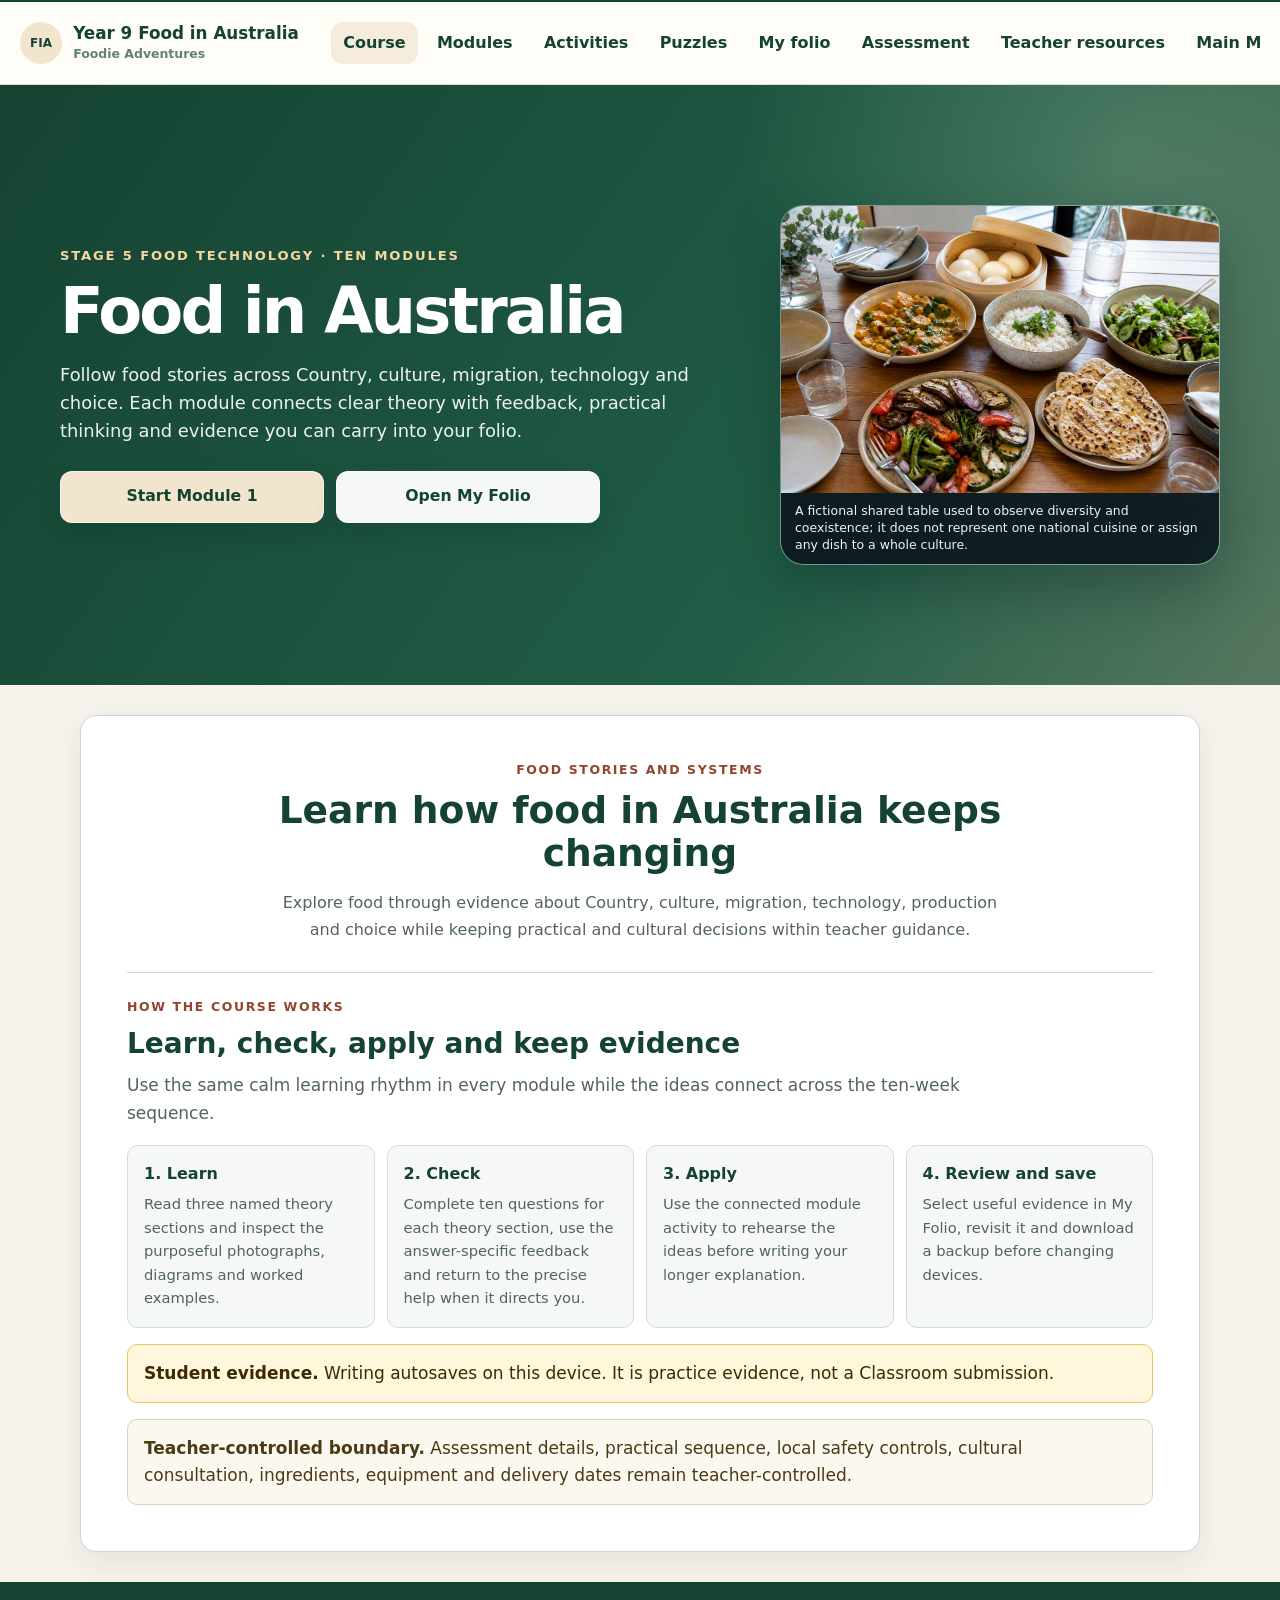
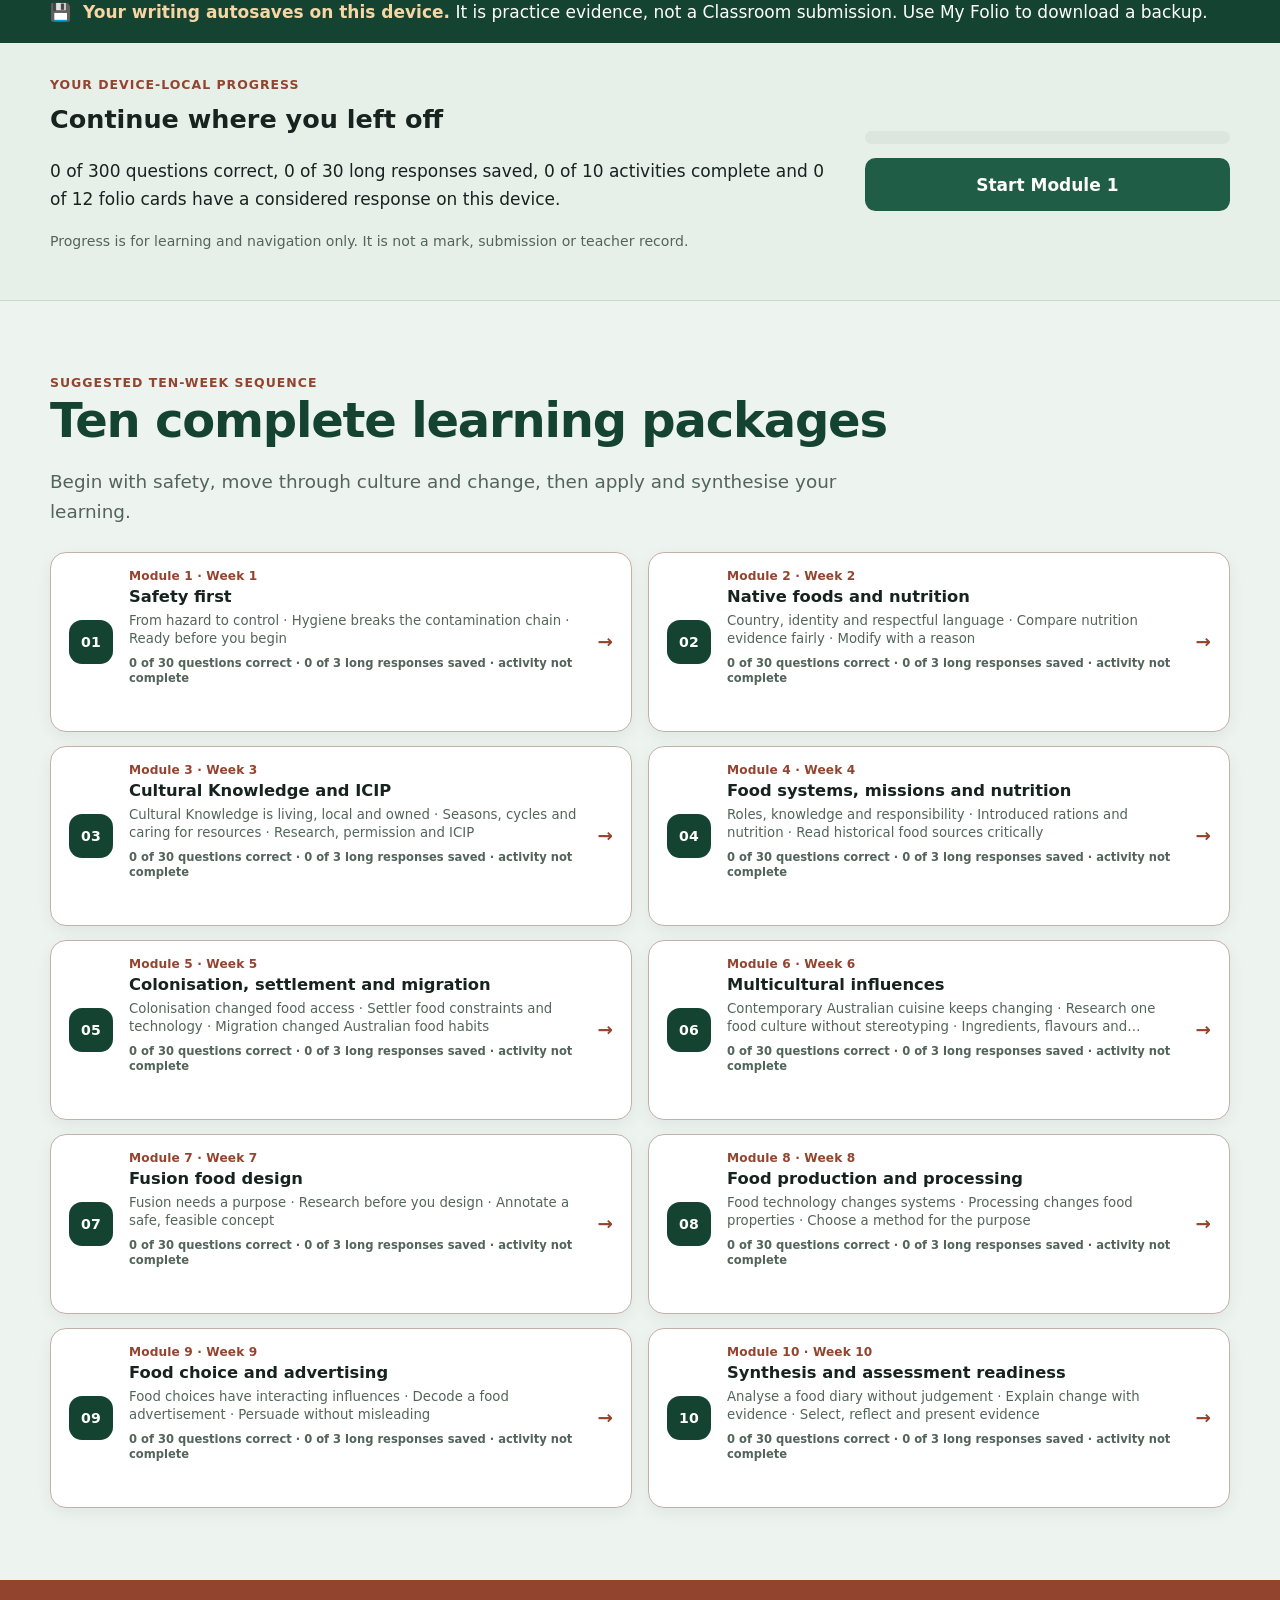
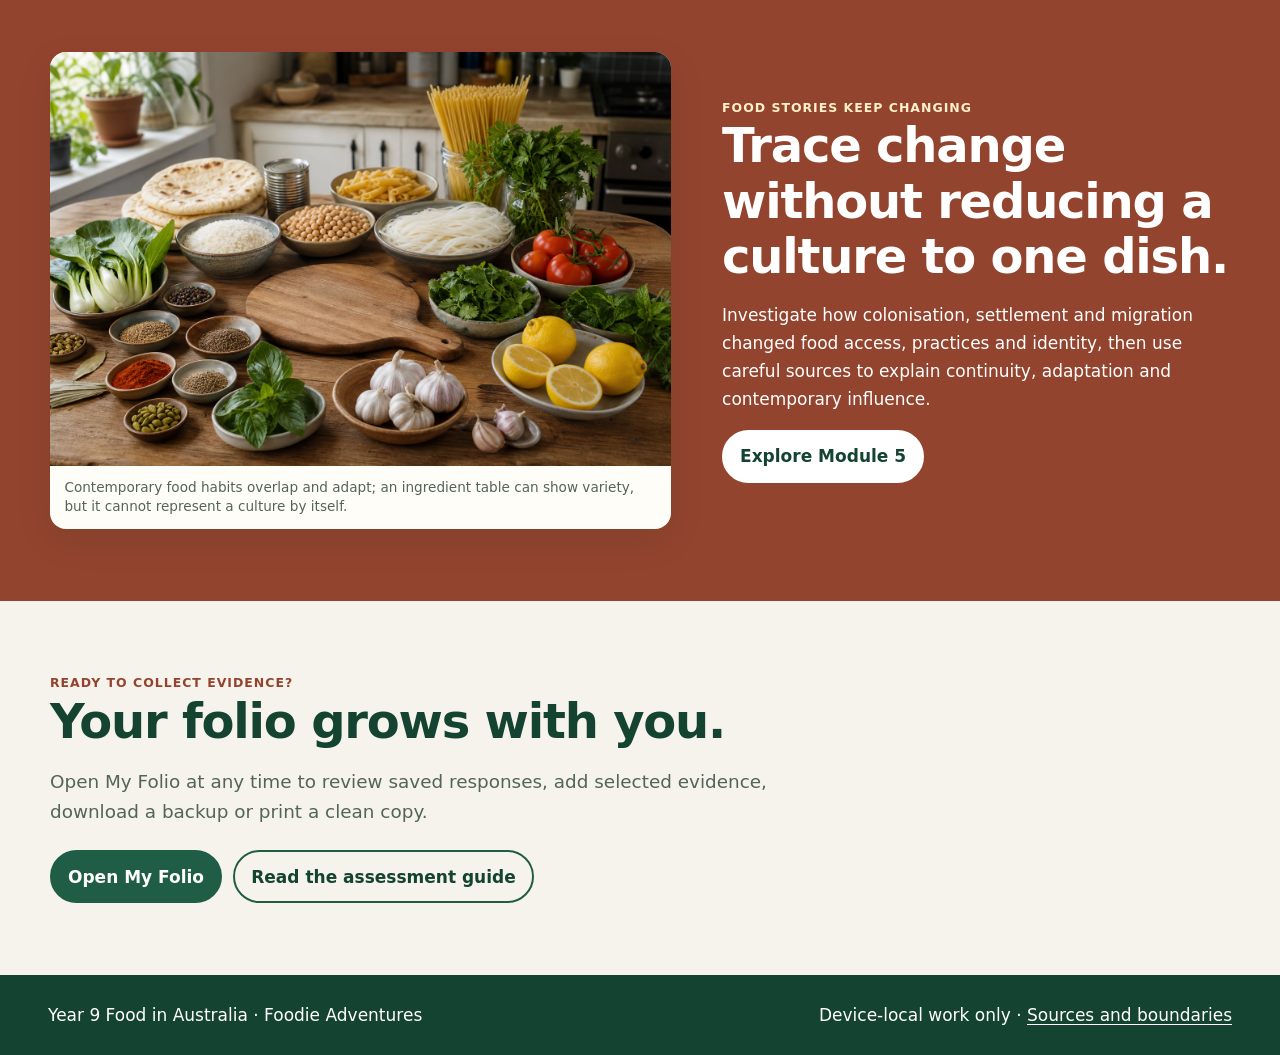
<file: index.html>
<!doctype html>
<html lang="en-AU">
<head>
  <meta charset="utf-8">
  <meta name="viewport" content="width=device-width, initial-scale=1">
  <meta name="description" content="A connected Year 9 Food in Australia learning course with theory, activities, feedback, folio evidence and teacher resources.">
  <title>Year 9 Food in Australia</title>
  <link rel="stylesheet" href="styles.css">
  <link rel="stylesheet" href="course-family-navigation.css" data-course-family-nav-styles>
  <link rel="stylesheet" href="course-family-hero.css">
  <link rel="stylesheet" href="course-family-intro.css">
  <link rel="stylesheet" href="module-pathway.css">
  <link rel="preload" as="image" href="assets/photos/m06-contemporary-food-network.png">
</head>
<body>
  <a class="skip-link" href="#main">Skip to main content</a>
  <header class="site-header">
    <div class="header-inner">
      <a class="brand" href="index.html" aria-label="Year 9 Food in Australia course home">
        <span class="brand-mark" aria-hidden="true">FIA</span>
        <span class="brand-copy"><span data-course-title>Year 9 Food in Australia</span><small data-course-subtitle>Foodie Adventures</small></span>
      </a>
    </div>
  </header>
  <nav class="site-nav" aria-label="Course navigation">
    <div class="nav-scroll"><div class="nav-inner">
      <a href="index.html" data-nav-route="course">Course</a>
      <a href="index.html#modules" data-nav-route="modules">Modules</a>
      <a href="activities.html" data-nav-route="activities">Activities</a>
      <a href="busy-work.html" data-nav-route="puzzles">Puzzles</a>
      <a href="folio.html" data-nav-route="folio">My folio</a>
      <a href="assessment.html" data-nav-route="assessment">Assessment</a>
      <a href="teacher-resources.html" data-nav-route="teacher">Teacher resources</a>
      <a href="https://stevencowell.github.io/Main-Page/" data-main-menu>Main Menu</a>
    </div></div>
  </nav>

  <main id="main">
    <section class="hero course-family-hero family-dark-hero" aria-labelledby="course-title">
      <div class="hero-inner course-family-hero-inner">
        <div class="hero-copy">
          <p class="eyebrow">Stage 5 Food Technology · ten modules</p>
          <h1 id="course-title">Food in Australia</h1>
          <p class="lede">Follow food stories across Country, culture, migration, technology and choice. Each module connects clear theory with feedback, practical thinking and evidence you can carry into your folio.</p>
          <div class="hero-actions">
            <a class="button" href="modules/module-01.html">Start Module 1</a>
            <a class="button secondary" href="folio.html">Open My Folio</a>
          </div>
        </div>
        <figure class="hero-image">
          <img src="assets/photos/m06-contemporary-food-network.png" alt="Overhead view of an unbranded shared table with steamed buns, curry, rice, salad, grilled vegetables and flatbreads in separate serving dishes.">
          <figcaption>A fictional shared table used to observe diversity and coexistence; it does not represent one national cuisine or assign any dish to a whole culture.</figcaption>
        </figure>
      </div>
    </section>

    <section class="course-family-intro" aria-labelledby="course-family-intro-title">
      <div class="course-family-intro__inner">
        <header class="course-family-intro__heading">
          <p class="course-family-intro__eyebrow">Food stories and systems</p>
          <h2 id="course-family-intro-title">Learn how food in Australia keeps changing</h2>
          <p class="course-family-intro__lede">Explore food through evidence about Country, culture, migration, technology, production and choice while keeping practical and cultural decisions within teacher guidance.</p>
        </header>
        <div class="course-family-intro__routine">
          <div class="course-family-intro__routine-heading">
            <p class="course-family-intro__eyebrow">How the course works</p>
            <h3>Learn, check, apply and keep evidence</h3>
            <p>Use the same calm learning rhythm in every module while the ideas connect across the ten-week sequence.</p>
          </div>
          <div class="course-family-intro__cards">
            <article class="course-family-intro__card"><h4>1. Learn</h4><p>Read three named theory sections and inspect the purposeful photographs, diagrams and worked examples.</p></article>
            <article class="course-family-intro__card"><h4>2. Check</h4><p>Complete ten questions for each theory section, use the answer-specific feedback and return to the precise help when it directs you.</p></article>
            <article class="course-family-intro__card"><h4>3. Apply</h4><p>Use the connected module activity to rehearse the ideas before writing your longer explanation.</p></article>
            <article class="course-family-intro__card"><h4>4. Review and save</h4><p>Select useful evidence in My Folio, revisit it and download a backup before changing devices.</p></article>
          </div>
        </div>
        <p class="course-family-intro__evidence"><strong>Student evidence.</strong> Writing autosaves on this device. It is practice evidence, not a Classroom submission.</p>
        <p class="course-family-intro__boundary"><strong>Teacher-controlled boundary.</strong> Assessment details, practical sequence, local safety controls, cultural consultation, ingredients, equipment and delivery dates remain teacher-controlled.</p>
      </div>
    </section>

    <div class="save-note">
      <div class="wrap"><span aria-hidden="true">💾</span><span><strong>Your writing autosaves on this device.</strong> It is practice evidence, not a Classroom submission. Use My Folio to download a backup.</span></div>
    </div>

    <section class="course-progress-band" aria-labelledby="course-progress-title" data-course-progress>
      <div class="wrap course-progress-card">
        <div>
          <p class="eyebrow">Your device-local progress</p>
          <h2 id="course-progress-title">Continue where you left off</h2>
          <p data-course-progress-text>0 of 300 questions correct, 0 of 30 long responses saved, 0 of 10 activities complete and 0 of 12 folio cards have a considered response on this device.</p>
          <p class="fine">Progress is for learning and navigation only. It is not a mark, submission or teacher record.</p>
        </div>
        <div class="course-progress-actions">
          <div class="progress-shell" aria-hidden="true"><div class="progress-bar" data-course-progress-bar></div></div>
          <a class="button" href="modules/module-01.html#learning-m01-s01" data-course-resume>Start Module 1</a>
        </div>
      </div>
    </section>

    <section class="soft module-pathway-section" id="modules" aria-labelledby="modules-title">
      <div class="wrap">
        <p class="eyebrow">Suggested ten-week sequence</p>
        <h2 id="modules-title">Ten complete learning packages</h2>
        <p class="lede">Begin with safety, move through culture and change, then apply and synthesise your learning.</p>
        <div class="module-grid" data-module-grid>
          <noscript><div class="notice danger"><strong>JavaScript is required to list the module routes.</strong> Ask your teacher for the printable course map if scripts are blocked.</div></noscript>
        </div>
      </div>
    </section>

    <section class="food-feature-band">
      <div class="wrap feature-grid">
        <figure class="feature-figure">
          <img class="feature-image" src="assets/photos/m05-s03-contemporary-ingredient-diversity.png" alt="Contemporary kitchen table with rice, pasta, noodles, flatbread, chickpeas, vegetables, herbs, citrus, garlic and spices arranged around a shared preparation board.">
          <figcaption>Contemporary food habits overlap and adapt; an ingredient table can show variety, but it cannot represent a culture by itself.</figcaption>
        </figure>
        <div>
          <p class="eyebrow">Food stories keep changing</p>
          <h2>Trace change without reducing a culture to one dish.</h2>
          <p>Investigate how colonisation, settlement and migration changed food access, practices and identity, then use careful sources to explain continuity, adaptation and contemporary influence.</p>
          <a class="button secondary" href="modules/module-05.html">Explore Module 5</a>
        </div>
      </div>
    </section>

    <section class="folio-cta">
      <div class="wrap">
        <p class="eyebrow">Ready to collect evidence?</p>
        <h2>Your folio grows with you.</h2>
        <p class="lede">Open My Folio at any time to review saved responses, add selected evidence, download a backup or print a clean copy.</p>
        <div class="actions"><a class="button" href="folio.html">Open My Folio</a><a class="button secondary" href="assessment.html">Read the assessment guide</a></div>
      </div>
    </section>
  </main>

  <footer class="site-footer"><div class="footer-inner"><span><span data-course-title>Year 9 Food in Australia</span> · Foodie Adventures</span><span>Device-local work only · <a href="sources.html">Sources and boundaries</a></span></div></footer>
  <script src="data/course-config.js"></script>
  <script src="data/theory-data.js"></script>
  <script src="data/check-data.js"></script>
  <script src="data/question-bank-part-a.js"></script>
  <script src="data/question-bank-part-b.js"></script>
  <script src="data/evidence-data.js"></script>
  <script src="data/activity-data.js"></script>
  <script src="data/folio-data.js"></script>
  <script src="storage.js"></script>
  <script src="check-runtime.js"></script>
  <script src="evidence-runtime.js"></script>
  <script src="activity-runtime.js"></script>
  <script src="folio-runtime.js"></script>
  <script src="shared.js"></script>
</body>
</html>
</file>
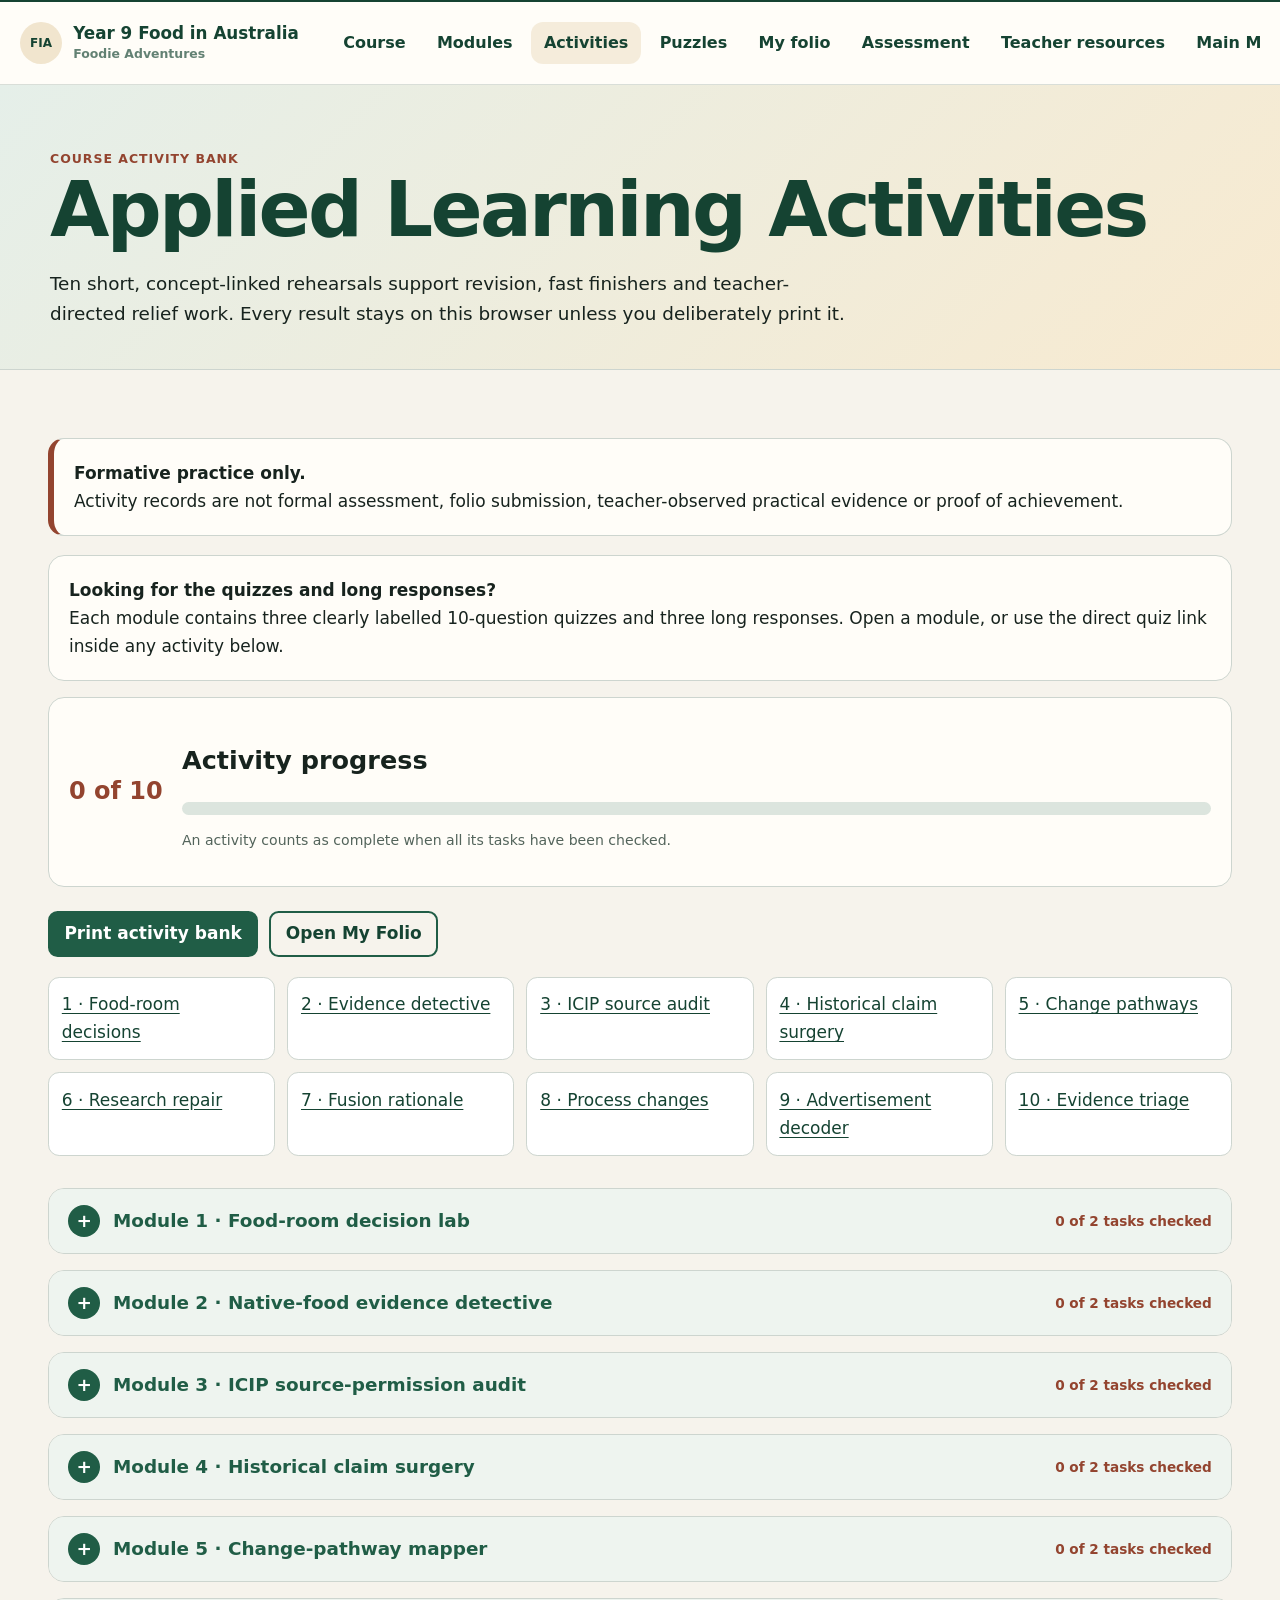
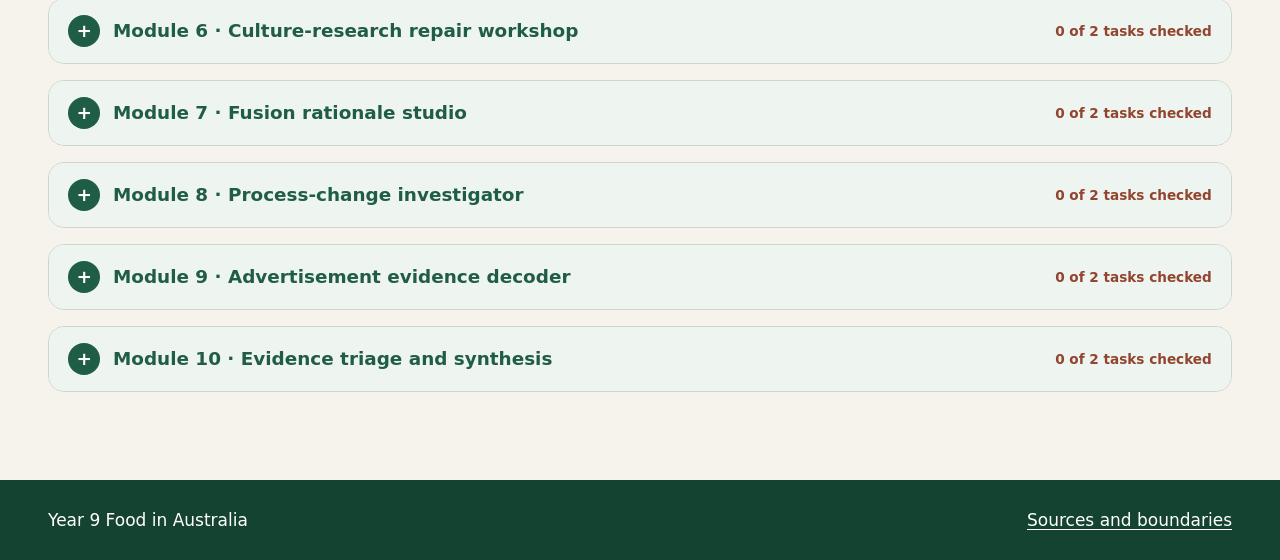
<file: activities.html>
<!doctype html>
<html lang="en-AU">
<head>
  <meta charset="utf-8">
  <meta name="viewport" content="width=device-width, initial-scale=1">
  <title>Applied Learning Activities | Year 9 Food in Australia</title>
  <link rel="stylesheet" href="styles.css">
  <style>
    .activity-bank-nav{display:grid;grid-template-columns:repeat(auto-fit,minmax(190px,1fr));gap:.75rem;margin:1.25rem 0 2rem}.activity-bank-nav a{display:block;padding:.8rem;border:1px solid var(--line,#c9d6d2);border-radius:.7rem;background:#fff}.applied-activity{margin:0 0 1rem;padding:0;border:1px solid var(--line,#c9d6d2);border-radius:1rem;background:#fff;scroll-margin-top:6rem;overflow:hidden}.applied-activity>summary{display:flex;align-items:center;gap:.8rem;padding:1rem 1.2rem;cursor:pointer;list-style:none;color:var(--forest);font-size:1.15rem;font-weight:850;background:#eef4ef}.applied-activity>summary::-webkit-details-marker{display:none}.applied-activity>summary::before{content:"+";display:grid;place-items:center;flex:0 0 auto;width:2rem;height:2rem;color:#fff;background:var(--forest);border-radius:50%}.applied-activity[open]>summary::before{content:"−"}.applied-activity>summary small{margin-left:auto;color:var(--rust);font-size:.85rem}.activity-body{padding:clamp(1rem,3vw,1.6rem)}.activity-task{margin-top:1.25rem;padding:1rem;border-radius:.8rem;background:#f5f8f7}.classification-grid{display:grid;gap:.8rem}.classification-item{display:grid;gap:.35rem;padding:.75rem;background:#fff;border-radius:.55rem}.classification-item select{width:100%;min-height:44px}.choice-row{display:flex;gap:.7rem;align-items:flex-start;padding:.7rem;margin:.4rem 0;background:#fff;border:1px solid #d6dfdc;border-radius:.55rem}.choice-row input{margin-top:.25rem;min-width:20px;min-height:20px}.sequence-list{display:grid;gap:.55rem;padding-left:1.5rem}.sequence-list li{padding:.7rem;background:#fff;border-radius:.55rem}.sequence-controls{float:right;display:inline-flex;gap:.35rem;margin-left:.5rem}.sequence-controls button{min-width:44px;min-height:44px}.activity-actions,.check-actions{display:flex;flex-wrap:wrap;gap:.7rem;margin-top:1rem}.item-feedback,.task-status,.save-state{margin:.45rem 0 0}.feedback,.evidence-boundary,.low-tech{margin-top:1rem;padding:.8rem;border-radius:.55rem}.feedback.success,.item-feedback.success{background:#e8f5ef}.feedback.review,.item-feedback.review{background:#fff3d8}.evidence-boundary{background:#f3efe3}.low-tech{border:1px dashed #7d918b}.bank-tools{display:flex;flex-wrap:wrap;gap:.7rem;margin:1rem 0}.activity-bank-progress{display:grid;grid-template-columns:auto 1fr;gap:1.2rem;align-items:center;margin:1rem 0 1.5rem}.activity-bank-progress>strong{color:var(--rust);font-size:1.5rem}@media (max-width:390px){.activity-actions,.check-actions,.bank-tools{display:grid}.activity-actions>* ,.check-actions>* ,.bank-tools>*{width:100%}.sequence-controls{float:none;display:flex;margin:.5rem 0 0}.applied-activity>summary{align-items:flex-start;flex-wrap:wrap}.applied-activity>summary small{width:100%;margin-left:2.8rem}.activity-bank-progress{grid-template-columns:1fr}}@media print{.site-header,.site-nav,.site-footer,.bank-tools,.activity-actions,button,.save-state{display:none!important}.applied-activity{break-inside:avoid;border:1px solid #777}.applied-activity:not([open])>*:not(summary){display:block!important}.activity-task{background:#fff}.feedback{display:none}.low-tech{display:block}.low-tech>summary{display:none}}
  </style>
</head>
<body>
  <a class="skip-link" href="#main">Skip to main content</a>
  <header class="site-header"><div class="header-inner"><a class="brand" href="index.html"><span class="brand-mark" aria-hidden="true">FIA</span><span class="brand-copy"><span data-course-title>Year 9 Food in Australia</span><small data-course-subtitle>Foodie Adventures</small></span></a><span class="build-chip">Published learning course</span></div></header>
  <nav class="site-nav" aria-label="Course navigation"><div class="nav-scroll"><div class="nav-inner"><a href="index.html" data-nav-route="course">Course</a><a href="index.html#modules" data-nav-route="modules">Modules</a><a aria-current="page" href="activities.html" data-nav-route="activities">Activities</a><a href="busy-work.html" data-nav-route="puzzles">Puzzles</a><a href="folio.html" data-nav-route="folio">My folio</a><a href="assessment.html" data-nav-route="assessment">Assessment</a><a href="teacher-resources.html" data-nav-route="teacher">Teacher resources</a><a href="https://stevencowell.github.io/Main-Page/" data-main-menu>Main Menu</a></div></div></nav>
  <main id="main"><div class="page-hero"><div class="wrap"><p class="eyebrow">Course activity bank</p><h1>Applied Learning Activities</h1><p class="lede">Ten short, concept-linked rehearsals support revision, fast finishers and teacher-directed relief work. Every result stays on this browser unless you deliberately print it.</p></div></div><div class="page-shell">
    <div class="notice teacher"><strong>Formative practice only.</strong> Activity records are not formal assessment, folio submission, teacher-observed practical evidence or proof of achievement.</div>
    <div class="notice"><strong>Looking for the quizzes and long responses?</strong> Each module contains three clearly labelled 10-question quizzes and three long responses. Open a module, or use the direct quiz link inside any activity below.</div>
    <section class="activity-bank-progress card" data-activity-bank-progress aria-labelledby="activity-progress-title"><strong data-activity-count>0 of 10</strong><div><h2 id="activity-progress-title">Activity progress</h2><div class="progress-shell" aria-hidden="true"><div class="progress-bar" data-activity-progress></div></div><p class="fine">An activity counts as complete when all its tasks have been checked.</p></div></section>
    <div class="bank-tools"><button type="button" onclick="window.print()">Print activity bank</button><a class="button-secondary" href="folio.html">Open My Folio</a></div>
    <nav class="activity-bank-nav" aria-label="Activity bank sections">
      <a href="#activity-m01">1 · Food-room decisions</a><a href="#activity-m02">2 · Evidence detective</a><a href="#activity-m03">3 · ICIP source audit</a><a href="#activity-m04">4 · Historical claim surgery</a><a href="#activity-m05">5 · Change pathways</a><a href="#activity-m06">6 · Research repair</a><a href="#activity-m07">7 · Fusion rationale</a><a href="#activity-m08">8 · Process changes</a><a href="#activity-m09">9 · Advertisement decoder</a><a href="#activity-m10">10 · Evidence triage</a>
    </nav>
    <details id="activity-m01" data-activity-id="activity-m01" aria-label="Module 1 activity"></details>
    <details id="activity-m02" data-activity-id="activity-m02" aria-label="Module 2 activity"></details>
    <details id="activity-m03" data-activity-id="activity-m03" aria-label="Module 3 activity"></details>
    <details id="activity-m04" data-activity-id="activity-m04" aria-label="Module 4 activity"></details>
    <details id="activity-m05" data-activity-id="activity-m05" aria-label="Module 5 activity"></details>
    <details id="activity-m06" data-activity-id="activity-m06" aria-label="Module 6 activity"></details>
    <details id="activity-m07" data-activity-id="activity-m07" aria-label="Module 7 activity"></details>
    <details id="activity-m08" data-activity-id="activity-m08" aria-label="Module 8 activity"></details>
    <details id="activity-m09" data-activity-id="activity-m09" aria-label="Module 9 activity"></details>
    <details id="activity-m10" data-activity-id="activity-m10" aria-label="Module 10 activity"></details>
  </div></main>
  <footer class="site-footer"><div class="footer-inner"><span data-course-title>Year 9 Food in Australia</span><a href="sources.html">Sources and boundaries</a></div></footer>
  <script src="data/course-config.js"></script><script src="storage.js"></script><script src="shared.js"></script><script src="data/activity-data.js"></script><script src="activity-runtime.js"></script>
</body>
</html>
</file>
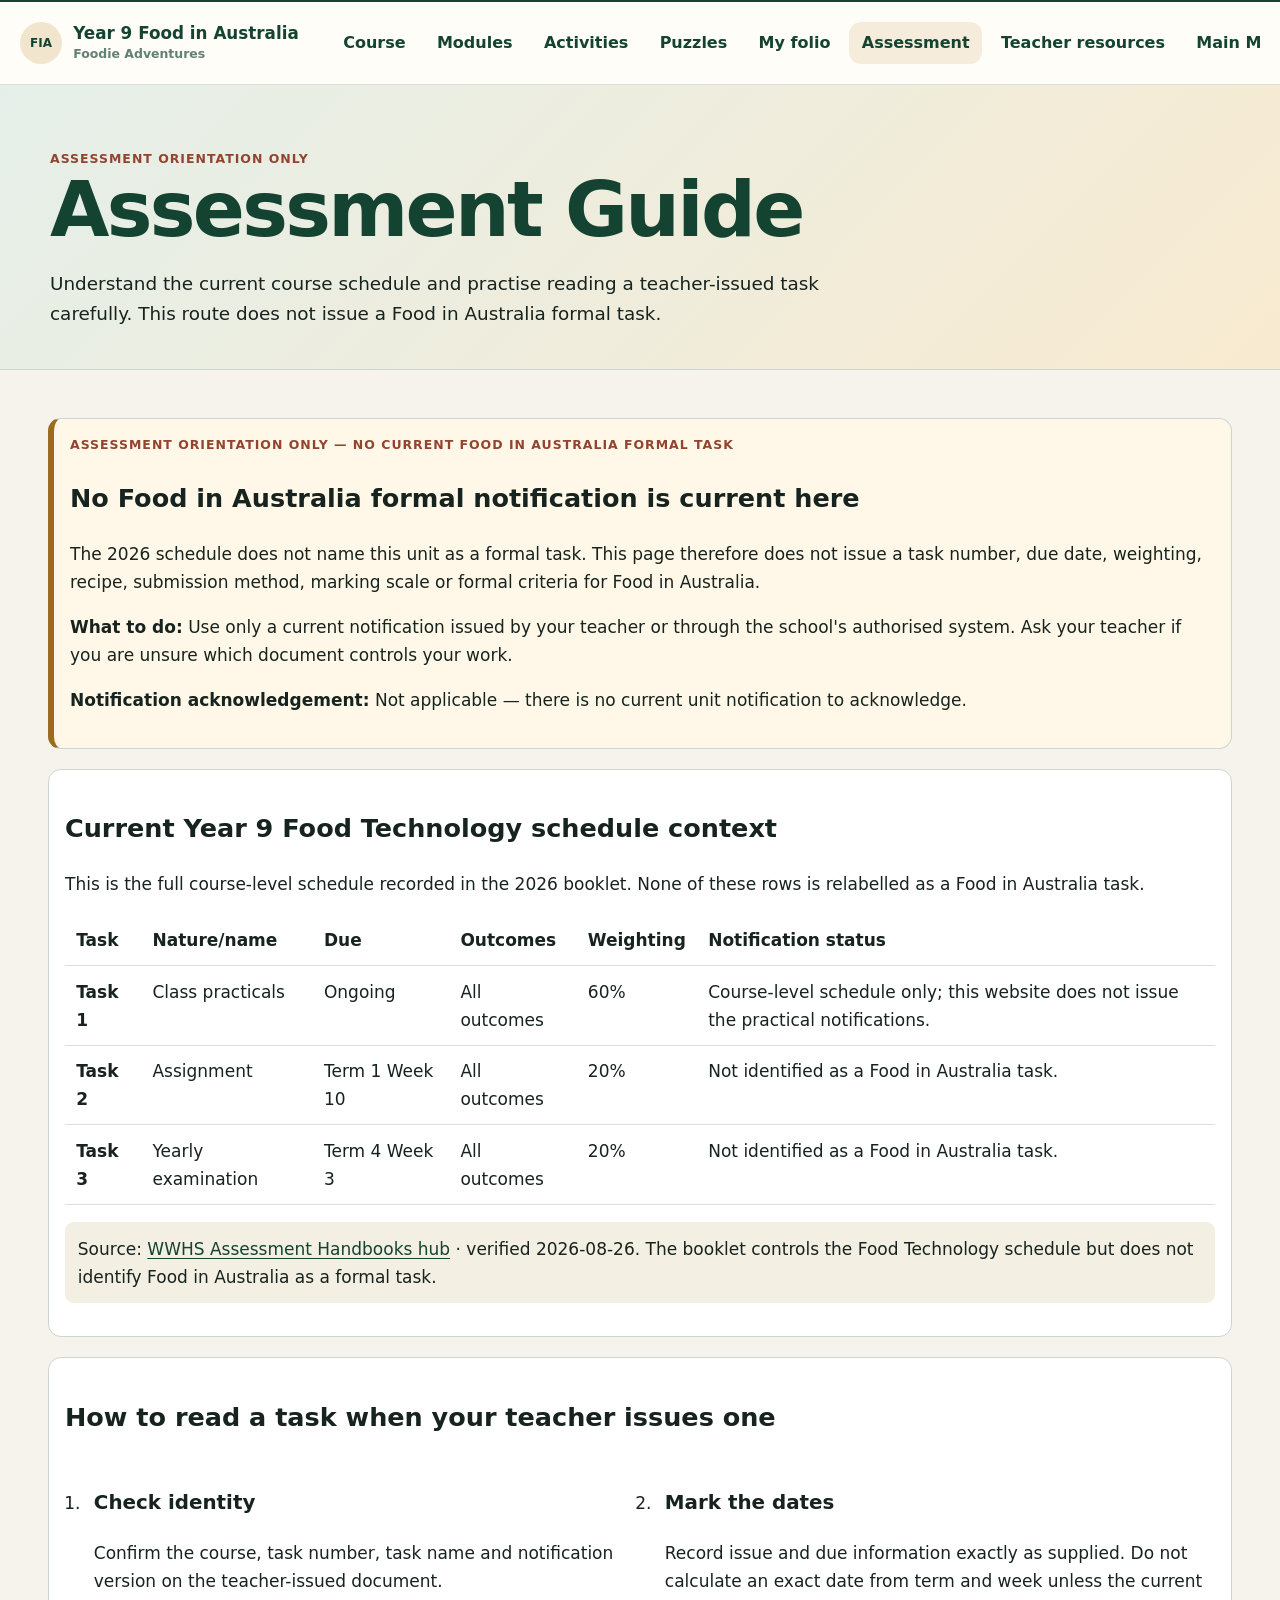
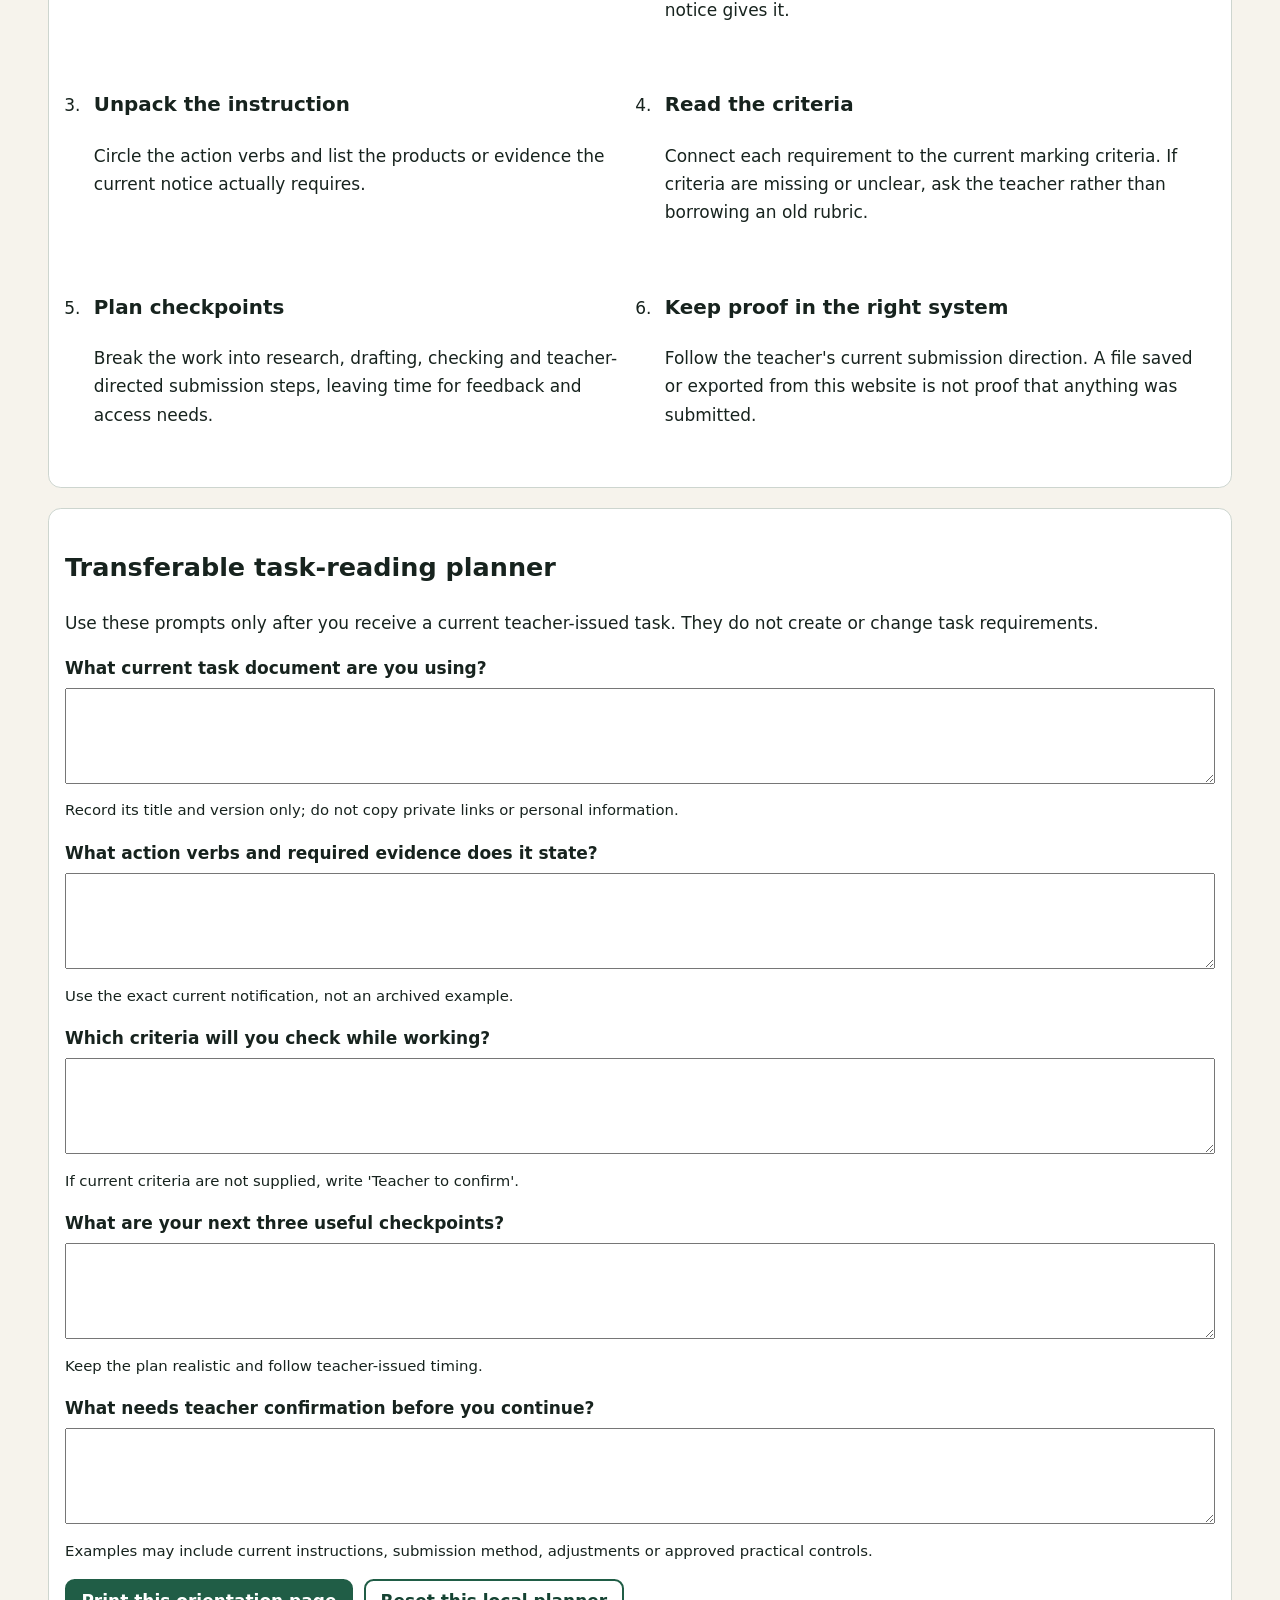
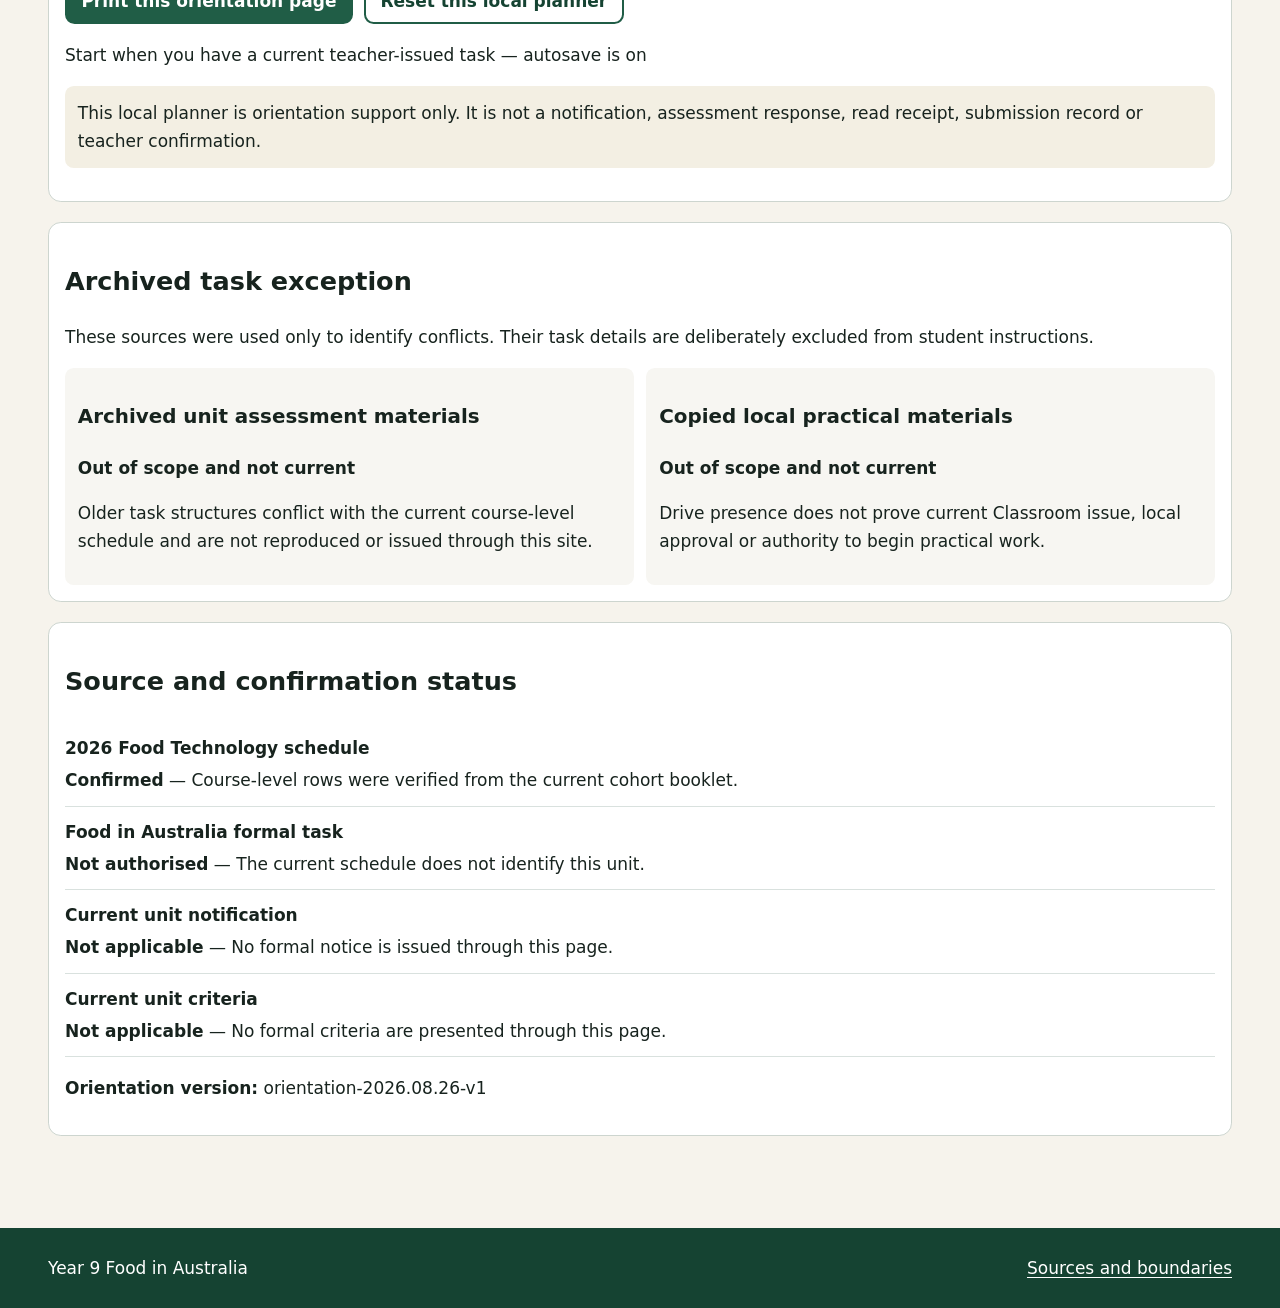
<file: assessment.html>
<!doctype html>
<html lang="en-AU">
<head>
  <meta charset="utf-8">
  <meta name="viewport" content="width=device-width, initial-scale=1">
  <title>Assessment Guide | Year 9 Food in Australia</title>
  <link rel="stylesheet" href="styles.css">
  <style>
    [data-assessment-root]>section{margin:0 0 1.25rem;padding:1rem;background:#fff;border:1px solid var(--line,#c9d6d2);border-radius:.8rem}.assessment-boundary{border-left:6px solid #9b6b1f!important;background:#fff8e8!important}.schedule-wrap{overflow-x:auto}.schedule-wrap table{width:100%;min-width:820px;border-collapse:collapse}.schedule-wrap th,.schedule-wrap td{padding:.7rem;text-align:left;vertical-align:top;border-bottom:1px solid #d9e1de}.orientation-steps{display:grid;grid-template-columns:repeat(2,minmax(0,1fr));gap:.8rem;padding-left:1.3rem}.orientation-steps li{padding:.5rem}.planner label{display:block;font-weight:700;margin-top:1rem}.planner textarea{display:block;width:100%;margin:.35rem 0;min-height:6rem;resize:vertical}.field-help{font-size:.93rem}.planner-actions{display:flex;flex-wrap:wrap;gap:.7rem;margin:1rem 0}.evidence-boundary,.source-note{padding:.8rem;background:#f3efe3;border-radius:.55rem}.exception-grid{display:grid;grid-template-columns:repeat(2,minmax(0,1fr));gap:.8rem}.exception-grid article{padding:.8rem;background:#f7f6f2;border-radius:.55rem}.status-list>div{padding:.7rem 0;border-bottom:1px solid #d9e1de}.status-list dt{font-weight:700}.status-list dd{margin:.25rem 0 0}@media(max-width:650px){.orientation-steps,.exception-grid{grid-template-columns:1fr}}@media(max-width:390px){.planner-actions{display:grid}.planner-actions>*{width:100%}.schedule-wrap{overflow:visible}.schedule-wrap table,.schedule-wrap thead,.schedule-wrap tbody,.schedule-wrap tr,.schedule-wrap th,.schedule-wrap td{display:block;min-width:0}.schedule-wrap thead{position:absolute;width:1px;height:1px;overflow:hidden;clip:rect(0 0 0 0)}.schedule-wrap tr{margin-bottom:1rem;padding:.7rem;border:1px solid #c9d6d2;border-radius:.6rem}.schedule-wrap td,.schedule-wrap th{border:0;padding:.3rem 0}.schedule-wrap td::before,.schedule-wrap th::before{content:attr(data-label) ": ";font-weight:700}}@media print{.site-header,.site-nav,.site-footer,.planner-actions{display:none!important}[data-assessment-root]>section{break-inside:avoid;border:1px solid #777}.planner textarea{border:1px solid #777}.schedule-wrap table{min-width:0;font-size:10pt}}
  </style>
</head>
<body>
  <a class="skip-link" href="#main">Skip to main content</a>
  <header class="site-header"><div class="header-inner"><a class="brand" href="index.html"><span class="brand-mark" aria-hidden="true">FIA</span><span class="brand-copy"><span data-course-title>Year 9 Food in Australia</span><small data-course-subtitle>Foodie Adventures</small></span></a><span class="build-chip">Orientation only</span></div></header>
  <nav class="site-nav" aria-label="Course navigation"><div class="nav-scroll"><div class="nav-inner"><a href="index.html" data-nav-route="course">Course</a><a href="index.html#modules" data-nav-route="modules">Modules</a><a href="activities.html" data-nav-route="activities">Activities</a><a href="busy-work.html" data-nav-route="puzzles">Puzzles</a><a href="folio.html" data-nav-route="folio">My folio</a><a aria-current="page" href="assessment.html" data-nav-route="assessment">Assessment</a><a href="teacher-resources.html" data-nav-route="teacher">Teacher resources</a><a href="https://stevencowell.github.io/Main-Page/" data-main-menu>Main Menu</a></div></div></nav>
  <main id="main"><div class="page-hero"><div class="wrap"><p class="eyebrow">Assessment orientation only</p><h1>Assessment Guide</h1><p class="lede">Understand the current course schedule and practise reading a teacher-issued task carefully. This route does not issue a Food in Australia formal task.</p></div></div><div class="page-shell"><div data-assessment-root></div></div></main>
  <footer class="site-footer"><div class="footer-inner"><span data-course-title>Year 9 Food in Australia</span><a href="sources.html">Sources and boundaries</a></div></footer>
  <script src="data/course-config.js"></script><script src="storage.js"></script><script src="shared.js"></script><script src="data/assessment-data.js"></script><script src="assessment-runtime.js"></script>
</body>
</html>
</file>
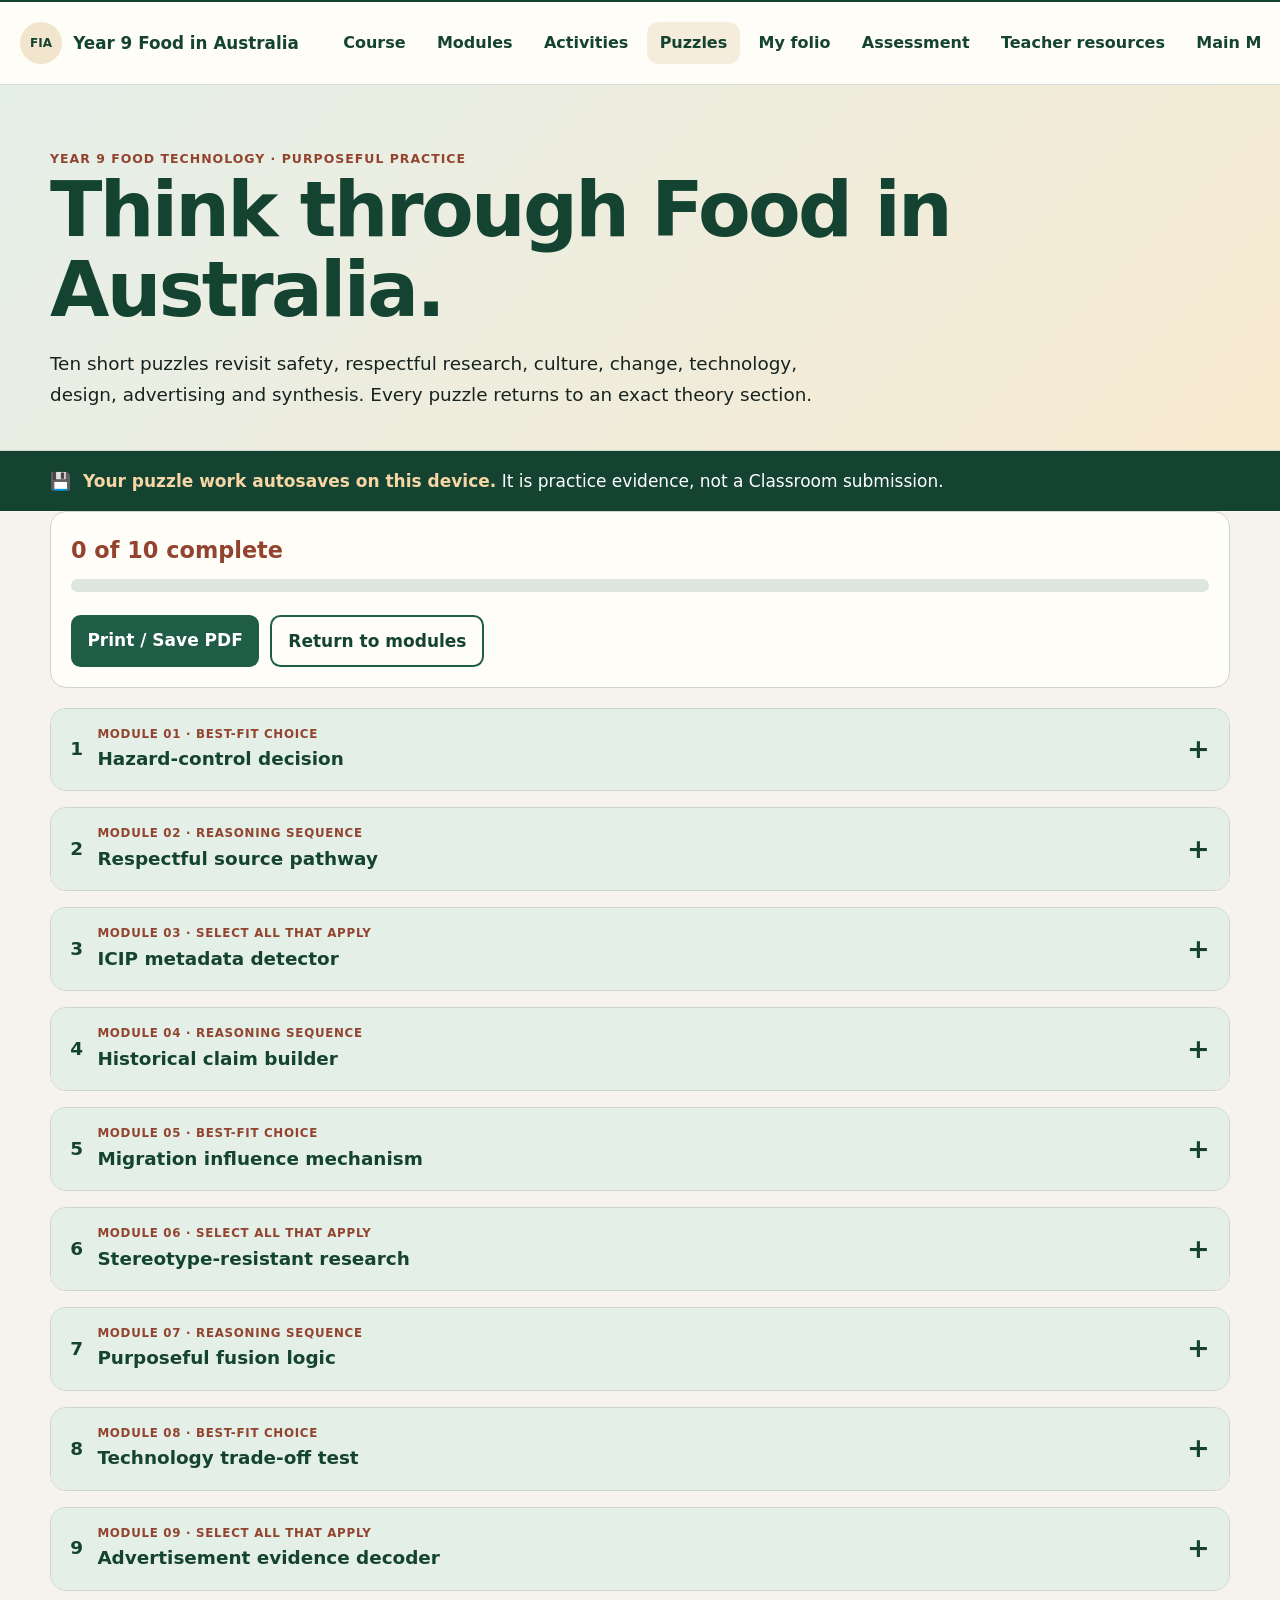
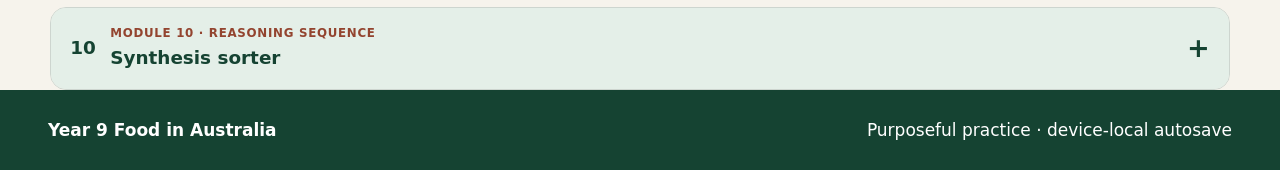
<file: busy-work.html>
<!doctype html>
<html lang="en-AU">
<head>
  <meta charset="utf-8">
  <meta name="viewport" content="width=device-width, initial-scale=1">
  <meta name="description" content="Ten purposeful Food in Australia puzzles connected to the course theory.">
  <title>Puzzles | Year 9 Food in Australia</title>
  <link rel="stylesheet" href="styles.css">
  <link rel="stylesheet" href="course-family-navigation.css" data-course-family-nav-styles>
</head>
<body>
  <a class="skip-link" href="#main">Skip to puzzles</a>
  <header class="site-header"><div class="nav-wrap">
    <a class="brand" href="index.html"><span class="brand-mark" aria-hidden="true">FIA</span><span>Year 9 Food in Australia</span></a>
    <button class="nav-toggle" aria-expanded="false" aria-controls="site-nav">Menu</button>
    <nav class="site-nav" id="site-nav" aria-label="Main navigation">
      <a href="index.html">Course</a><a href="index.html#modules">Modules</a><a href="activities.html">Activities</a><a aria-current="page" href="busy-work.html">Puzzles</a><a href="folio.html">My folio</a><a href="assessment.html">Assessment</a><a href="teacher-resources.html">Teacher resources</a><a href="https://stevencowell.github.io/Main-Page/">Main Menu</a>
    </nav>
  </div></header>
  <main id="main">
    <div class="page-hero"><div class="wrap"><p class="eyebrow">Year 9 Food Technology · purposeful practice</p><h1>Think through Food in Australia.</h1><p class="lede">Ten short puzzles revisit safety, respectful research, culture, change, technology, design, advertising and synthesis. Every puzzle returns to an exact theory section.</p></div></div>
    <div class="save-note"><div class="wrap"><span aria-hidden="true">💾</span><span><strong>Your puzzle work autosaves on this device.</strong> It is practice evidence, not a Classroom submission.</span></div></div>
    <section><div class="wrap">
      <div class="card puzzle-progress"><strong data-puzzle-progress>0 of 10 complete</strong><div class="progress-shell" aria-hidden="true"><div class="progress-bar" data-puzzle-fill></div></div><div class="actions"><button type="button" data-puzzle-print>Print / Save PDF</button><a class="button secondary" href="index.html#modules">Return to modules</a></div></div>
      <div class="puzzle-grid" data-puzzle-grid></div>
    </div></section>
  </main>
  <footer class="site-footer"><div class="footer-inner"><strong>Year 9 Food in Australia</strong><span>Purposeful practice · device-local autosave</span></div></footer>
  <script src="data/course-config.js"></script>
  <script src="storage.js"></script>
  <script src="shared.js"></script>
  <script src="data/puzzle-data.js"></script>
  <script src="puzzle-runtime.js"></script>
</body>
</html>
</file>
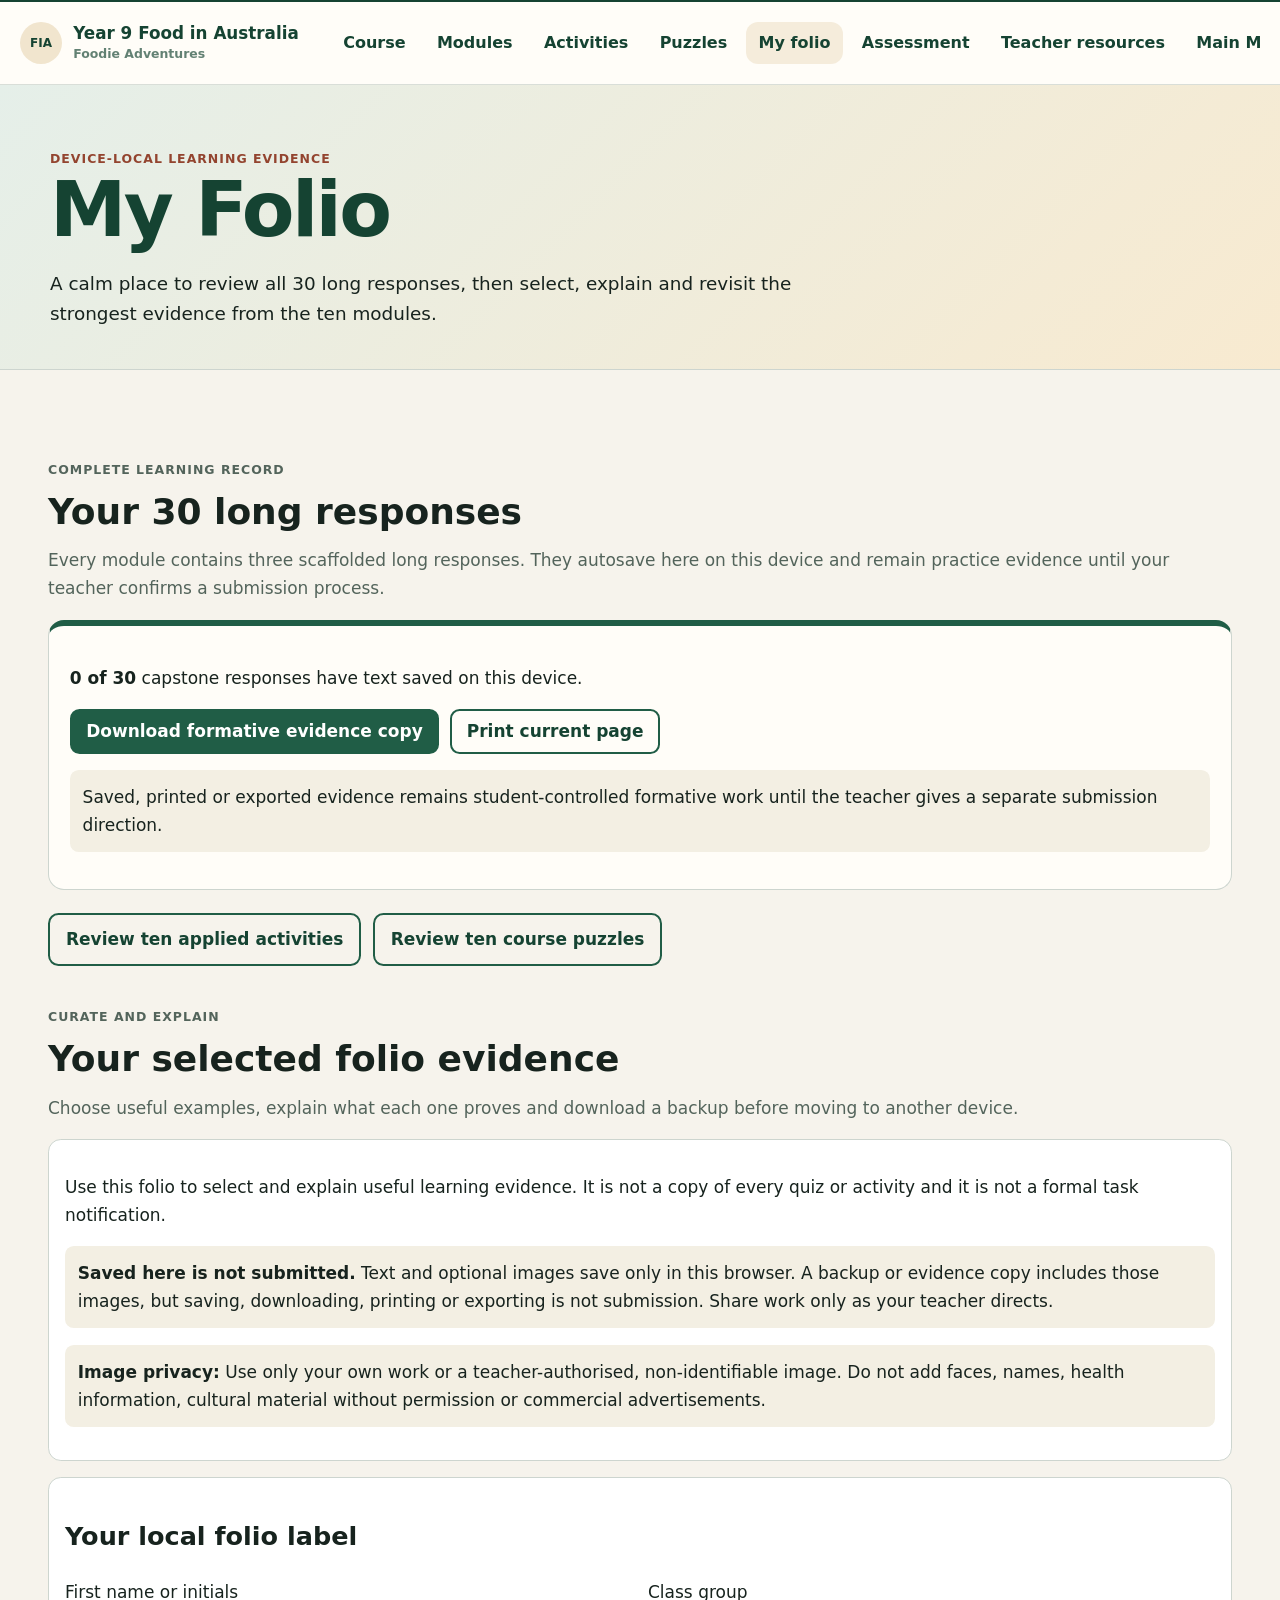
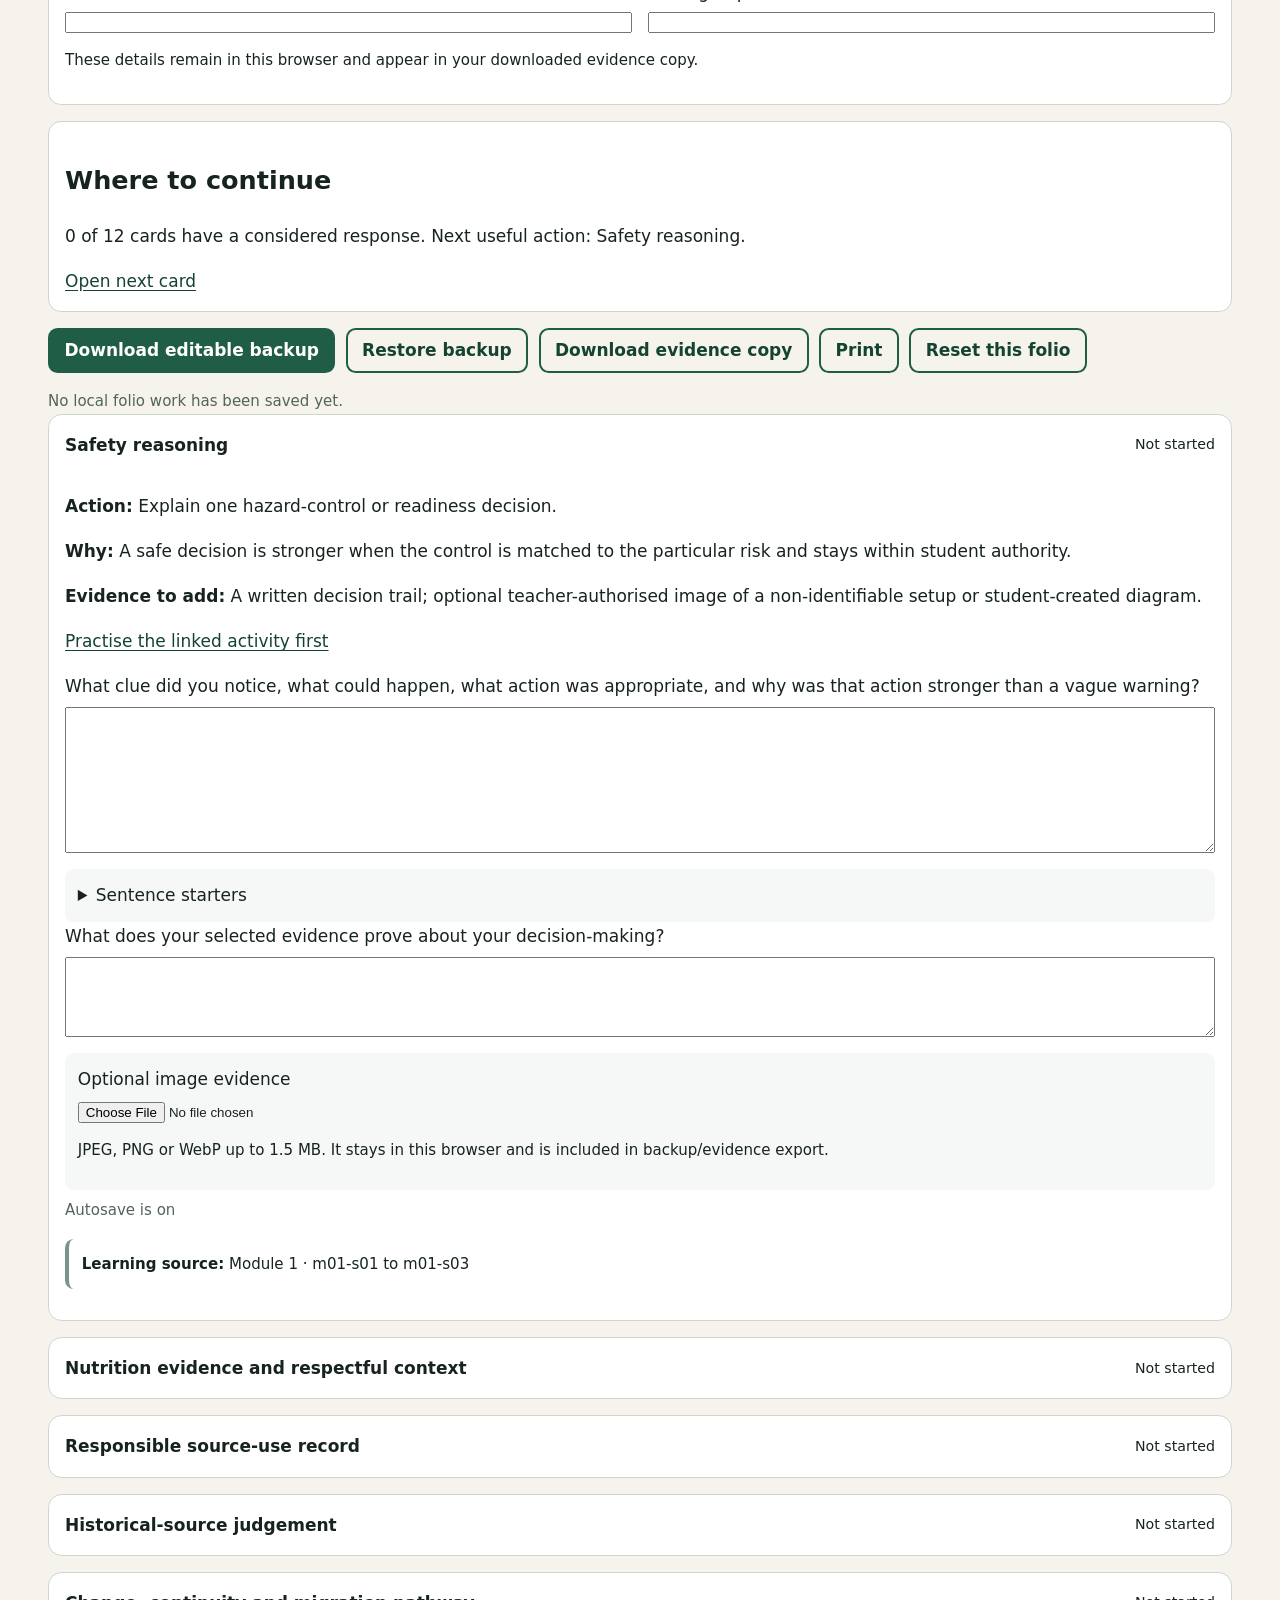
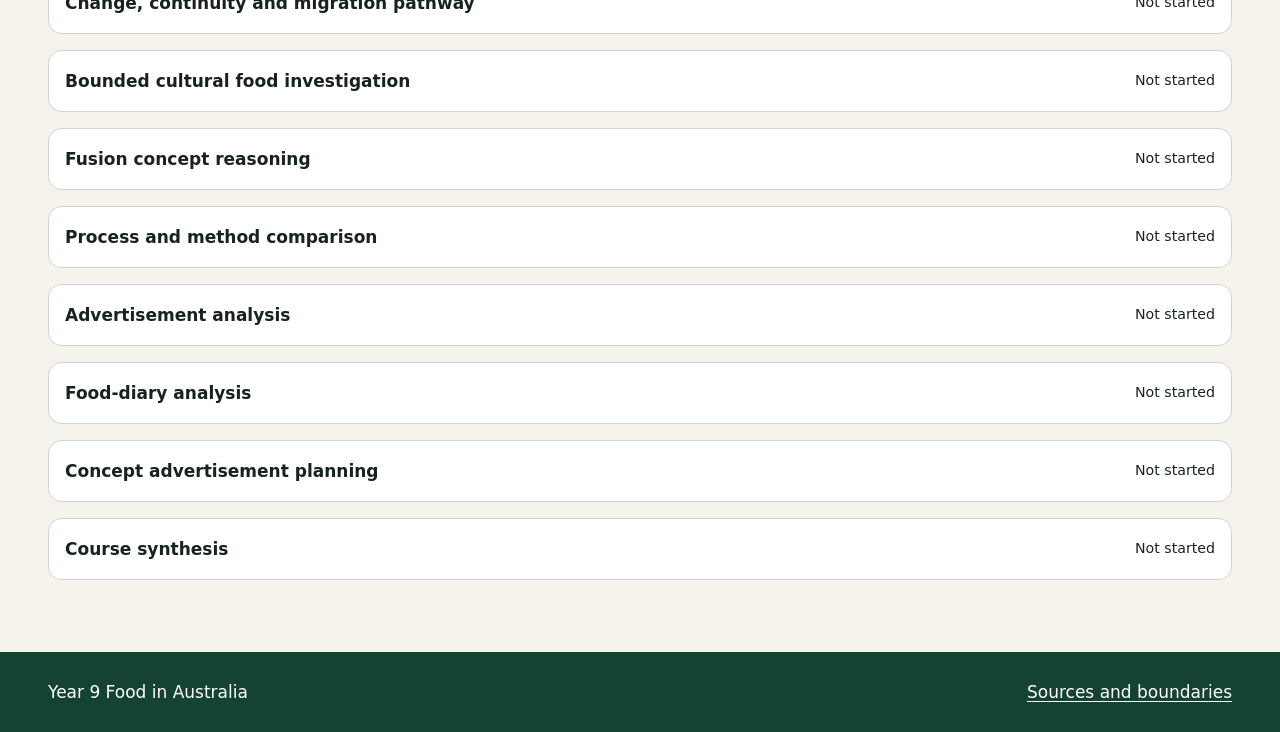
<file: folio.html>
<!doctype html>
<html lang="en-AU">
<head>
  <meta charset="utf-8">
  <meta name="viewport" content="width=device-width, initial-scale=1">
  <title>My Folio | Year 9 Food in Australia</title>
  <link rel="stylesheet" href="styles.css">
  <style>
    .folio-orientation,.folio-profile,.folio-progress{padding:1rem;margin-bottom:1rem;background:#fff;border:1px solid var(--line,#c9d6d2);border-radius:.8rem}.profile-grid{display:grid;grid-template-columns:repeat(2,minmax(0,1fr));gap:1rem}.profile-grid label{display:grid;gap:.35rem}.profile-grid input,.folio-card textarea{width:100%}.folio-tools{display:flex;flex-wrap:wrap;gap:.65rem;margin:1rem 0}.file-button{display:inline-flex;align-items:center;cursor:pointer}.folio-card-list{display:grid;gap:1rem}.folio-card{background:#fff;border:1px solid var(--line,#c9d6d2);border-radius:.85rem;scroll-margin-top:1rem;overflow:hidden}.folio-card>summary{display:flex;justify-content:space-between;gap:1rem;align-items:center;padding:1rem;font-weight:700;cursor:pointer}.folio-card>summary small{font-weight:400}.folio-card-body{padding:0 1rem 1rem}.folio-card textarea{display:block;min-height:8rem;margin:.4rem 0 1rem;padding:.75rem;resize:vertical}.folio-card textarea[data-field="caption"]{min-height:5rem}.support,.image-workspace,.source-note,.evidence-boundary{margin-top:1rem;padding:.8rem;border-radius:.55rem}.support,.image-workspace{background:#f5f8f7}.evidence-boundary{background:#f3efe3}.image-workspace input{display:block;margin:.5rem 0}.image-workspace img{display:block;max-width:100%;max-height:420px;object-fit:contain;border-radius:.5rem}.field-help,.save-state,.source-note{font-size:.94rem}.source-note{border-left:4px solid #78948c}@media(max-width:390px){.profile-grid{grid-template-columns:1fr}.folio-tools{display:grid}.folio-tools>*{width:100%}.folio-card>summary{align-items:flex-start;flex-direction:column}.folio-card-body{padding:0 .8rem .8rem}}@media print{.site-header,.site-nav,.site-footer,.folio-tools,.field-help,.support{display:none!important}.folio-card{break-inside:avoid}.folio-card>summary{display:block}.folio-card-body{display:block!important}.folio-card textarea{border:0;min-height:4rem}.image-workspace input,.image-workspace button{display:none!important}}
  </style>
</head>
<body>
  <a class="skip-link" href="#main">Skip to main content</a>
  <header class="site-header"><div class="header-inner"><a class="brand" href="index.html"><span class="brand-mark" aria-hidden="true">FIA</span><span class="brand-copy"><span data-course-title>Year 9 Food in Australia</span><small data-course-subtitle>Foodie Adventures</small></span></a><span class="build-chip">Published learning course</span></div></header>
  <nav class="site-nav" aria-label="Course navigation"><div class="nav-scroll"><div class="nav-inner"><a href="index.html" data-nav-route="course">Course</a><a href="index.html#modules" data-nav-route="modules">Modules</a><a href="activities.html" data-nav-route="activities">Activities</a><a href="busy-work.html" data-nav-route="puzzles">Puzzles</a><a aria-current="page" href="folio.html" data-nav-route="folio">My folio</a><a href="assessment.html" data-nav-route="assessment">Assessment</a><a href="teacher-resources.html" data-nav-route="teacher">Teacher resources</a><a href="https://stevencowell.github.io/Main-Page/" data-main-menu>Main Menu</a></div></div></nav>
  <main id="main"><div class="page-hero"><div class="wrap"><p class="eyebrow">Device-local learning evidence</p><h1>My Folio</h1><p class="lede">A calm place to review all 30 long responses, then select, explain and revisit the strongest evidence from the ten modules.</p></div></div><div class="page-shell">
    <section class="section" aria-labelledby="guided-responses-title">
      <div class="section-heading"><p class="eyebrow">Complete learning record</p><h2 id="guided-responses-title">Your 30 long responses</h2><p>Every module contains three scaffolded long responses. They autosave here on this device and remain practice evidence until your teacher confirms a submission process.</p></div>
      <div class="resource-feature" data-evidence-summary></div>
      <div class="actions"><a class="button secondary" href="activities.html">Review ten applied activities</a><a class="button secondary" href="busy-work.html">Review ten course puzzles</a></div>
    </section>
    <section class="section" aria-labelledby="selected-evidence-title">
      <div class="section-heading"><p class="eyebrow">Curate and explain</p><h2 id="selected-evidence-title">Your selected folio evidence</h2><p>Choose useful examples, explain what each one proves and download a backup before moving to another device.</p></div>
      <div data-folio-root></div>
    </section>
  </div></main>
  <footer class="site-footer"><div class="footer-inner"><span data-course-title>Year 9 Food in Australia</span><a href="sources.html">Sources and boundaries</a></div></footer>
  <script src="data/course-config.js"></script><script src="data/evidence-data.js"></script><script src="storage.js"></script><script src="shared.js"></script><script src="evidence-runtime.js"></script><script src="data/folio-data.js"></script><script src="folio-runtime.js"></script>
</body>
</html>
</file>
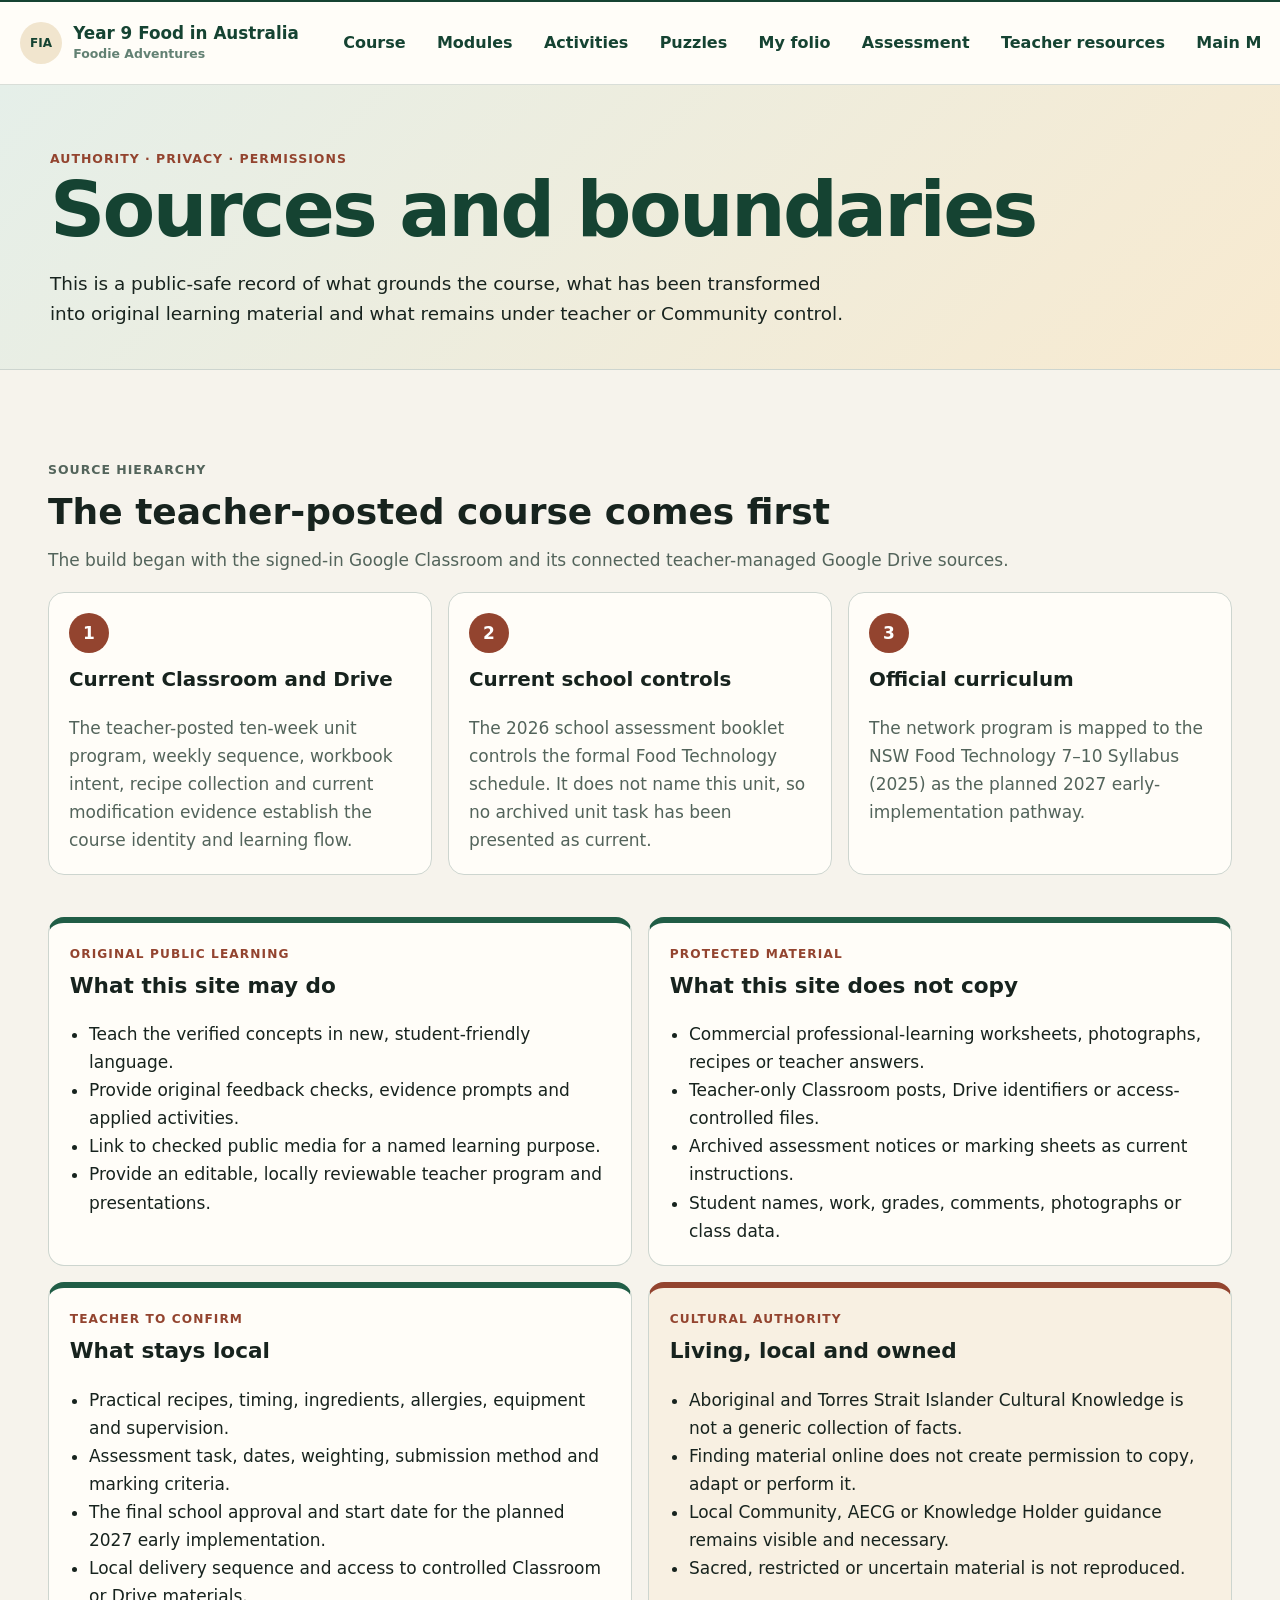
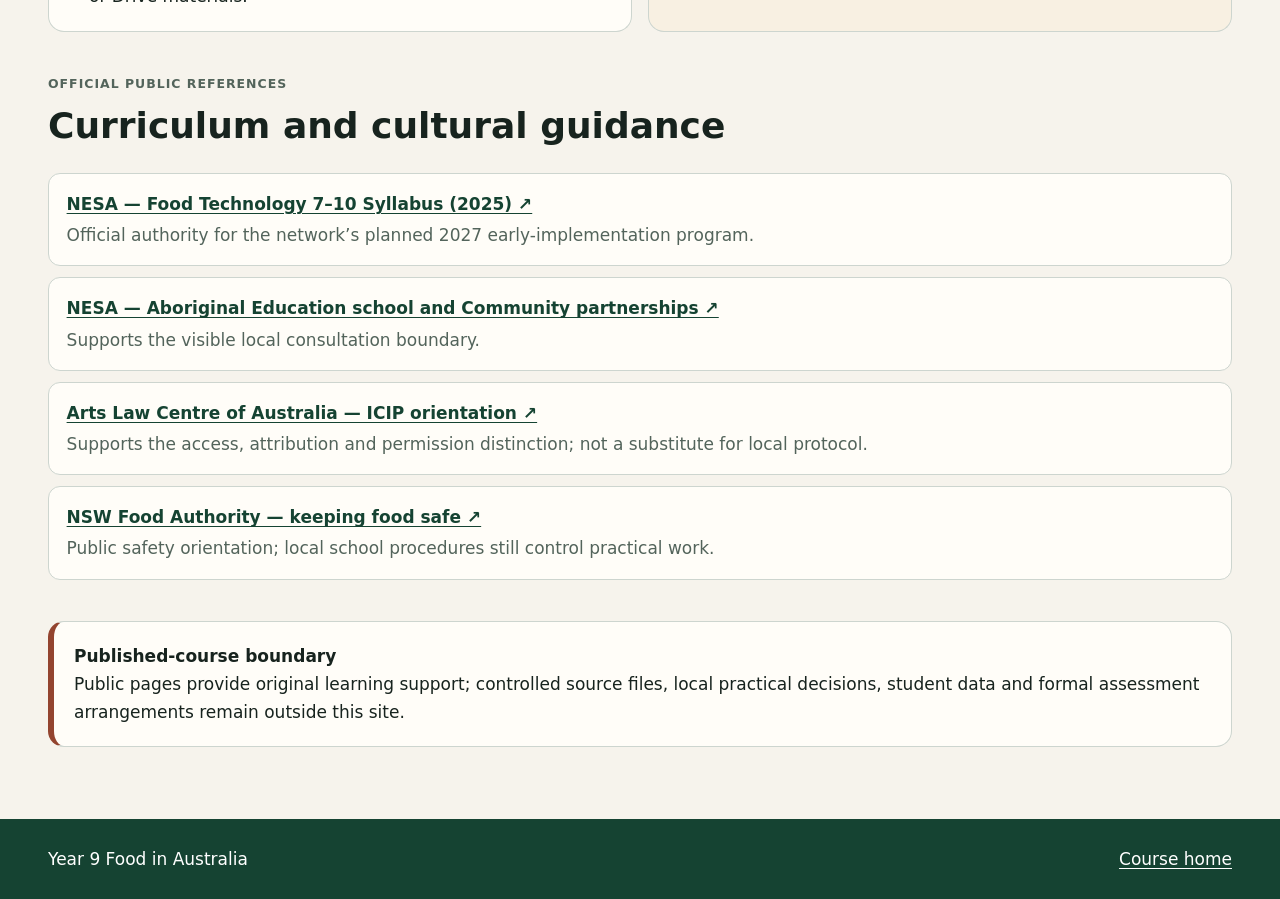
<file: sources.html>
<!doctype html>
<html lang="en-AU">
<head>
  <meta charset="utf-8">
  <meta name="viewport" content="width=device-width, initial-scale=1">
  <meta name="description" content="Public-safe source, authority, privacy and cultural boundaries for Year 9 Food in Australia.">
  <title>Sources and Boundaries | Year 9 Food in Australia</title>
  <link rel="stylesheet" href="styles.css">
</head>
<body>
  <a class="skip-link" href="#main">Skip to main content</a>
  <header class="site-header"><div class="header-inner"><a class="brand" href="index.html"><span class="brand-mark" aria-hidden="true">FIA</span><span class="brand-copy"><span data-course-title>Year 9 Food in Australia</span><small data-course-subtitle>Foodie Adventures</small></span></a><span class="build-chip">Published learning course</span></div></header>
  <nav class="site-nav" aria-label="Course navigation"><div class="nav-scroll"><div class="nav-inner"><a href="index.html" data-nav-route="course">Course</a><a href="index.html#modules" data-nav-route="modules">Modules</a><a href="activities.html" data-nav-route="activities">Activities</a><a href="busy-work.html" data-nav-route="puzzles">Puzzles</a><a href="folio.html" data-nav-route="folio">My folio</a><a href="assessment.html" data-nav-route="assessment">Assessment</a><a href="teacher-resources.html" data-nav-route="teacher">Teacher resources</a><a href="https://stevencowell.github.io/Main-Page/" data-main-menu>Main Menu</a></div></div></nav>
  <main id="main"><div class="page-hero"><div class="wrap"><p class="eyebrow">Authority · privacy · permissions</p><h1>Sources and boundaries</h1><p class="lede">This is a public-safe record of what grounds the course, what has been transformed into original learning material and what remains under teacher or Community control.</p></div></div><div class="page-shell">

    <section class="section source-priority" aria-labelledby="priority-title">
      <div class="section-heading"><p class="eyebrow">Source hierarchy</p><h2 id="priority-title">The teacher-posted course comes first</h2><p>The build began with the signed-in Google Classroom and its connected teacher-managed Google Drive sources.</p></div>
      <div class="source-steps">
        <article><span>1</span><h3>Current Classroom and Drive</h3><p>The teacher-posted ten-week unit program, weekly sequence, workbook intent, recipe collection and current modification evidence establish the course identity and learning flow.</p></article>
        <article><span>2</span><h3>Current school controls</h3><p>The 2026 school assessment booklet controls the formal Food Technology schedule. It does not name this unit, so no archived unit task has been presented as current.</p></article>
        <article><span>3</span><h3>Official curriculum</h3><p>The network program is mapped to the NSW Food Technology 7–10 Syllabus (2025) as the planned 2027 early-implementation pathway.</p></article>
      </div>
    </section>

    <section class="section boundary-grid" aria-label="Course boundaries">
      <article class="boundary-card"><p class="component-label">Original public learning</p><h2>What this site may do</h2><ul><li>Teach the verified concepts in new, student-friendly language.</li><li>Provide original feedback checks, evidence prompts and applied activities.</li><li>Link to checked public media for a named learning purpose.</li><li>Provide an editable, locally reviewable teacher program and presentations.</li></ul></article>
      <article class="boundary-card"><p class="component-label">Protected material</p><h2>What this site does not copy</h2><ul><li>Commercial professional-learning worksheets, photographs, recipes or teacher answers.</li><li>Teacher-only Classroom posts, Drive identifiers or access-controlled files.</li><li>Archived assessment notices or marking sheets as current instructions.</li><li>Student names, work, grades, comments, photographs or class data.</li></ul></article>
      <article class="boundary-card"><p class="component-label">Teacher to confirm</p><h2>What stays local</h2><ul><li>Practical recipes, timing, ingredients, allergies, equipment and supervision.</li><li>Assessment task, dates, weighting, submission method and marking criteria.</li><li>The final school approval and start date for the planned 2027 early implementation.</li><li>Local delivery sequence and access to controlled Classroom or Drive materials.</li></ul></article>
      <article class="boundary-card cultural"><p class="component-label">Cultural authority</p><h2>Living, local and owned</h2><ul><li>Aboriginal and Torres Strait Islander Cultural Knowledge is not a generic collection of facts.</li><li>Finding material online does not create permission to copy, adapt or perform it.</li><li>Local Community, AECG or Knowledge Holder guidance remains visible and necessary.</li><li>Sacred, restricted or uncertain material is not reproduced.</li></ul></article>
    </section>

    <section class="section" aria-labelledby="official-title">
      <div class="section-heading"><p class="eyebrow">Official public references</p><h2 id="official-title">Curriculum and cultural guidance</h2></div>
      <ul class="source-list">
        <li><a href="https://curriculum.nsw.edu.au/learning-areas/tas/food-technology-7-10-2025/overview/course" target="_blank" rel="noopener">NESA — Food Technology 7–10 Syllabus (2025) ↗</a><span>Official authority for the network’s planned 2027 early-implementation program.</span></li>
        <li><a href="https://www.nsw.gov.au/education-and-training/nesa/aboriginal-education/school-community-partnerships" target="_blank" rel="noopener">NESA — Aboriginal Education school and Community partnerships ↗</a><span>Supports the visible local consultation boundary.</span></li>
        <li><a href="https://www.artslaw.com.au/information-sheet/indigenous-cultural-intellectual-property-icip-aitb/" target="_blank" rel="noopener">Arts Law Centre of Australia — ICIP orientation ↗</a><span>Supports the access, attribution and permission distinction; not a substitute for local protocol.</span></li>
        <li><a href="https://www.foodauthority.nsw.gov.au/consumer/keeping-food-safe/key-tips" target="_blank" rel="noopener">NSW Food Authority — keeping food safe ↗</a><span>Public safety orientation; local school procedures still control practical work.</span></li>
      </ul>
    </section>

    <section class="section"><div class="notice teacher"><strong>Published-course boundary</strong> Public pages provide original learning support; controlled source files, local practical decisions, student data and formal assessment arrangements remain outside this site.</div></section>
  </div></main>
  <footer class="site-footer"><div class="footer-inner"><span data-course-title>Year 9 Food in Australia</span><a href="index.html">Course home</a></div></footer>
  <script src="data/course-config.js"></script><script src="storage.js"></script><script src="shared.js"></script>
</body>
</html>
</file>
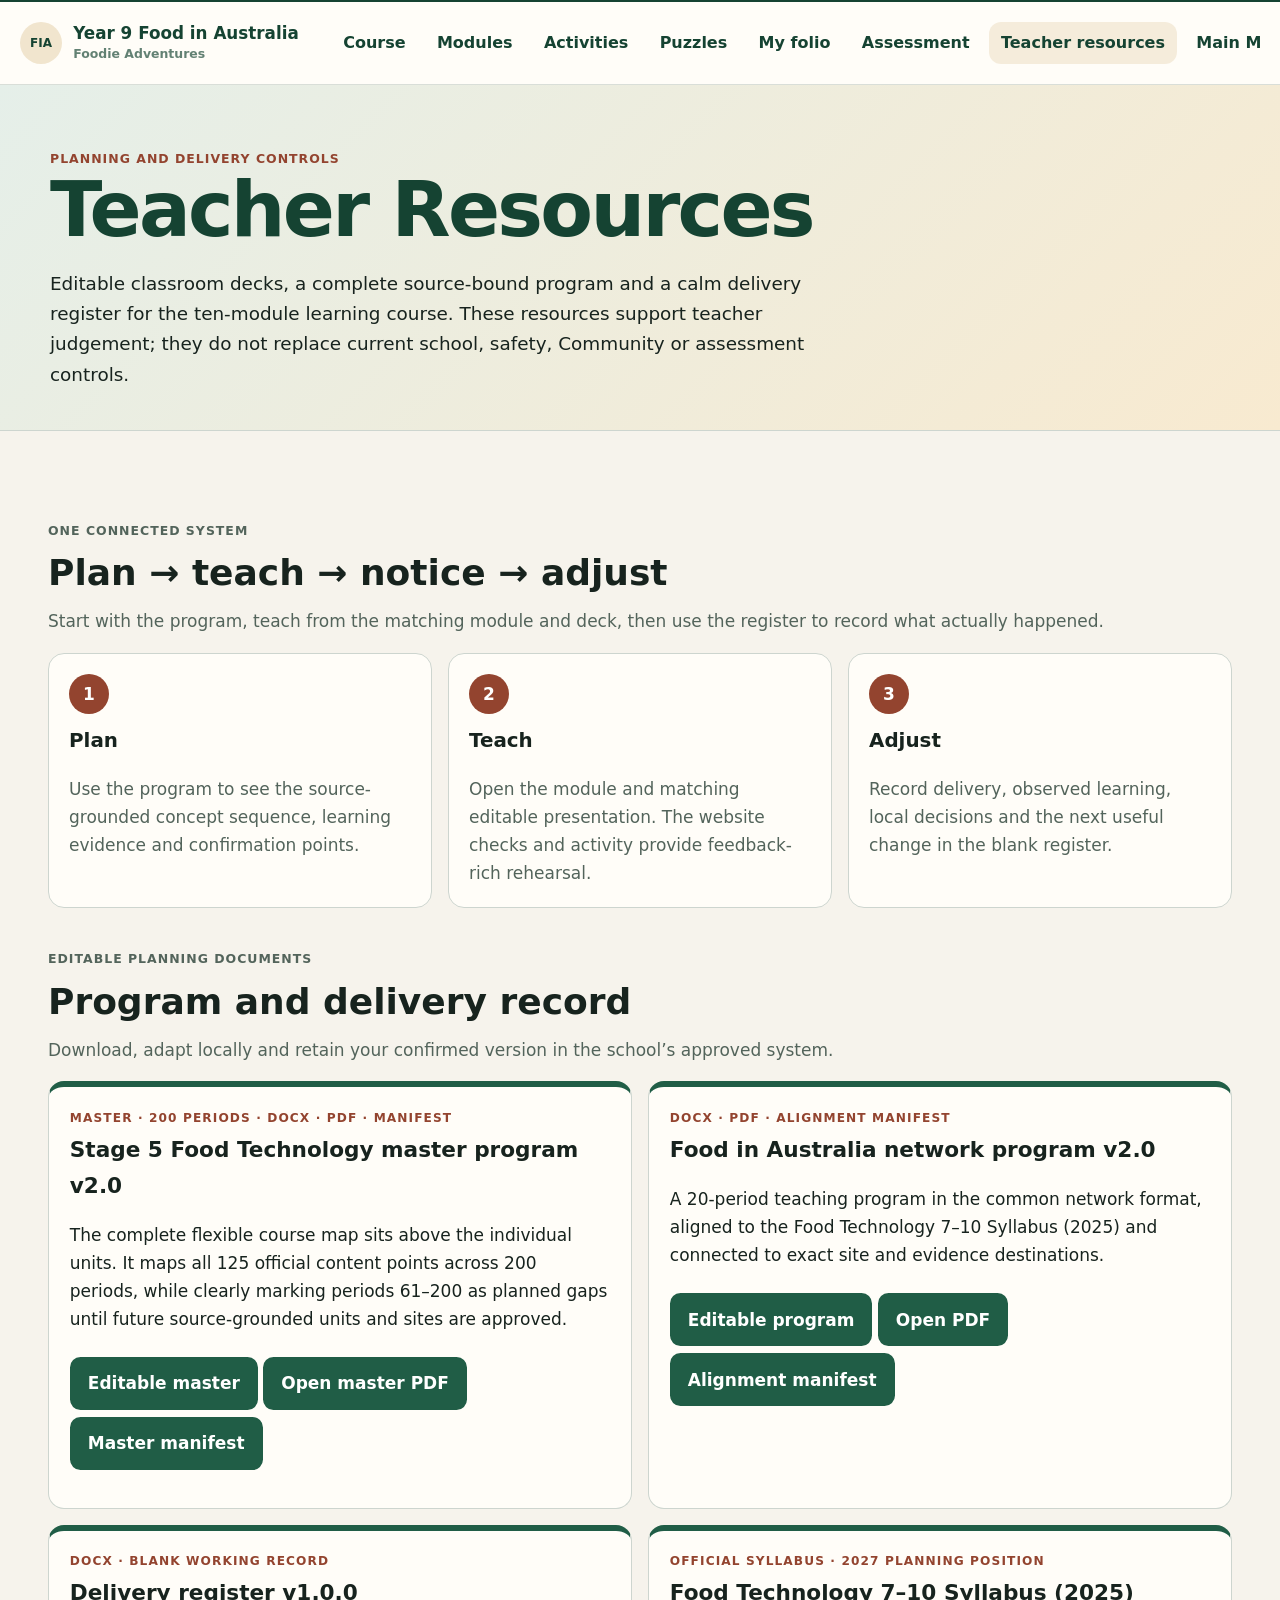
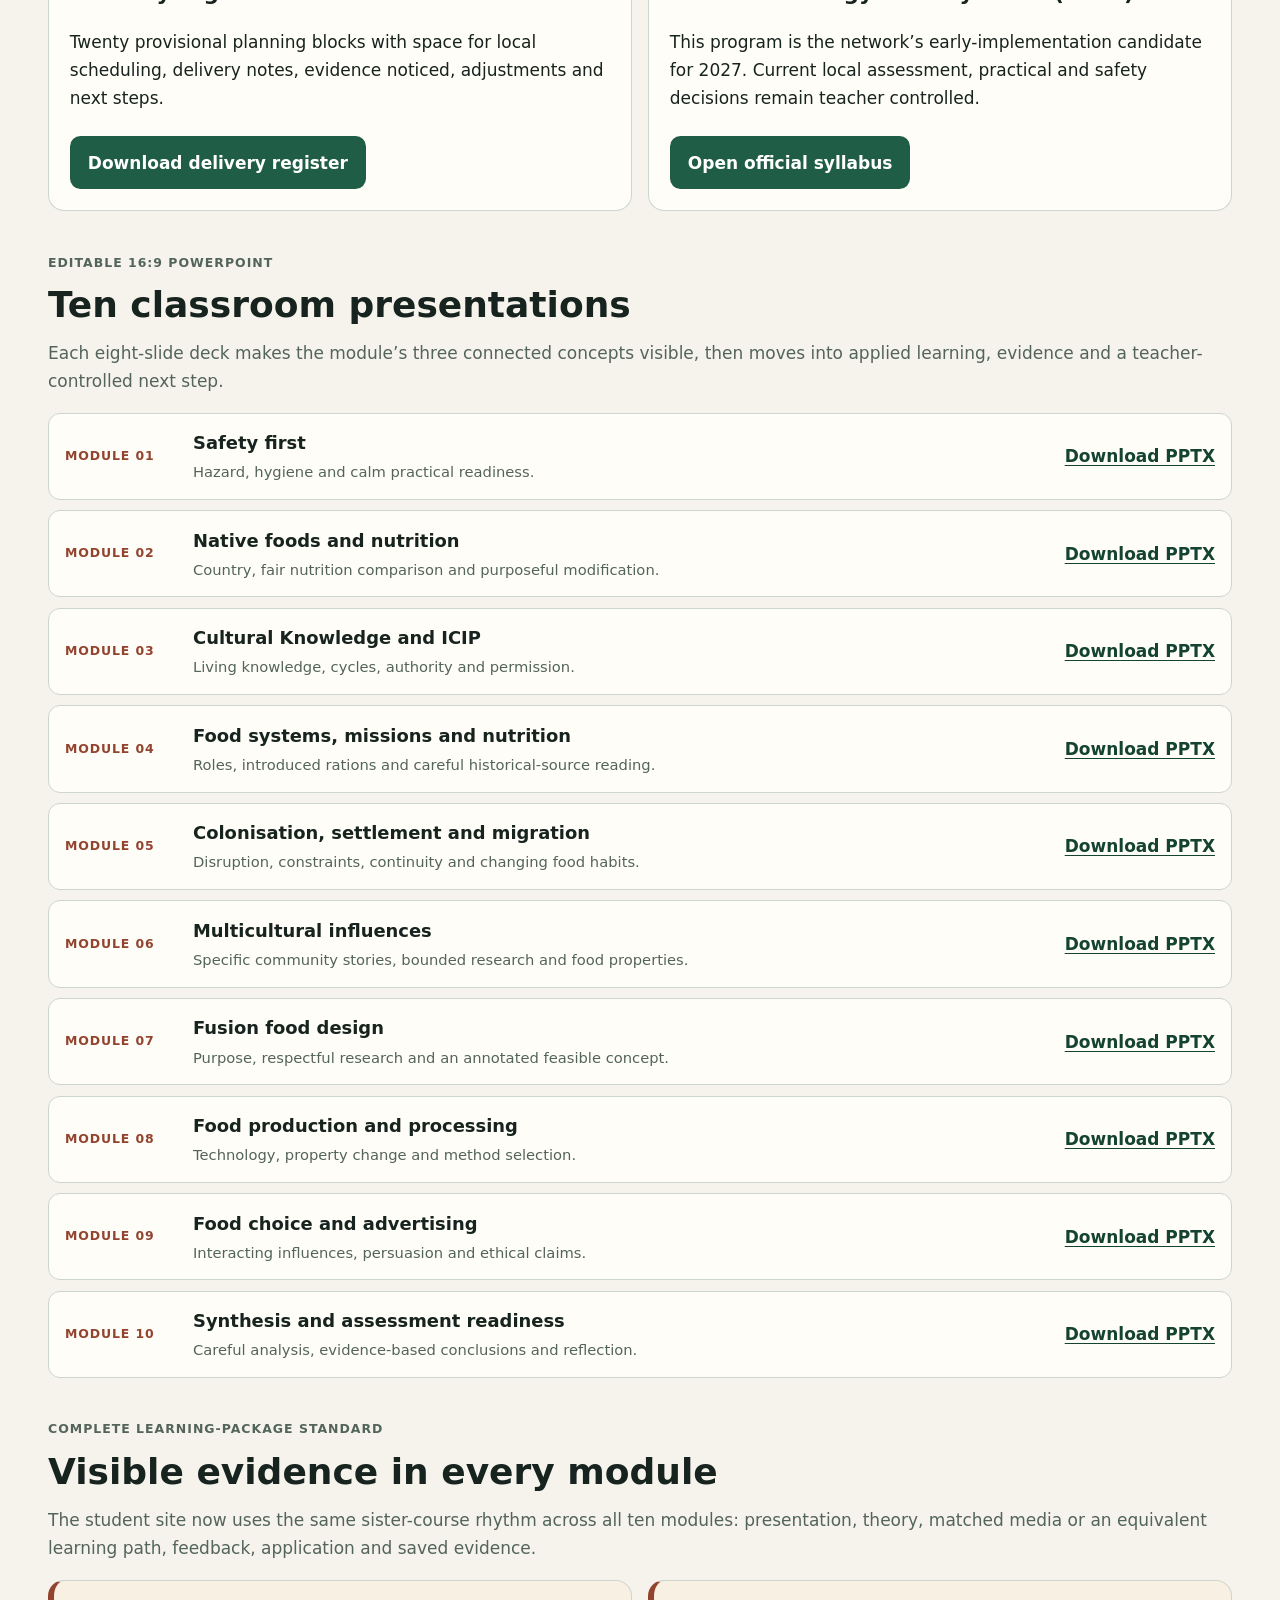
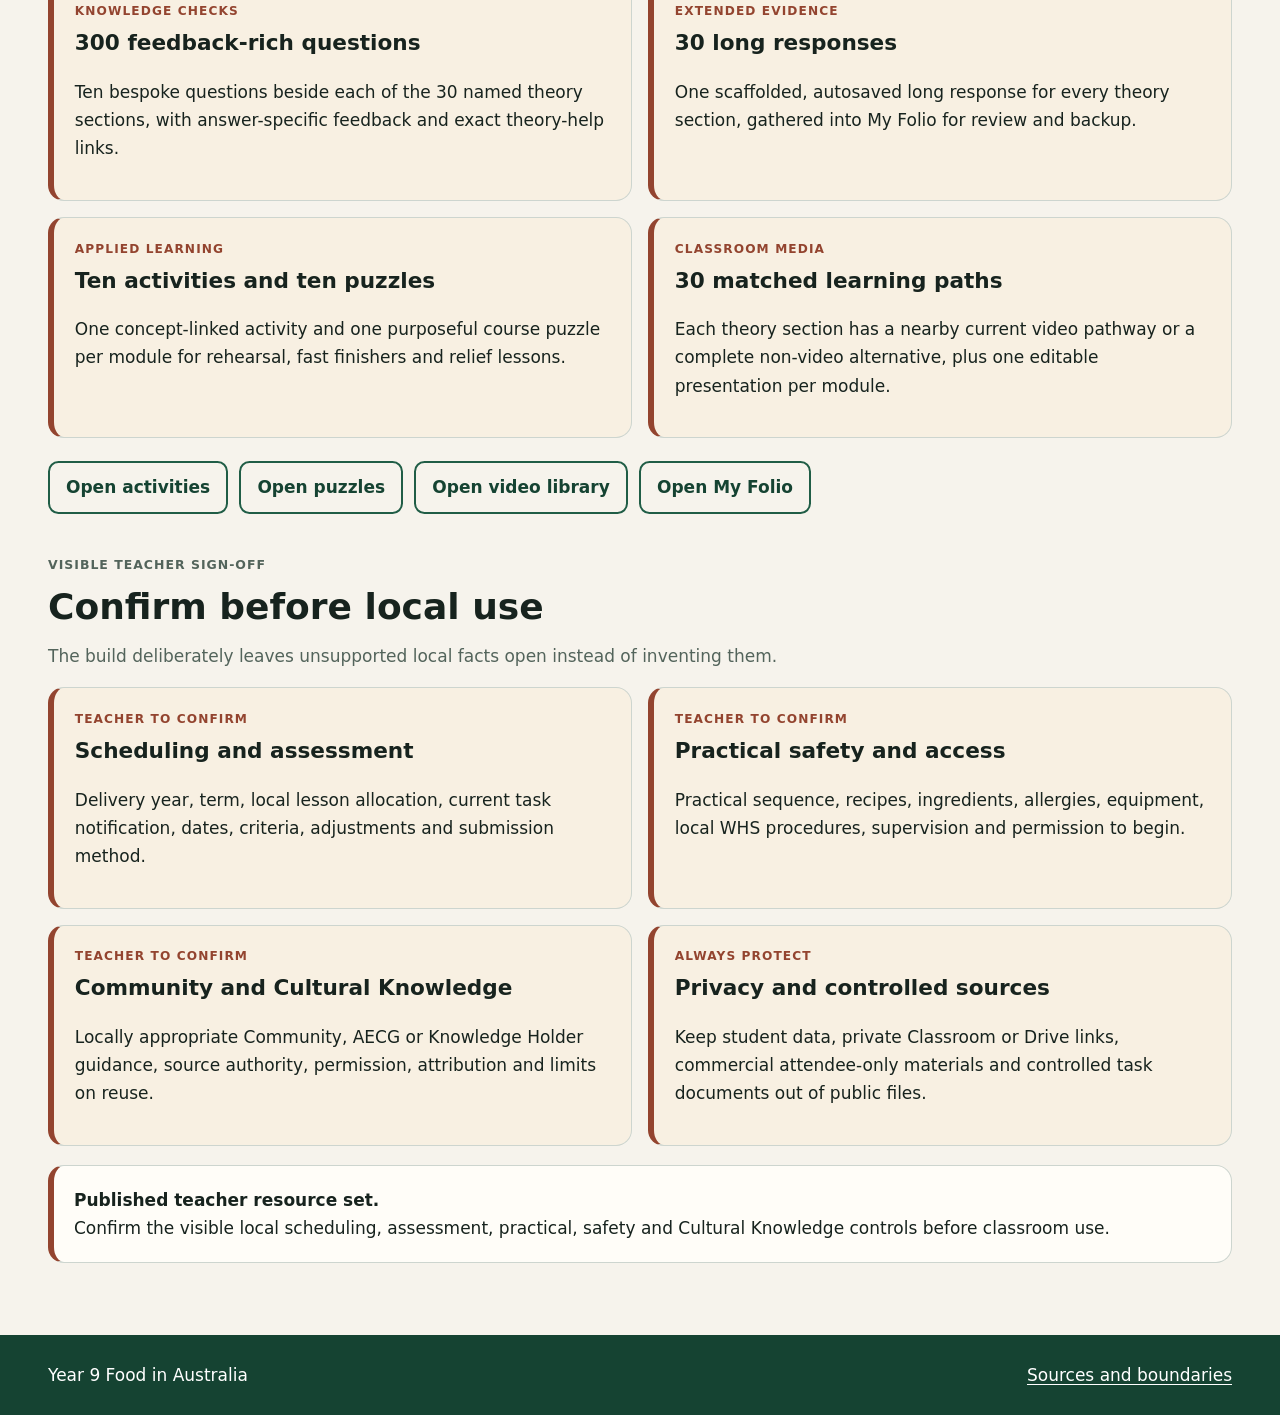
<file: teacher-resources.html>
<!doctype html>
<html lang="en-AU">
<head>
  <meta charset="utf-8">
  <meta name="viewport" content="width=device-width, initial-scale=1">
  <meta name="description" content="Editable presentations, teacher program and delivery register for the Year 9 Food in Australia learning course.">
  <title>Teacher Resources | Year 9 Food in Australia</title>
  <link rel="stylesheet" href="styles.css">
</head>
<body>
  <a class="skip-link" href="#main">Skip to main content</a>
  <header class="site-header"><div class="header-inner"><a class="brand" href="index.html"><span class="brand-mark" aria-hidden="true">FIA</span><span class="brand-copy"><span data-course-title>Year 9 Food in Australia</span><small data-course-subtitle>Foodie Adventures</small></span></a><span class="build-chip">Published learning course</span></div></header>
  <nav class="site-nav" aria-label="Course navigation"><div class="nav-scroll"><div class="nav-inner"><a href="index.html" data-nav-route="course">Course</a><a href="index.html#modules" data-nav-route="modules">Modules</a><a href="activities.html" data-nav-route="activities">Activities</a><a href="busy-work.html" data-nav-route="puzzles">Puzzles</a><a href="folio.html" data-nav-route="folio">My folio</a><a href="assessment.html" data-nav-route="assessment">Assessment</a><a aria-current="page" href="teacher-resources.html" data-nav-route="teacher">Teacher resources</a><a href="https://stevencowell.github.io/Main-Page/" data-main-menu>Main Menu</a></div></div></nav>
  <main id="main"><div class="page-hero"><div class="wrap">
      <p class="eyebrow">Planning and delivery controls</p>
      <h1>Teacher Resources</h1>
      <p class="lede">Editable classroom decks, a complete source-bound program and a calm delivery register for the ten-module learning course. These resources support teacher judgement; they do not replace current school, safety, Community or assessment controls.</p>
    </div></div><div class="page-shell">

    <section class="section" aria-labelledby="resource-sequence-title">
      <div class="section-heading"><p class="eyebrow">One connected system</p><h2 id="resource-sequence-title">Plan → teach → notice → adjust</h2><p>Start with the program, teach from the matching module and deck, then use the register to record what actually happened.</p></div>
      <div class="source-steps teacher-sequence">
        <article><span>1</span><h3>Plan</h3><p>Use the program to see the source-grounded concept sequence, learning evidence and confirmation points.</p></article>
        <article><span>2</span><h3>Teach</h3><p>Open the module and matching editable presentation. The website checks and activity provide feedback-rich rehearsal.</p></article>
        <article><span>3</span><h3>Adjust</h3><p>Record delivery, observed learning, local decisions and the next useful change in the blank register.</p></article>
      </div>
    </section>

    <section class="section" id="documents" aria-labelledby="documents-title">
      <div class="section-heading"><p class="eyebrow">Editable planning documents</p><h2 id="documents-title">Program and delivery record</h2><p>Download, adapt locally and retain your confirmed version in the school’s approved system.</p></div>
      <div class="resource-feature-grid">
        <article class="resource-feature"><p class="component-label">MASTER · 200 periods · DOCX · PDF · manifest</p><h3>Stage 5 Food Technology master program v2.0</h3><p>The complete flexible course map sits above the individual units. It maps all 125 official content points across 200 periods, while clearly marking periods 61–200 as planned gaps until future source-grounded units and sites are approved.</p><p><a class="button" href="resources/teacher/food-technology-family/Stage-5-Food-200-Hour-Master-Teaching-Program-v2.0-Network-Benchmark.docx" download>Editable master</a> <a class="button" href="resources/teacher/food-technology-family/Stage-5-Food-200-Hour-Master-Teaching-Program-v2.0-Network-Benchmark.pdf" download>Open master PDF</a> <a class="button" href="resources/teacher/food-technology-family/Stage-5-Food-200-Hour-Master-Alignment-Manifest-v2.0.json">Master manifest</a></p></article>
        <article class="resource-feature"><p class="component-label">DOCX · PDF · alignment manifest</p><h3>Food in Australia network program v2.0</h3><p>A 20-period teaching program in the common network format, aligned to the Food Technology 7–10 Syllabus (2025) and connected to exact site and evidence destinations.</p><p><a class="button" href="resources/teacher/Food-in-Australia-20-Period-Teaching-Program-v2.0-Network-Benchmark.docx" download>Editable program</a> <a class="button" href="resources/teacher/Food-in-Australia-20-Period-Teaching-Program-v2.0-Network-Benchmark.pdf" download>Open PDF</a> <a class="button" href="resources/teacher/Food-in-Australia-20-Period-Alignment-Manifest-v2.0.json">Alignment manifest</a></p></article>
        <article class="resource-feature"><p class="component-label">DOCX · blank working record</p><h3>Delivery register v1.0.0</h3><p>Twenty provisional planning blocks with space for local scheduling, delivery notes, evidence noticed, adjustments and next steps.</p><a class="button" href="resources/teacher/delivery-register-v1.0.0.docx" download>Download delivery register</a></article>
        <article class="resource-feature"><p class="component-label">Official syllabus · 2027 planning position</p><h3>Food Technology 7–10 Syllabus (2025)</h3><p>This program is the network’s early-implementation candidate for 2027. Current local assessment, practical and safety decisions remain teacher controlled.</p><a class="button" href="https://curriculum.nsw.edu.au/learning-areas/tas/food-technology-7-10-2025/overview/course" target="_blank" rel="noopener">Open official syllabus</a></article>
      </div>
    </section>

    <section class="section" id="presentations" aria-labelledby="presentations-title">
      <div class="section-heading"><p class="eyebrow">Editable 16:9 PowerPoint</p><h2 id="presentations-title">Ten classroom presentations</h2><p>Each eight-slide deck makes the module’s three connected concepts visible, then moves into applied learning, evidence and a teacher-controlled next step.</p></div>
      <div class="resource-list">
        <article><span>Module 01</span><div><h3>Safety first</h3><p>Hazard, hygiene and calm practical readiness.</p></div><a href="resources/presentations/module-01-safety-first.pptx" download>Download PPTX</a></article>
        <article><span>Module 02</span><div><h3>Native foods and nutrition</h3><p>Country, fair nutrition comparison and purposeful modification.</p></div><a href="resources/presentations/module-02-native-foods-nutrition.pptx" download>Download PPTX</a></article>
        <article><span>Module 03</span><div><h3>Cultural Knowledge and ICIP</h3><p>Living knowledge, cycles, authority and permission.</p></div><a href="resources/presentations/module-03-cultural-knowledge-icip.pptx" download>Download PPTX</a></article>
        <article><span>Module 04</span><div><h3>Food systems, missions and nutrition</h3><p>Roles, introduced rations and careful historical-source reading.</p></div><a href="resources/presentations/module-04-food-systems-missions-nutrition.pptx" download>Download PPTX</a></article>
        <article><span>Module 05</span><div><h3>Colonisation, settlement and migration</h3><p>Disruption, constraints, continuity and changing food habits.</p></div><a href="resources/presentations/module-05-colonisation-settlement-migration.pptx" download>Download PPTX</a></article>
        <article><span>Module 06</span><div><h3>Multicultural influences</h3><p>Specific community stories, bounded research and food properties.</p></div><a href="resources/presentations/module-06-multicultural-influences.pptx" download>Download PPTX</a></article>
        <article><span>Module 07</span><div><h3>Fusion food design</h3><p>Purpose, respectful research and an annotated feasible concept.</p></div><a href="resources/presentations/module-07-fusion-food-design.pptx" download>Download PPTX</a></article>
        <article><span>Module 08</span><div><h3>Food production and processing</h3><p>Technology, property change and method selection.</p></div><a href="resources/presentations/module-08-food-production-processing.pptx" download>Download PPTX</a></article>
        <article><span>Module 09</span><div><h3>Food choice and advertising</h3><p>Interacting influences, persuasion and ethical claims.</p></div><a href="resources/presentations/module-09-food-choice-advertising.pptx" download>Download PPTX</a></article>
        <article><span>Module 10</span><div><h3>Synthesis and assessment readiness</h3><p>Careful analysis, evidence-based conclusions and reflection.</p></div><a href="resources/presentations/module-10-synthesis-assessment-readiness.pptx" download>Download PPTX</a></article>
      </div>
    </section>

    <section class="section" id="learning-evidence" aria-labelledby="learning-evidence-title">
      <div class="section-heading"><p class="eyebrow">Complete learning-package standard</p><h2 id="learning-evidence-title">Visible evidence in every module</h2><p>The student site now uses the same sister-course rhythm across all ten modules: presentation, theory, matched media or an equivalent learning path, feedback, application and saved evidence.</p></div>
      <div class="teacher-control-grid">
        <article><p class="component-label">Knowledge checks</p><h3>300 feedback-rich questions</h3><p>Ten bespoke questions beside each of the 30 named theory sections, with answer-specific feedback and exact theory-help links.</p></article>
        <article><p class="component-label">Extended evidence</p><h3>30 long responses</h3><p>One scaffolded, autosaved long response for every theory section, gathered into My Folio for review and backup.</p></article>
        <article><p class="component-label">Applied learning</p><h3>Ten activities and ten puzzles</h3><p>One concept-linked activity and one purposeful course puzzle per module for rehearsal, fast finishers and relief lessons.</p></article>
        <article><p class="component-label">Classroom media</p><h3>30 matched learning paths</h3><p>Each theory section has a nearby current video pathway or a complete non-video alternative, plus one editable presentation per module.</p></article>
      </div>
      <div class="actions"><a class="button secondary" href="activities.html">Open activities</a><a class="button secondary" href="busy-work.html">Open puzzles</a><a class="button secondary" href="videos.html">Open video library</a><a class="button secondary" href="folio.html">Open My Folio</a></div>
    </section>

    <section class="section" aria-labelledby="controls-title">
      <div class="section-heading"><p class="eyebrow">Visible teacher sign-off</p><h2 id="controls-title">Confirm before local use</h2><p>The build deliberately leaves unsupported local facts open instead of inventing them.</p></div>
      <div class="teacher-control-grid">
        <article><p class="component-label">Teacher to confirm</p><h3>Scheduling and assessment</h3><p>Delivery year, term, local lesson allocation, current task notification, dates, criteria, adjustments and submission method.</p></article>
        <article><p class="component-label">Teacher to confirm</p><h3>Practical safety and access</h3><p>Practical sequence, recipes, ingredients, allergies, equipment, local WHS procedures, supervision and permission to begin.</p></article>
        <article><p class="component-label">Teacher to confirm</p><h3>Community and Cultural Knowledge</h3><p>Locally appropriate Community, AECG or Knowledge Holder guidance, source authority, permission, attribution and limits on reuse.</p></article>
        <article><p class="component-label">Always protect</p><h3>Privacy and controlled sources</h3><p>Keep student data, private Classroom or Drive links, commercial attendee-only materials and controlled task documents out of public files.</p></article>
      </div>
    </section>

    <div class="notice teacher"><strong>Published teacher resource set.</strong> Confirm the visible local scheduling, assessment, practical, safety and Cultural Knowledge controls before classroom use.</div>
  </div></main>
  <footer class="site-footer"><div class="footer-inner"><span data-course-title>Year 9 Food in Australia</span><a href="sources.html">Sources and boundaries</a></div></footer>
  <script src="data/course-config.js"></script><script src="storage.js"></script><script src="shared.js"></script>
</body>
</html>
</file>
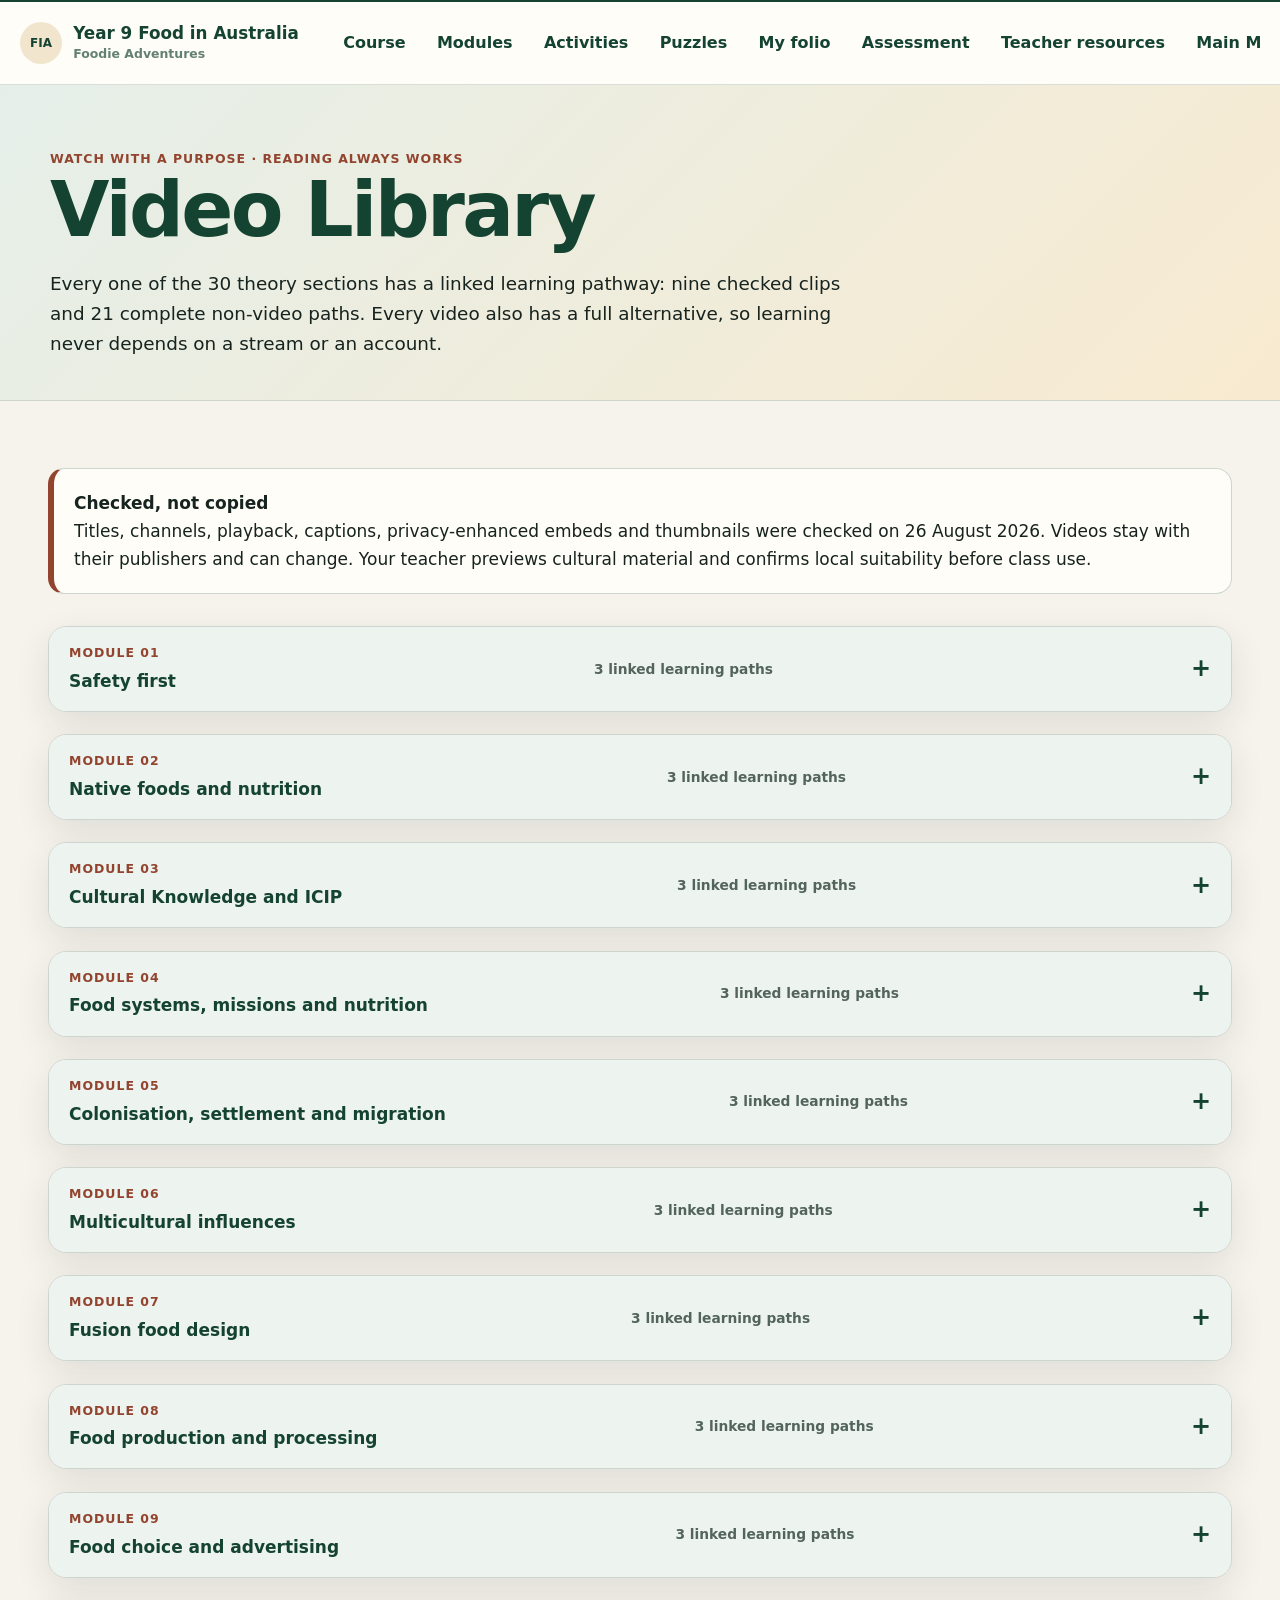
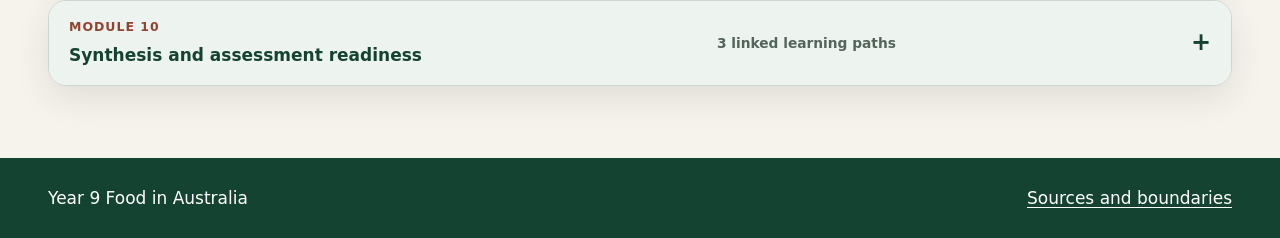
<file: videos.html>
<!doctype html>
<html lang="en-AU">
<head>
  <meta charset="utf-8">
  <meta name="viewport" content="width=device-width, initial-scale=1">
  <meta name="description" content="Purposeful, checked video learning and complete non-video pathways for Year 9 Food in Australia.">
  <title>Video Library | Year 9 Food in Australia</title>
  <link rel="stylesheet" href="styles.css">
</head>
<body>
  <a class="skip-link" href="#main">Skip to main content</a>
  <header class="site-header"><div class="header-inner"><a class="brand" href="index.html"><span class="brand-mark" aria-hidden="true">FIA</span><span class="brand-copy"><span data-course-title>Year 9 Food in Australia</span><small data-course-subtitle>Foodie Adventures</small></span></a><span class="build-chip">Published learning course</span></div></header>
  <nav class="site-nav" aria-label="Course navigation"><div class="nav-scroll"><div class="nav-inner"><a href="index.html" data-nav-route="course">Course</a><a href="index.html#modules" data-nav-route="modules">Modules</a><a href="activities.html" data-nav-route="activities">Activities</a><a href="busy-work.html" data-nav-route="puzzles">Puzzles</a><a href="folio.html" data-nav-route="folio">My folio</a><a href="assessment.html" data-nav-route="assessment">Assessment</a><a href="teacher-resources.html" data-nav-route="teacher">Teacher resources</a><a href="https://stevencowell.github.io/Main-Page/" data-main-menu>Main Menu</a></div></div></nav>
  <main id="main"><div class="page-hero"><div class="wrap">
      <p class="eyebrow">Watch with a purpose · reading always works</p>
      <h1>Video Library</h1>
      <p class="lede">Every one of the 30 theory sections has a linked learning pathway: nine checked clips and 21 complete non-video paths. Every video also has a full alternative, so learning never depends on a stream or an account.</p>
    </div></div><div class="page-shell">

    <div class="notice teacher"><strong>Checked, not copied</strong> Titles, channels, playback, captions, privacy-enhanced embeds and thumbnails were checked on 26 August 2026. Videos stay with their publishers and can change. Your teacher previews cultural material and confirms local suitability before class use.</div>

    <section class="video-library" data-video-library aria-label="Module video learning">
      <noscript><div class="notice danger"><strong>JavaScript is needed to display this library.</strong> Use each module’s linked theory section as the complete non-video pathway.</div></noscript>
    </section>
  </div></main>
  <footer class="site-footer"><div class="footer-inner"><span data-course-title>Year 9 Food in Australia</span><a href="sources.html">Sources and boundaries</a></div></footer>
  <script src="data/course-config.js"></script>
  <script src="data/video-data.js"></script>
  <script src="data/media-pathway-data.js"></script>
  <script src="storage.js"></script>
  <script src="shared.js"></script>
  <script src="video-library.js"></script>
</body>
</html>
</file>
<file: styles.css>
:root {
  color-scheme: light;
  --ink: #17231e;
  --muted: #53645b;
  --forest: #205d46;
  --forest-dark: #154332;
  --rust: #93442f;
  --sand: #f1e5ce;
  --paper: #fffdf8;
  --canvas: #f6f3ec;
  --line: #cdd5cf;
  --focus: #005fcc;
  --danger: #8b2430;
  --shadow: 0 12px 34px rgba(23, 35, 30, 0.1);
  --radius: 1rem;
  --content: 74rem;
}

* { box-sizing: border-box; }

html {
  scroll-behavior: smooth;
  background: var(--canvas);
}

body {
  margin: 0;
  color: var(--ink);
  background: var(--canvas);
  font-family: Inter, Aptos, "Segoe UI", system-ui, sans-serif;
  font-size: 17px;
  line-height: 1.65;
}

a { color: var(--forest-dark); text-underline-offset: 0.18em; }
a:hover { text-decoration-thickness: 0.16em; }

:focus-visible {
  outline: 3px solid var(--focus);
  outline-offset: 3px;
}

.skip-link {
  position: fixed;
  z-index: 100;
  top: 0.5rem;
  left: 0.5rem;
  padding: 0.7rem 1rem;
  color: #fff;
  background: var(--forest-dark);
  border-radius: 0.5rem;
  transform: translateY(-160%);
}

.skip-link:focus { transform: translateY(0); }

.site-header {
  color: #fff;
  background: linear-gradient(118deg, var(--forest-dark), var(--forest) 62%, #47715d);
  border-bottom: 4px solid var(--rust);
}

.header-inner,
.nav-inner,
.page-shell,
.footer-inner {
  width: min(calc(100% - 2rem), var(--content));
  margin-inline: auto;
}

.header-inner {
  min-height: 5.8rem;
  display: flex;
  align-items: center;
  justify-content: space-between;
  gap: 1.25rem;
  padding-block: 0.9rem;
}

.brand {
  display: inline-flex;
  align-items: center;
  gap: 0.85rem;
  color: inherit;
  text-decoration: none;
  font-weight: 780;
}

.brand-mark {
  width: 3rem;
  height: 3rem;
  display: grid;
  place-items: center;
  flex: 0 0 auto;
  color: var(--forest-dark);
  background: var(--sand);
  border-radius: 50%;
  letter-spacing: -0.04em;
}

.brand-copy { display: grid; line-height: 1.15; }
.brand-copy small { margin-top: 0.3rem; font-weight: 550; opacity: 0.9; }

.build-chip {
  display: inline-flex;
  align-items: center;
  min-height: 2.4rem;
  padding: 0.35rem 0.75rem;
  color: #fff;
  background: rgba(0, 0, 0, 0.22);
  border: 1px solid rgba(255, 255, 255, 0.45);
  border-radius: 99rem;
  font-size: 0.86rem;
  font-weight: 720;
}

.site-nav {
  position: sticky;
  z-index: 20;
  top: 0;
  background: var(--paper);
  border-bottom: 1px solid var(--line);
}

.nav-scroll { overflow-x: auto; scrollbar-width: thin; }
.nav-inner { display: flex; align-items: stretch; min-width: max-content; }

.nav-inner a {
  min-height: 3rem;
  display: inline-flex;
  align-items: center;
  padding: 0.65rem 0.8rem;
  color: var(--ink);
  text-decoration: none;
  font-size: 0.93rem;
  font-weight: 700;
  border-bottom: 3px solid transparent;
}

.nav-inner a:hover,
.nav-inner a[aria-current="page"] {
  color: var(--forest-dark);
  background: #edf3ef;
  border-bottom-color: var(--rust);
}

.page-shell { padding-block: 3rem 4.5rem; }

.hero,
.page-intro {
  padding: clamp(1.4rem, 4vw, 3rem);
  background: var(--paper);
  border: 1px solid var(--line);
  border-radius: calc(var(--radius) + 0.3rem);
  box-shadow: var(--shadow);
}

.hero { display: grid; grid-template-columns: minmax(0, 1.5fr) minmax(16rem, 0.8fr); gap: 2rem; align-items: center; }
.hero h1,
.page-intro h1 { margin: 0.15rem 0 0.8rem; font-size: clamp(2.1rem, 6vw, 4.4rem); line-height: 1.02; letter-spacing: -0.045em; }
.page-intro h1 { font-size: clamp(2rem, 5vw, 3.6rem); }
.hero p,
.page-intro p { max-width: 68ch; }

.eyebrow,
.module-number,
.slot-label {
  margin: 0;
  color: var(--rust);
  font-size: 0.78rem;
  font-weight: 820;
  letter-spacing: 0.08em;
  text-transform: uppercase;
}

.foundation-status {
  padding: 1.2rem;
  background: var(--sand);
  border: 1px solid #d8bf94;
  border-radius: var(--radius);
}

.foundation-status h2 { margin-top: 0; font-size: 1.2rem; }

.button,
.route-links a {
  min-height: 2.75rem;
  display: inline-flex;
  align-items: center;
  justify-content: center;
  padding: 0.65rem 1rem;
  color: #fff;
  background: var(--forest);
  border: 2px solid var(--forest);
  border-radius: 0.65rem;
  font-weight: 750;
  text-decoration: none;
}

.button.secondary { color: var(--forest-dark); background: transparent; }
.button:hover,
.route-links a:hover { background: var(--forest-dark); border-color: var(--forest-dark); }
.button.secondary:hover { color: #fff; }

.hero-actions { display: flex; flex-wrap: wrap; gap: 0.7rem; margin-top: 1.4rem; }
.section { margin-top: 2.6rem; }
.section-heading { margin-bottom: 1.1rem; }
.section-heading h2 { margin: 0.1rem 0 0.3rem; font-size: clamp(1.55rem, 3vw, 2.25rem); }
.section-heading p { margin: 0; color: var(--muted); }

.card-grid,
.module-grid,
.integration-grid {
  display: grid;
  grid-template-columns: repeat(3, minmax(0, 1fr));
  gap: 1rem;
}

.module-grid { grid-template-columns: repeat(2, minmax(0, 1fr)); }
.integration-grid { grid-template-columns: repeat(2, minmax(0, 1fr)); }

.card,
.module-card,
.integration-slot,
.notice {
  min-width: 0;
  padding: 1.25rem;
  background: var(--paper);
  border: 1px solid var(--line);
  border-radius: var(--radius);
}

.card h3,
.module-card h3,
.integration-slot h2 { margin: 0.25rem 0 0.45rem; line-height: 1.25; }
.module-card a { font-weight: 760; }
.placeholder-copy { color: var(--muted); font-style: italic; }
.module-card { display: flex; flex-direction: column; border-top: 0.35rem solid var(--forest); }
.module-card h3 { font-size: 1.35rem; }
.module-section-list { flex: 1; margin: 0.55rem 0 0.9rem; padding-left: 1.2rem; color: var(--muted); }
.module-section-list li + li { margin-top: 0.25rem; }
.module-card-meta { margin-top: auto; color: var(--muted); font-size: 0.86rem; }
.card-link { align-self: flex-start; margin-top: 0.35rem; }

.integration-slot {
  border-left: 0.42rem solid var(--rust);
  background: repeating-linear-gradient(-45deg, #fffdf8, #fffdf8 14px, #faf5ea 14px, #faf5ea 28px);
}

.integration-slot h2 { font-size: 1.2rem; }
.integration-slot p { margin-bottom: 0; }

.notice { margin-top: 1.2rem; }
.notice strong { display: block; }
.notice.teacher { border-left: 0.42rem solid var(--rust); }
.notice.danger { color: var(--danger); border-color: #dcadb3; background: #fff4f5; }

.module-shell { display: grid; grid-template-columns: minmax(0, 1fr) minmax(15rem, 0.33fr); gap: 1.4rem; margin-top: 1.5rem; align-items: start; }
.module-aside { position: sticky; top: 4.1rem; }
.module-aside .card + .card { margin-top: 1rem; }
.module-aside ul { padding-left: 1.2rem; }

.route-links {
  display: flex;
  flex-wrap: wrap;
  justify-content: space-between;
  gap: 0.75rem;
  margin-top: 2rem;
}

.route-links a { flex: 1 1 14rem; text-align: center; }

.site-footer {
  color: #fff;
  background: var(--forest-dark);
}

.footer-inner {
  min-height: 5rem;
  display: flex;
  align-items: center;
  justify-content: space-between;
  flex-wrap: wrap;
  gap: 0.8rem 1.5rem;
  padding-block: 1rem;
}

.site-footer a { color: #fff; }

/* Integrated learning package */
.module-hero {
  display: grid;
  grid-template-columns: minmax(0, 1.45fr) minmax(16rem, 0.65fr);
  gap: clamp(1.2rem, 4vw, 3rem);
  align-items: center;
  overflow: hidden;
  padding: clamp(1.5rem, 4vw, 3.4rem);
  color: #fff;
  background:
    radial-gradient(circle at 88% 12%, rgba(241, 229, 206, 0.2), transparent 24rem),
    linear-gradient(125deg, var(--forest-dark), var(--forest) 66%, #587760);
  border-radius: calc(var(--radius) + 0.35rem);
  box-shadow: var(--shadow);
}

.module-hero .eyebrow,
.module-hero .component-label { color: #f6d6a4; }
.module-hero h1 { margin: 0.2rem 0 0.8rem; font-size: clamp(2.3rem, 6vw, 4.8rem); line-height: 0.98; letter-spacing: -0.05em; }
.module-purpose { max-width: 58ch; margin: 0; font-size: clamp(1.05rem, 2vw, 1.3rem); }
.module-hero .button { color: var(--forest-dark); background: var(--sand); border-color: var(--sand); }
.module-hero .button.secondary { color: #fff; background: transparent; border-color: rgba(255, 255, 255, 0.65); }
.module-hero .button:hover { color: #fff; background: var(--rust); border-color: var(--rust); }

.module-path {
  padding: 1.25rem 1.35rem;
  color: var(--ink);
  background: rgba(255, 253, 248, 0.95);
  border-radius: var(--radius);
}
.module-path ol { margin: 0.7rem 0 0; padding-left: 1.25rem; }
.module-path li + li { margin-top: 0.38rem; }

.component-label {
  margin: 0;
  color: var(--rust);
  font-size: 0.76rem;
  font-weight: 830;
  letter-spacing: 0.09em;
  text-transform: uppercase;
}

.section-menu {
  display: grid;
  grid-template-columns: repeat(3, minmax(0, 1fr));
  gap: 0.8rem;
  margin-block: 1.2rem 2rem;
}
.section-menu a {
  display: grid;
  grid-template-columns: 2.25rem minmax(0, 1fr);
  gap: 0.7rem;
  align-items: center;
  min-height: 4.4rem;
  padding: 0.72rem 0.9rem;
  color: var(--ink);
  background: var(--paper);
  border: 1px solid var(--line);
  border-radius: 0.8rem;
  font-weight: 760;
  line-height: 1.25;
  text-decoration: none;
}
.section-menu a:hover { border-color: var(--rust); box-shadow: 0 7px 18px rgba(23, 35, 30, 0.08); }
.section-menu span { display: grid; place-items: center; width: 2.25rem; height: 2.25rem; color: #fff; background: var(--rust); border-radius: 50%; }

.theory-stack { display: grid; gap: 2rem; }
.theory-section {
  scroll-margin-top: 4.25rem;
  overflow: hidden;
  padding: clamp(1.2rem, 4vw, 2.5rem);
  background: var(--paper);
  border: 1px solid var(--line);
  border-radius: calc(var(--radius) + 0.2rem);
  box-shadow: var(--shadow);
}
.theory-heading { display: grid; grid-template-columns: minmax(0, 1fr) minmax(18rem, 0.75fr); gap: 1.5rem; align-items: end; padding-bottom: 1.25rem; border-bottom: 1px solid var(--line); }
.theory-heading h2 { margin: 0.15rem 0 0; font-size: clamp(1.75rem, 4vw, 3rem); line-height: 1.05; letter-spacing: -0.035em; }
.learning-purpose { margin: 0; padding: 0.9rem 1rem; background: #edf3ef; border-left: 0.3rem solid var(--forest); border-radius: 0.55rem; }
.learning-purpose strong { display: block; margin-bottom: 0.25rem; color: var(--forest-dark); font-size: 0.78rem; letter-spacing: 0.07em; text-transform: uppercase; }

.theory-copy { max-width: 72ch; margin: 1.6rem auto 0; }
.theory-copy > p:first-child { font-size: 1.12rem; }
.theory-copy h3 { margin: 1.9rem 0 0.55rem; color: var(--forest-dark); font-size: 1.35rem; line-height: 1.2; }
.theory-copy li + li { margin-top: 0.35rem; }

.worked-example,
.vocabulary,
.section-summary {
  margin-block: 1.6rem;
  padding: 1.2rem 1.3rem;
  border-radius: 0.85rem;
}
.worked-example { background: #f8f0e2; border-left: 0.4rem solid var(--rust); }
.worked-example h3 { margin-top: 0.25rem; }
.example-takeaway { margin-bottom: 0; padding-top: 0.8rem; border-top: 1px solid #d8bf94; }
.vocabulary { background: #edf3ef; border-left: 0.4rem solid var(--forest); }
.vocabulary dl { display: grid; gap: 0.7rem; margin-bottom: 0; }
.vocabulary dl div { display: grid; grid-template-columns: minmax(7rem, 0.28fr) minmax(0, 1fr); gap: 0.8rem; }
.vocabulary dt { color: var(--forest-dark); font-weight: 800; }
.vocabulary dd { margin: 0; }
.section-summary { background: var(--forest-dark); color: #fff; }
.section-summary .component-label { color: #f6d6a4; }
.section-summary ul { margin-bottom: 0; }

.section-visuals { display: grid; grid-template-columns: repeat(2, minmax(0, 1fr)); gap: 0.9rem; margin: 1.4rem 0; }
.learning-visual { margin: 0; overflow: hidden; background: #eff2ee; border: 1px solid var(--line); border-radius: 0.85rem; }
.visual-preview { position: relative; display: block; width: 100%; padding: 0; overflow: hidden; border: 0; background: #e8ebe7; color: var(--forest-dark); cursor: zoom-in; }
.visual-preview:focus-visible { outline: 4px solid var(--rust); outline-offset: -4px; }
.learning-visual img { display: block; width: 100%; aspect-ratio: 16 / 10; object-fit: cover; }
.learning-visual.diagram img { object-fit: contain; background: #fff; }
.visual-open-label { position: absolute; right: 0.65rem; bottom: 0.65rem; padding: 0.42rem 0.7rem; border: 1px solid rgba(255,255,255,0.82); border-radius: 999px; background: rgba(21,67,50,0.94); color: #fff; box-shadow: 0 4px 14px rgba(23,35,30,0.2); font-size: 0.82rem; font-weight: 850; line-height: 1; }
.learning-visual figcaption { padding: 0.7rem 0.85rem; color: var(--muted); font-size: 0.9rem; line-height: 1.45; }
.learning-visual figcaption span { display: block; }
.visual-notice { margin-top: 0.45rem; padding-top: 0.45rem; color: var(--ink); border-top: 1px solid var(--line); font-weight: 650; }

.visual-dialog { width: min(96vw, 96rem); max-width: 96vw; height: min(94vh, 64rem); max-height: 94vh; padding: 0; overflow: hidden; border: 1px solid var(--line); border-radius: 1.1rem; background: var(--paper); color: var(--ink); box-shadow: 0 24px 80px rgba(23,35,30,0.28); }
.visual-dialog::backdrop { background: rgba(9,21,16,0.72); backdrop-filter: blur(3px); }
.visual-dialog-panel { display: flex; flex-direction: column; height: 100%; }
.visual-dialog-toolbar { display: flex; align-items: flex-start; justify-content: space-between; gap: 1.2rem; padding: 1rem 1.2rem; border-bottom: 1px solid var(--line); background: var(--paper); }
.visual-dialog-toolbar h2 { margin: 0.08rem 0 0.2rem; color: var(--forest-dark); font-size: 1.35rem; }
.visual-dialog-toolbar p { margin: 0; max-width: 72ch; color: var(--muted); font-size: 0.9rem; }
.visual-dialog-close { flex: 0 0 auto; min-height: 2.75rem; padding: 0.55rem 0.85rem; border: 2px solid var(--forest-dark); border-radius: 999px; background: #fff; color: var(--forest-dark); font: inherit; font-weight: 850; cursor: pointer; }
.visual-dialog-close span { margin-left: 0.2rem; }
.visual-dialog-close:focus-visible { outline: 4px solid var(--rust); outline-offset: 2px; }
.visual-dialog-scroller { flex: 1 1 auto; min-height: 0; overflow: auto; background: #fff; overscroll-behavior: contain; }
.visual-dialog-scroller:focus-visible { outline: 4px solid var(--rust); outline-offset: -4px; }
.visual-dialog-image { display: block; width: max(100%, 70rem); height: auto; }

.help-grid { display: grid; grid-template-columns: repeat(3, minmax(0, 1fr)); gap: 0.8rem; max-width: 72rem; margin: 1.5rem auto; }
.help-card { padding: 0.85rem 1rem; background: #f8faf7; border: 1px solid var(--line); border-radius: 0.75rem; }
.help-card summary { color: var(--forest-dark); font-weight: 780; cursor: pointer; }
.help-card p:last-child { margin-bottom: 0; }
.misconception + .misconception { padding-top: 0.65rem; border-top: 1px solid var(--line); }

.section-learning-tools { display: grid; grid-template-columns: repeat(2, minmax(0, 1fr)); gap: 1rem; margin-top: 1.5rem; }
.section-learning-tools:empty { display: none; }
.section-bridges { display: grid; grid-template-columns: repeat(2, minmax(0, 1fr)); gap: 0.8rem; margin-top: 1.4rem; }
.section-bridges > div { padding: 1rem; background: var(--canvas); border: 1px solid var(--line); border-radius: 0.75rem; }
.section-bridges span { color: var(--rust); font-size: 0.78rem; font-weight: 820; letter-spacing: 0.07em; text-transform: uppercase; }
.section-bridges p { margin: 0.3rem 0 0; }
.back-to-top { display: inline-block; margin-top: 1.2rem; font-weight: 740; }

.module-action-grid { display: grid; grid-template-columns: repeat(2, minmax(0, 1fr)); gap: 1rem; margin-top: 2rem; }
.action-card { padding: 1.25rem; background: var(--paper); border: 1px solid var(--line); border-radius: var(--radius); }
.action-card h2 { margin: 0.25rem 0 0.4rem; font-size: 1.3rem; }
.action-card .button { margin-top: 0.35rem; }
.teacher-facing { background: #f8f0e2; }

/* Formative checks, applied rehearsal and capstone evidence */
.visually-hidden {
  position: absolute !important;
  width: 1px !important;
  height: 1px !important;
  padding: 0 !important;
  margin: -1px !important;
  overflow: hidden !important;
  clip: rect(0, 0, 0, 0) !important;
  white-space: nowrap !important;
  border: 0 !important;
}

button,
.button-secondary {
  min-height: 2.75rem;
  display: inline-flex;
  align-items: center;
  justify-content: center;
  padding: 0.62rem 0.9rem;
  color: #fff;
  background: var(--forest);
  border: 2px solid var(--forest);
  border-radius: 0.6rem;
  font: inherit;
  font-weight: 750;
  line-height: 1.25;
  text-align: center;
  text-decoration: none;
  cursor: pointer;
}

button:hover,
.button-secondary:hover { color: #fff; background: var(--forest-dark); border-color: var(--forest-dark); }
button:disabled { cursor: not-allowed; opacity: 0.52; }
.button-secondary { color: var(--forest-dark); background: transparent; }

.learning-check,
.capstone-evidence,
.applied-activity {
  min-width: 0;
  padding: clamp(1rem, 3vw, 1.5rem);
  background: #fff;
  border: 1px solid var(--line);
  border-radius: 0.9rem;
}

.learning-check { width: min(100%, 72ch); margin-inline: auto; background: #f8faf7; }
.learning-check h3,
.capstone-evidence h3,
.applied-activity h2 { margin: 0.22rem 0 0.55rem; line-height: 1.2; }
.learning-check fieldset,
.activity-task fieldset { min-width: 0; margin: 1rem 0; padding: 0; border: 0; }

.choice-row {
  display: flex;
  gap: 0.7rem;
  align-items: flex-start;
  margin: 0.45rem 0;
  padding: 0.72rem;
  background: #fff;
  border: 1px solid #d6dfdc;
  border-radius: 0.55rem;
  cursor: pointer;
}
.choice-row input { min-width: 1.25rem; min-height: 1.25rem; margin-top: 0.2rem; }

.check-actions,
.activity-actions {
  display: flex;
  flex-wrap: wrap;
  gap: 0.7rem;
  align-items: center;
  margin-top: 1rem;
}

.feedback,
.evidence-boundary,
.low-tech {
  margin-top: 1rem;
  padding: 0.82rem;
  border-radius: 0.58rem;
}
.feedback.success,
.item-feedback.success { background: #e8f5ef; }
.feedback.review,
.item-feedback.review { background: #fff3d8; }
.evidence-boundary { background: #f3efe3; }
.low-tech { border: 1px dashed #7d918b; }
.save-state,
.task-status,
.item-feedback { margin: 0.5rem 0 0; color: var(--muted); }

.module-learning-studio,
.module-evidence-studio {
  margin-top: 2rem;
  padding: clamp(1.1rem, 3vw, 2rem);
  background: var(--paper);
  border: 1px solid var(--line);
  border-radius: calc(var(--radius) + 0.2rem);
  box-shadow: var(--shadow);
}
.module-learning-studio { border-top: 0.4rem solid var(--rust); }
.module-evidence-studio { border-top: 0.4rem solid var(--forest); }
.learning-studio-heading { max-width: 72ch; margin-bottom: 1rem; }
.learning-studio-heading h2 { margin: 0.2rem 0 0.35rem; font-size: clamp(1.55rem, 3vw, 2.3rem); }
.learning-studio-heading p:last-child { margin-bottom: 0; color: var(--muted); }
.module-evidence-grid { display: grid; gap: 1rem; }

.capstone-evidence { background: #f8faf7; }
.capstone-evidence label { display: block; margin-top: 1rem; color: var(--forest-dark); font-weight: 800; }
.capstone-evidence textarea {
  width: 100%;
  min-height: 13rem;
  margin-top: 0.4rem;
  padding: 0.8rem;
  color: var(--ink);
  background: #fff;
  border: 1px solid #9eada5;
  border-radius: 0.55rem;
  font: inherit;
  line-height: 1.55;
  resize: vertical;
}
.evidence-meta { display: flex; flex-wrap: wrap; justify-content: space-between; gap: 0.4rem 1rem; margin-top: 0.45rem; color: var(--muted); font-size: 0.9rem; }

.applied-activity { margin-top: 1rem; }
.activity-task { margin-top: 1.25rem; padding: 1rem; background: #f5f8f7; border-radius: 0.8rem; }
.classification-grid { display: grid; gap: 0.8rem; }
.classification-item { display: grid; gap: 0.35rem; padding: 0.75rem; background: #fff; border-radius: 0.55rem; }
.classification-item select { width: 100%; min-height: 2.75rem; padding: 0.35rem; font: inherit; }
.sequence-list { display: grid; gap: 0.55rem; padding-left: 1.5rem; }
.sequence-list li { min-height: 3.6rem; padding: 0.7rem; background: #fff; border-radius: 0.55rem; }
.sequence-controls { float: right; display: inline-flex; gap: 0.35rem; margin-left: 0.5rem; }
.sequence-controls button { min-width: 2.75rem; min-height: 2.75rem; padding: 0.35rem; }

.video-library { display: grid; gap: 1.4rem; margin-top: 2rem; }
.video-module-group { scroll-margin-top: 5rem; overflow: hidden; background: var(--paper); border: 1px solid var(--line); border-radius: calc(var(--radius) + 0.15rem); box-shadow: var(--shadow); }
.video-module-group > summary { display: flex; gap: 1rem; align-items: center; justify-content: space-between; padding: 1rem 1.25rem; color: var(--forest-dark); background: #edf3ef; cursor: pointer; list-style: none; }
.video-module-group > summary::-webkit-details-marker { display: none; }
.video-module-group > summary::after { content: "+"; flex: 0 0 auto; font-size: 1.5rem; font-weight: 850; }
.video-module-group[open] > summary::after { content: "−"; }
.video-module-group > summary > span:first-child { display: grid; gap: 0.2rem; }
.video-module-group > summary > span:last-child { color: var(--muted); font-size: 0.86rem; font-weight: 760; }
.video-module-body { display: grid; gap: 1rem; padding: 1rem; }
.video-card { scroll-margin-top: 4.2rem; overflow: hidden; background: var(--paper); border: 1px solid var(--line); border-radius: calc(var(--radius) + 0.15rem); box-shadow: var(--shadow); }
.video-card-heading { display: flex; justify-content: space-between; gap: 1rem; align-items: end; padding: 1.25rem 1.4rem; background: #edf3ef; border-bottom: 1px solid var(--line); }
.video-card-heading h2 { max-width: 30ch; margin: 0.2rem 0 0; font-size: clamp(1.35rem, 3vw, 2rem); line-height: 1.12; }
.video-source { display: grid; justify-items: end; flex: 0 0 auto; margin: 0; color: var(--muted); font-size: 0.88rem; }
.video-card-grid { display: grid; grid-template-columns: minmax(18rem, 0.8fr) minmax(0, 1.2fr); gap: 1.3rem; padding: 1.4rem; }
.video-poster { position: relative; align-self: start; overflow: hidden; aspect-ratio: 16 / 9; background: #101713; border-radius: 0.8rem; }
.video-poster img,
.video-poster iframe { display: block; width: 100%; height: 100%; border: 0; object-fit: cover; }
.pathway-visual img { object-fit: contain; background: var(--canvas); }
.pathway-visual-label { position: absolute; inset: auto 0 0; padding: 0.55rem 0.7rem; color: #fff; background: rgba(21, 67, 50, 0.9); font-size: 0.82rem; font-weight: 780; text-align: center; }
.video-poster button { position: absolute; inset: 0; display: flex; flex-direction: column; gap: 0.25rem; align-items: center; justify-content: center; width: 100%; color: #fff; background: linear-gradient(rgba(0,0,0,0.18), rgba(0,0,0,0.58)); border: 0; font: inherit; font-weight: 780; cursor: pointer; }
.video-poster button:hover { background: linear-gradient(rgba(21,67,50,0.12), rgba(21,67,50,0.82)); }
.play-symbol { display: grid; place-items: center; width: 3.5rem; height: 3.5rem; padding-left: 0.2rem; background: var(--rust); border-radius: 50%; font-size: 1.35rem; box-shadow: 0 5px 18px rgba(0,0,0,0.25); }
.video-exception { display: flex; gap: 0.6rem; align-items: center; justify-content: center; align-self: start; aspect-ratio: 16 / 9; padding: 1rem; color: #fff; background: linear-gradient(135deg, var(--forest-dark), var(--rust)); border-radius: 0.8rem; }
.video-exception span { padding: 0.45rem 0.65rem; background: rgba(255,255,255,0.14); border: 1px solid rgba(255,255,255,0.35); border-radius: 99rem; font-weight: 760; }
.video-learning-copy { min-width: 0; }
.purpose-line { margin-top: 0; font-size: 1.04rem; }
.purpose-line strong { color: var(--forest-dark); }
.viewing-sequence { display: grid; grid-template-columns: repeat(3, minmax(0, 1fr)); gap: 0.65rem; padding: 0; list-style: none; }
.viewing-sequence li { padding: 0.8rem; background: var(--canvas); border: 1px solid var(--line); border-radius: 0.65rem; }
.viewing-sequence strong { display: block; margin-bottom: 0.25rem; color: var(--rust); font-size: 0.77rem; letter-spacing: 0.07em; text-transform: uppercase; }
.video-alternative { padding: 0.75rem 0.9rem; background: #f8f0e2; border-left: 0.3rem solid var(--rust); border-radius: 0.6rem; }
.video-alternative summary { font-weight: 780; cursor: pointer; }
.video-alternative p { margin-bottom: 0; }
.media-workflow { margin-bottom: 0; padding-left: 1.25rem; }
.media-workflow li + li { margin-top: 0.4rem; }
.video-note { color: var(--muted); font-size: 0.88rem; }
.video-actions { display: flex; flex-wrap: wrap; gap: 0.65rem 1rem; }
.video-actions a { font-weight: 760; }

.source-steps { display: grid; grid-template-columns: repeat(3, minmax(0, 1fr)); gap: 1rem; }
.source-steps article { position: relative; padding: 1.25rem; background: var(--paper); border: 1px solid var(--line); border-radius: var(--radius); }
.source-steps article > span { display: grid; place-items: center; width: 2.5rem; height: 2.5rem; color: #fff; background: var(--rust); border-radius: 50%; font-weight: 850; }
.source-steps h3 { margin: 0.7rem 0 0.35rem; }
.source-steps p { margin-bottom: 0; color: var(--muted); }
.boundary-grid { display: grid; grid-template-columns: repeat(2, minmax(0, 1fr)); gap: 1rem; }
.boundary-card { padding: 1.3rem; background: var(--paper); border: 1px solid var(--line); border-top: 0.38rem solid var(--forest); border-radius: var(--radius); }
.boundary-card.cultural { border-top-color: var(--rust); background: #f8f0e2; }
.boundary-card h2 { margin: 0.25rem 0 0.5rem; font-size: 1.35rem; }
.boundary-card ul { margin-bottom: 0; padding-left: 1.2rem; }
.source-list { display: grid; gap: 0.7rem; padding: 0; list-style: none; }
.source-list li { display: grid; gap: 0.2rem; padding: 1rem 1.1rem; background: var(--paper); border: 1px solid var(--line); border-radius: 0.75rem; }
.source-list a { font-weight: 780; }
.source-list span { color: var(--muted); }

.resource-feature-grid,
.teacher-control-grid {
  display: grid;
  grid-template-columns: repeat(2, minmax(0, 1fr));
  gap: 1rem;
}
.resource-feature,
.teacher-control-grid article {
  min-width: 0;
  padding: 1.3rem;
  background: var(--paper);
  border: 1px solid var(--line);
  border-radius: var(--radius);
}
.resource-feature { border-top: 0.38rem solid var(--forest); }
.resource-feature h3,
.teacher-control-grid h3 { margin: 0.25rem 0 0.45rem; font-size: 1.35rem; }
.resource-feature .button { margin-top: 0.45rem; }
.teacher-control-grid article { background: #f8f0e2; border-left: 0.38rem solid var(--rust); }

.resource-list { display: grid; gap: 0.65rem; }
.resource-list article {
  display: grid;
  grid-template-columns: 7rem minmax(0, 1fr) auto;
  gap: 1rem;
  align-items: center;
  padding: 0.9rem 1rem;
  background: var(--paper);
  border: 1px solid var(--line);
  border-radius: 0.75rem;
}
.resource-list article > span { color: var(--rust); font-size: 0.78rem; font-weight: 830; letter-spacing: 0.07em; text-transform: uppercase; }
.resource-list h3 { margin: 0; font-size: 1.12rem; }
.resource-list p { margin: 0.16rem 0 0; color: var(--muted); font-size: 0.92rem; }
.resource-list a { font-weight: 780; }

/* Course-family homepage composition */
.wrap {
  width: min(1180px, calc(100% - 2rem));
  margin-inline: auto;
}

.lede {
  max-width: 68ch;
  font-size: 1.15rem;
}

.actions {
  display: flex;
  flex-wrap: wrap;
  gap: .7rem;
  margin-top: 1.4rem;
}

.save-note {
  color: #fff;
  background: var(--forest-dark);
}

.save-note .wrap {
  display: flex;
  gap: .75rem;
  align-items: center;
  padding-block: 1rem;
}

.save-note strong { color: #f6d6a4; }

.course-progress-band { padding: 2rem 0; background: #e7efe9; border-bottom: 1px solid var(--line); }
.course-progress-card { display: grid; grid-template-columns: minmax(0, 1.5fr) minmax(16rem, .7fr); gap: 2rem; align-items: center; }
.course-progress-card h2 { margin: .2rem 0 .5rem; }
.course-progress-actions { display: grid; gap: .9rem; }
.course-progress-actions .button { text-align: center; }
.module-card-progress { margin: .8rem 0; color: var(--forest); font-size: .9rem; font-weight: 800; }

.module-pathway-section,
.food-feature-band,
.folio-cta {
  padding-block: 4.5rem;
}

.soft { background: #edf3ef; }

.module-pathway-section h2,
.food-feature-band h2,
.folio-cta h2 {
  margin: 0 0 .8rem;
  color: var(--forest-dark);
  font-size: clamp(1.8rem, 4vw, 3rem);
  line-height: 1.15;
  letter-spacing: -.025em;
}

.module-pathway-section > .wrap > .lede,
.folio-cta .lede { color: var(--muted); }

.feature-grid {
  display: grid;
  grid-template-columns: 1.1fr .9fr;
  gap: clamp(1.5rem, 4vw, 3.5rem);
  align-items: center;
}

.food-feature-band {
  color: #fff;
  background: var(--rust);
}

.food-feature-band .eyebrow { color: #fff0c9; }
.food-feature-band h2 { color: #fff; }
.food-feature-band p { max-width: 62ch; }

.feature-figure {
  margin: 0;
  overflow: hidden;
  background: var(--paper);
  border-radius: var(--radius);
  box-shadow: var(--shadow);
}

.feature-image {
  display: block;
  width: 100%;
  aspect-ratio: 3 / 2;
  object-fit: cover;
}

.feature-figure figcaption {
  padding: .75rem .9rem;
  color: var(--muted);
  font-size: .85rem;
  line-height: 1.45;
}

.food-feature-band .button.secondary {
  color: var(--forest-dark);
  background: #fff;
  border-color: #fff;
  border-radius: 999px;
}

.food-feature-band .button.secondary:hover {
  color: #fff;
  background: var(--forest-dark);
  border-color: var(--forest-dark);
}

.folio-cta { background: var(--canvas); }
.folio-cta .button { border-radius: 999px; }

/* Riv Burger sister-site module, learning and puzzle geometry */
.page-hero {
  padding: 4rem 0 2.5rem;
  background: linear-gradient(135deg, #e5efe9, #f8ead0);
  border-bottom: 1px solid var(--line);
}

.page-hero h1 {
  margin: 0 0 1rem;
  color: var(--forest-dark);
  font-size: clamp(2.5rem, 6vw, 4.8rem);
  line-height: 1.05;
  letter-spacing: -.035em;
}

.page-hero .lede { margin-bottom: 0; }
.module-course-section { padding-block: 4.5rem; }

.module-layout {
  display: grid;
  grid-template-columns: minmax(0, 1fr) 290px;
  gap: 2rem;
  align-items: start;
}

.module-main { min-width: 0; }
.module-main > .notice { margin-block: 2rem 0; }
.module-aside { top: 6rem; }
.module-aside h2 { margin-top: 0; font-size: 1.65rem; }
.module-aside h3 { margin: 1.35rem 0 .55rem; }
.module-aside ol { padding-left: 1.35rem; }
.module-aside li + li { margin-top: .45rem; }
.module-aside hr { margin: 1.25rem 0; border: 0; border-top: 1px solid var(--line); }

.module-presentation {
  display: grid;
  grid-template-columns: minmax(0, 1fr) auto;
  gap: 1.5rem;
  align-items: center;
  margin: 0 0 2rem;
  padding: 1.35rem;
  background: linear-gradient(135deg, #e5efe9, #fff3d8);
  border: 2px solid #b8cdbf;
  border-left: .55rem solid var(--forest);
  border-radius: calc(var(--radius) + .2rem);
  box-shadow: var(--shadow);
}

.module-presentation h2 { margin: 0 0 .55rem; font-size: clamp(1.65rem, 3vw, 2.2rem); }
.module-presentation p { max-width: 66ch; }
.module-presentation > div > :last-child { margin-bottom: 0; }
.presentation-download { white-space: nowrap; border-radius: 999px; }
.module-activity-pathway { display: grid; grid-template-columns: minmax(0, 1.4fr) auto; gap: 1.5rem; align-items: center; margin: 2rem 0; padding: 1.4rem; background: #e7efe9; border: 1px solid #b9cdc3; border-left: .42rem solid var(--forest); border-radius: var(--radius); }
.module-activity-pathway h2 { margin: .2rem 0 .5rem; }
.module-activity-pathway .button { min-width: 14rem; text-align: center; }

.module-review-checklist {
  scroll-margin-top: 6rem;
  margin: 2rem 0;
  padding: clamp(1.15rem, 3vw, 1.8rem);
  background: linear-gradient(135deg, #fffaf0, #f2f7f3);
  border: 1px solid #c7d6cc;
  border-top: .5rem solid var(--rust);
  border-radius: calc(var(--radius) + .2rem);
  box-shadow: var(--shadow);
}
.module-review-heading { max-width: 72ch; }
.module-review-heading h2 { margin: .2rem 0 .45rem; font-size: clamp(1.6rem, 3vw, 2.25rem); }
.module-review-total { margin: .9rem 0 0; padding: .75rem .9rem; color: var(--forest-dark); background: #fff; border-left: .35rem solid var(--forest); border-radius: .55rem; font-weight: 800; }
.module-review-grid { display: grid; grid-template-columns: repeat(3, minmax(0, 1fr)); gap: .9rem; margin: 1.2rem 0; padding: 0; list-style: none; }
.module-review-grid li { min-width: 0; }
.module-review-link {
  display: flex;
  min-height: 100%;
  flex-direction: column;
  gap: .38rem;
  padding: 1rem;
  color: var(--ink);
  background: #fff;
  border: 2px solid #bfd0c4;
  border-radius: .85rem;
  text-decoration: none;
}
.module-review-link:hover,
.module-review-link:focus-visible { color: var(--forest-dark); border-color: var(--forest); background: #f5f9f6; }
.module-review-link:focus-visible { outline: 4px solid var(--rust); outline-offset: 2px; }
.module-review-number { color: var(--rust); font-size: .78rem; font-weight: 850; letter-spacing: .06em; text-transform: uppercase; }
.module-review-link strong { color: var(--forest-dark); line-height: 1.25; }
.module-review-link small { margin-top: auto; padding-top: .55rem; color: var(--muted); border-top: 1px solid var(--line); }

.theory-block {
  scroll-margin-top: 6rem;
  margin: 1rem 0;
  padding: clamp(1.2rem, 4vw, 2rem);
  overflow: hidden;
  background: var(--paper);
  border: 1px solid var(--line);
  border-radius: calc(var(--radius) + .2rem);
  box-shadow: var(--shadow);
}

.theory-block .theory-copy { margin-top: 1.6rem; }

.teaching-visual {
  margin: 1rem 0 2rem;
  padding: .85rem;
  overflow: hidden;
  background: var(--paper);
  border: 1px solid var(--line);
  border-radius: calc(var(--radius) + .2rem);
  box-shadow: var(--shadow);
}

.teaching-visual .visual-preview { border-radius: .8rem; }
.teaching-visual img {
  display: block;
  width: 100%;
  max-height: 520px;
  object-fit: contain;
  background: var(--canvas);
}
.teaching-visual figcaption { padding: .85rem .35rem .2rem; color: var(--muted); }
.teaching-visual figcaption span { display: block; }

.video-learning {
  display: grid;
  grid-template-columns: minmax(0, .88fr) minmax(300px, 1.12fr);
  gap: 1.25rem;
  align-items: center;
  margin: 0 0 2.5rem;
  padding: 1.15rem;
  background: #fff5d9;
  border: 1px solid #dfca87;
  border-left: .5rem solid #c58b22;
  border-radius: calc(var(--radius) + .2rem);
  box-shadow: var(--shadow);
}

.video-learning h3 { margin: 0 0 .45rem; }
.watch-for { padding: .75rem .85rem; background: rgba(255,255,255,.78); border-radius: .75rem; }
.video-frame { position: relative; overflow: hidden; width: 100%; aspect-ratio: 16 / 9; background: #17231b; border-radius: .85rem; }
.video-frame iframe { width: 100%; height: 100%; border: 0; }
.video-launch { position: relative; display: block; width: 100%; height: 100%; padding: 0; overflow: hidden; border: 0; border-radius: .85rem; background: #17231b; color: #fff; }
.video-launch img { width: 100%; height: 100%; object-fit: cover; opacity: .86; }
.video-launch:hover img,
.video-launch:focus-visible img { opacity: .68; transform: scale(1.025); }
.video-play { position: absolute; inset: 50% auto auto 50%; display: grid; place-items: center; width: 4rem; height: 4rem; padding-left: .25rem; transform: translate(-50%,-50%); border-radius: 50%; background: var(--rust); box-shadow: 0 8px 25px rgba(0,0,0,.28); font-size: 1.6rem; }
.video-launch-label { position: absolute; inset: auto 0 0; padding: .65rem; background: linear-gradient(transparent,rgba(0,0,0,.82)); font-weight: 850; text-align: center; }
.video-fallback { margin: .55rem 0 0; text-align: right; font-weight: 780; }
.media-equivalent { overflow: hidden; padding: 1rem; background: #fff; border: 1px solid var(--line); border-radius: .85rem; }
.media-equivalent img { width: 100%; max-height: 260px; margin-bottom: .8rem; object-fit: contain; background: var(--canvas); border-radius: .6rem; }
.media-equivalent p { margin-top: 0; }
.media-equivalent ol { padding-left: 1.3rem; }

.section-learning {
  margin: 1rem 0 2.5rem;
  overflow: hidden;
  scroll-margin-top: 6rem;
  background: #f7f8f4;
  border: 2px solid #c4d5c9;
  border-radius: calc(var(--radius) + .2rem);
}

.section-learning > summary {
  display: flex;
  gap: 1rem;
  align-items: center;
  justify-content: space-between;
  padding: 1rem 1.2rem;
  color: var(--forest-dark);
  background: #e4efe8;
  cursor: pointer;
  list-style: none;
}
.section-learning > summary::-webkit-details-marker { display: none; }
.section-learning > summary::before { content: "+"; display: grid; flex: 0 0 auto; place-items: center; width: 2rem; height: 2rem; color: #fff; background: var(--forest); border-radius: 50%; font-weight: 900; }
.section-learning[open] > summary::before { content: "−"; }
.section-learning > summary span { font-weight: 850; }
.section-learning > summary strong { color: var(--rust); font-size: .9rem; text-align: right; }
.section-learning-body { padding: 1.25rem; }
.section-evidence { margin-top: 2rem; padding: 1.1rem; background: #fff; border-left: .45rem solid #c58b22; border-radius: .85rem; }

.question-list { display: grid; gap: .45rem; }
.question { min-width: 0; margin: 1.1rem 0; padding: 0; border: 0; }
.question legend { margin-bottom: .6rem; color: var(--forest-dark); font-weight: 800; }
.option {
  display: flex;
  gap: .65rem;
  align-items: flex-start;
  margin: .45rem 0;
  padding: .65rem;
  background: #fff;
  border: 1px solid #d6dfdc;
  border-radius: .55rem;
  cursor: pointer;
}
.option:hover { border-color: var(--forest); background: #f5f9f6; }
.option input { flex: 0 0 auto; width: 1.2rem; height: 1.2rem; margin-top: .2rem; }
.feedback:empty { min-height: 1.5rem; padding: 0; }
.feedback.good { color: #185f37; background: #e7f5ec; }
.feedback.try { color: #8b2e22; background: #fff0e8; }
.fine { color: var(--muted); font-size: .88rem; }
.compact { width: 100%; margin-top: .55rem; padding: .6rem .75rem; }
.progress-shell { height: .8rem; overflow: hidden; background: #dce5de; border-radius: 999px; }
.progress-bar { width: 0; height: 100%; background: var(--rust); transition: width .25s; }

.puzzle-progress { margin-bottom: 1.2rem; }
.puzzle-progress > strong { display: block; margin-bottom: .65rem; color: var(--rust); font-size: 1.4rem; }
.puzzle-grid { display: grid; gap: 1rem; }
.puzzle-card { scroll-margin-top: 6rem; overflow: hidden; padding: 0; }
.puzzle-card > summary { display: flex; gap: .9rem; align-items: center; padding: 1rem 1.2rem; color: var(--forest-dark); background: #e4efe8; cursor: pointer; list-style: none; font-size: 1.15rem; font-weight: 800; }
.puzzle-card > summary::-webkit-details-marker { display: none; }
.puzzle-card > summary::after { content: "+"; margin-left: auto; font-size: 1.7rem; }
.puzzle-card[open] > summary::after { content: "−"; }
.puzzle-card summary small { display: block; color: var(--rust); font-size: .74rem; letter-spacing: .06em; text-transform: uppercase; }
.puzzle-body { padding: 1.2rem; }
.puzzle-controls { display: grid; gap: .45rem; margin-block: 1rem; }
.puzzle-order-row { display: grid; grid-template-columns: minmax(0, 1fr) 9rem; gap: .8rem; align-items: center; padding: .7rem; background: #fff; border: 1px solid var(--line); border-radius: .6rem; }
.puzzle-order-row select { min-height: 2.75rem; padding: .4rem; font: inherit; }
.puzzle-body textarea { width: 100%; min-height: 8rem; margin-top: .45rem; padding: .8rem; border: 1px solid #9eada5; border-radius: .55rem; font: inherit; resize: vertical; }

@media (max-width: 820px) {
  .feature-grid { grid-template-columns: 1fr; }
}

@media (max-width: 460px) {
  .module-pathway-section,
  .food-feature-band,
  .folio-cta { padding-block: 3.2rem; }
  .actions { display: grid; }
  .actions > * { width: 100%; }
}

@media (max-width: 900px) {
  .hero,
  .module-shell,
  .module-layout,
  .module-presentation,
  .module-activity-pathway,
  .module-hero,
  .theory-heading,
  .video-card-grid,
  .video-learning,
  .module-review-grid { grid-template-columns: 1fr; }
  .module-aside { position: static; order: -1; }
  .presentation-download { width: 100%; white-space: normal; }
  .module-activity-pathway .button { width: 100%; min-width: 0; }
  .card-grid { grid-template-columns: repeat(2, minmax(0, 1fr)); }
  .help-grid { grid-template-columns: 1fr; }
  .source-steps { grid-template-columns: 1fr; }
  .course-progress-card { grid-template-columns: 1fr; gap: 1rem; }
  .resource-list article { grid-template-columns: 6.4rem minmax(0, 1fr); }
  .resource-list a { grid-column: 2; }
}

@media (max-width: 620px) {
  .header-inner,
  .nav-inner,
  .page-shell,
  .footer-inner { width: min(calc(100% - 1.2rem), var(--content)); }
  .header-inner { align-items: flex-start; flex-direction: column; gap: 0.7rem; }
  .build-chip { align-self: flex-start; }
  .page-shell { padding-block: 1.7rem 3rem; }
  .hero,
  .page-intro { padding: 1.2rem; }
  .card-grid,
  .module-grid,
  .integration-grid,
  .section-menu,
  .section-visuals,
  .section-learning-tools,
  .section-bridges,
  .module-action-grid { grid-template-columns: 1fr; }
  .boundary-grid { grid-template-columns: 1fr; }
  .resource-feature-grid,
  .teacher-control-grid { grid-template-columns: 1fr; }
  .resource-list article { grid-template-columns: 1fr; gap: 0.25rem; }
  .resource-list a { grid-column: 1; margin-top: 0.35rem; }
  .visual-dialog { width: 100vw; max-width: 100vw; height: 100vh; max-height: 100vh; border: 0; border-radius: 0; }
  .visual-dialog-toolbar { padding: 0.75rem 0.85rem; }
  .visual-dialog-toolbar h2 { font-size: 1.12rem; }
  .visual-dialog-toolbar p { font-size: 0.78rem; }
  .visual-dialog-close { min-height: 2.5rem; padding: 0.45rem 0.7rem; }
  .viewing-sequence { grid-template-columns: 1fr; }
  .video-card-heading { align-items: flex-start; flex-direction: column; }
  .video-source { justify-items: start; }
  .section-learning > summary { align-items: flex-start; flex-wrap: wrap; }
  .section-learning > summary strong { width: 100%; padding-left: 3rem; text-align: left; }
  .puzzle-order-row { grid-template-columns: 1fr; }
  .vocabulary dl div { grid-template-columns: 1fr; gap: 0; }
  .check-actions,
  .activity-actions { display: grid; }
  .check-actions > *,
  .activity-actions > * { width: 100%; }
  .sequence-controls { float: none; display: flex; margin: 0.5rem 0 0; }
  .evidence-meta { flex-direction: column; }
  .footer-inner { align-items: flex-start; flex-direction: column; }
}

@media (prefers-reduced-motion: reduce) {
  html { scroll-behavior: auto; }
  *,
  *::before,
  *::after {
    animation-duration: 0.01ms !important;
    animation-iteration-count: 1 !important;
    scroll-behavior: auto !important;
    transition-duration: 0.01ms !important;
  }
}

@media print {
  .skip-link,
  .site-nav,
  .build-chip,
  .route-links,
  .check-actions,
  .activity-actions,
  .save-state,
  .visual-open-label,
  .visual-dialog { display: none !important; }
  body,
  .site-header,
  .site-footer { color: #000; background: #fff; }
  .page-shell,
  .header-inner,
  .footer-inner { width: 100%; }
  .hero,
  .page-intro,
  .card,
  .module-card,
  .integration-slot { box-shadow: none; break-inside: avoid; }
  .learning-check,
  .applied-activity,
  .capstone-evidence,
  .module-review-checklist,
  .module-review-link { break-inside: avoid; box-shadow: none; }
}
</file>
<file: course-family-navigation.css>
.course-family-nav {
  --hub-ink: var(--forest-dark, #154332);
  --hub-paper: var(--paper, #fffdf8);
  --hub-accent: var(--sand, #f1e5ce);
  background: var(--hub-paper);
  border-bottom: 1px solid color-mix(in srgb, var(--hub-ink) 16%, transparent);
  border-top: 2px solid var(--hub-ink);
  color: var(--hub-ink);
  min-height: 85px;
  padding: 0 !important;
  position: relative;
  width: 100%;
  z-index: 1000;
}

.course-family-nav *,
.course-family-nav *::before,
.course-family-nav *::after { box-sizing: border-box; }

.course-family-nav__inner {
  align-items: center;
  display: flex;
  gap: 1.15rem 2rem;
  margin: 0 auto;
  max-width: 1440px;
  min-height: 82px;
  padding: .8rem 1.25rem;
  width: 100%;
}

.course-family-nav__brand {
  align-items: center;
  color: var(--hub-ink);
  display: inline-flex;
  flex: 0 0 auto;
  font-size: 1.05rem;
  font-weight: 850;
  gap: .7rem;
  line-height: 1.2;
  text-decoration: none;
}

.course-family-nav__mark {
  align-items: center;
  background: var(--hub-accent);
  border-radius: 50%;
  color: var(--hub-ink);
  display: inline-flex;
  flex: 0 0 auto;
  font-size: .75rem;
  font-weight: 900;
  height: 42px;
  justify-content: center;
  width: 42px;
}

.course-family-nav__brand .brand-copy {
  display: grid;
  line-height: 1.15;
}

.course-family-nav__brand .brand-copy small {
  margin-top: .22rem;
  color: color-mix(in srgb, var(--hub-ink) 74%, transparent);
  font-size: .78rem;
  font-weight: 650;
}

.course-family-nav__links {
  align-items: center;
  display: flex;
  flex: 1 1 auto;
  flex-wrap: nowrap;
  gap: .25rem .4rem;
  min-width: 0;
  overflow-x: auto;
  scrollbar-width: thin;
}

.course-family-nav__links a {
  border-bottom: 0;
  border-radius: 12px;
  color: var(--hub-ink);
  display: inline-flex;
  flex: 0 0 auto;
  font-size: 1rem;
  font-weight: 760;
  line-height: 1.2;
  min-height: 0;
  padding: .72rem .78rem;
  text-decoration: none;
  white-space: nowrap;
}

.course-family-nav__links a:hover,
.course-family-nav__links a:focus-visible {
  background: color-mix(in srgb, var(--hub-accent) 45%, transparent);
  color: var(--hub-ink);
  outline: 3px solid color-mix(in srgb, var(--hub-ink) 18%, transparent);
  outline-offset: 2px;
}

.course-family-nav__links a[aria-current="page"] {
  background: color-mix(in srgb, var(--hub-accent) 68%, transparent);
}

@media (max-width: 780px) {
  .course-family-nav { min-height: 0; }
  .course-family-nav__inner {
    display: grid;
    gap: .6rem;
    min-height: 0;
    padding: .7rem .8rem .55rem;
  }
  .course-family-nav__brand { font-size: 1rem; }
  .course-family-nav__mark { height: 36px; width: 36px; }
  .course-family-nav__links {
    flex-wrap: nowrap;
    margin-inline: -.8rem;
    overflow-x: auto;
    padding: 0 .8rem .45rem;
    scrollbar-width: thin;
  }
  .course-family-nav__links a { font-size: .92rem; padding: .62rem .72rem; }
}

@media print { .course-family-nav { display: none !important; } }
</file>
<file: course-family-hero.css>
/* Shared homepage hero geometry for the TAS course family. */
.course-family-hero {
  --family-hero-height: 600px;
  --family-hero-media-height: 360px;
  display: block !important;
  height: var(--family-hero-height) !important;
  isolation: isolate;
  margin: 0 !important;
  max-height: var(--family-hero-height) !important;
  max-width: none !important;
  min-height: var(--family-hero-height) !important;
  overflow: hidden;
  padding: 0 !important;
  position: relative;
  width: 100% !important;
}

.course-family-hero .course-family-hero-inner {
  align-items: center !important;
  display: grid !important;
  gap: 48px !important;
  grid-template-columns: minmax(0, 1fr) minmax(360px, 440px) !important;
  margin: 0 auto !important;
  max-width: 1240px !important;
  min-height: var(--family-hero-height) !important;
  padding: 56px 40px !important;
  width: calc(100% - 32px) !important;
}

.course-family-hero .hero-copy {
  max-width: 680px !important;
  min-width: 0;
  padding: 0 !important;
  width: 100% !important;
}

.course-family-hero .eyebrow {
  font-size: .82rem !important;
  font-weight: 900 !important;
  letter-spacing: .14em !important;
  line-height: 1.35 !important;
  margin: 0 0 14px !important;
  text-transform: uppercase;
}

.course-family-hero h1 {
  font-size: clamp(3rem, 5vw, 4.5rem) !important;
  font-weight: 900 !important;
  letter-spacing: -.045em !important;
  line-height: 1 !important;
  margin: 0 !important;
  max-width: 15ch !important;
  overflow-wrap: anywhere;
  text-wrap: balance;
}

.course-family-hero .lede,
.course-family-hero .hero-copy > p:not(.eyebrow) {
  font-size: 1.12rem !important;
  line-height: 1.55 !important;
  margin: 18px 0 0 !important;
  max-width: 58ch !important;
}

.course-family-hero .hero-actions {
  align-items: stretch !important;
  display: grid !important;
  gap: 12px !important;
  grid-template-columns: repeat(2, minmax(0, 1fr)) !important;
  margin: 26px 0 0 !important;
  max-width: 540px !important;
  width: 100% !important;
}

.course-family-hero .hero-actions > a {
  align-items: center !important;
  border: 1px solid rgba(255, 255, 255, .58) !important;
  border-radius: 12px !important;
  box-shadow: 0 12px 26px rgba(6, 23, 33, .14) !important;
  display: flex !important;
  font-size: .98rem !important;
  font-weight: 850 !important;
  justify-content: center !important;
  line-height: 1.2 !important;
  margin: 0 !important;
  min-height: 52px !important;
  padding: 13px 16px !important;
  text-align: center !important;
  text-decoration: none !important;
  width: 100% !important;
}

.course-family-hero .hero-actions > a:first-child {
  background: var(--family-action-primary, var(--sand, #f1e5ce)) !important;
  color: var(--family-action-primary-ink, var(--forest-dark, #154332)) !important;
}

.course-family-hero .hero-actions > a:nth-child(n + 2) {
  background: rgba(255, 255, 255, .96) !important;
  color: var(--family-action-secondary-ink, var(--forest-dark, #154332)) !important;
}

.course-family-hero .hero-actions > a:hover,
.course-family-hero .hero-actions > a:focus-visible {
  box-shadow: 0 14px 30px rgba(4, 18, 28, .24) !important;
  outline: 3px solid rgba(255, 255, 255, .58) !important;
  outline-offset: 3px;
  transform: translateY(-2px);
}

.course-family-hero .hero-image {
  align-self: center !important;
  background: rgba(255, 255, 255, .12);
  border: 1px solid rgba(255, 255, 255, .28);
  border-radius: 24px !important;
  box-shadow: 0 24px 54px rgba(3, 18, 28, .28) !important;
  display: flex !important;
  flex-direction: column;
  height: var(--family-hero-media-height) !important;
  margin: 0 !important;
  max-height: var(--family-hero-media-height) !important;
  max-width: none !important;
  min-height: var(--family-hero-media-height) !important;
  overflow: hidden !important;
  position: relative !important;
  width: 100% !important;
}

.course-family-hero .hero-image img {
  display: block !important;
  flex: 1 1 auto;
  height: 100% !important;
  margin: 0 !important;
  max-height: none !important;
  max-width: none !important;
  min-height: 0;
  object-fit: cover !important;
  object-position: center !important;
  padding: 0 !important;
  position: static !important;
  width: 100% !important;
}

.course-family-hero figcaption {
  background: rgba(7, 19, 27, .9) !important;
  color: rgba(255, 255, 255, .94) !important;
  flex: 0 0 auto;
  font-size: .78rem !important;
  line-height: 1.35 !important;
  margin: 0 !important;
  padding: 10px 14px !important;
  position: static !important;
}

.course-family-hero.family-dark-hero {
  background:
    radial-gradient(circle at 88% 12%, rgba(241, 229, 206, .2), transparent 24rem),
    linear-gradient(125deg, var(--forest-dark, #154332), var(--forest, #205d46) 66%, #587760) !important;
  border: 0 !important;
  border-radius: 0 !important;
  box-shadow: none !important;
  color: #fff !important;
}

.course-family-hero.family-dark-hero .eyebrow { color: #f6d6a4 !important; }
.course-family-hero.family-dark-hero h1 { color: #fff !important; }
.course-family-hero.family-dark-hero .lede { color: rgba(255, 255, 255, .92) !important; }

@media (max-width: 820px) {
  .course-family-hero {
    height: auto !important;
    max-height: none !important;
    min-height: auto !important;
  }

  .course-family-hero .course-family-hero-inner {
    gap: 28px !important;
    grid-template-columns: minmax(0, 1fr) !important;
    min-height: auto !important;
    padding: 42px 20px 36px !important;
    width: calc(100% - 20px) !important;
  }

  .course-family-hero h1 {
    font-size: clamp(2.55rem, 12vw, 4rem) !important;
    max-width: 100% !important;
  }

  .course-family-hero .hero-actions {
    grid-template-columns: minmax(0, 1fr) !important;
    max-width: none !important;
  }

  .course-family-hero .hero-image {
    height: 280px !important;
    max-height: 280px !important;
    min-height: 280px !important;
  }
}

@media (max-width: 420px) {
  .course-family-hero .course-family-hero-inner {
    padding-inline: 14px !important;
    width: 100% !important;
  }
}

@media print {
  .course-family-hero .hero-actions { display: none !important; }
}
</file>
<file: course-family-intro.css>
.course-family-intro {
  box-sizing: border-box;
  width: min(1120px, calc(100% - 40px));
  margin: 30px auto;
  padding: clamp(28px, 4vw, 46px);
  color: var(--ink, #17231e);
  background: #fff;
  border: 1px solid var(--line, #cdd5cf);
  border-radius: 16px;
  box-shadow: 0 10px 30px rgba(23, 35, 30, .08);
}

.course-family-intro *,
.course-family-intro *::before,
.course-family-intro *::after { box-sizing: border-box; }

.course-family-intro__heading {
  max-width: 780px;
  margin: 0 auto;
  text-align: center;
}

.course-family-intro__eyebrow {
  margin: 0 0 10px;
  color: var(--rust, #93442f);
  font-size: .78rem;
  font-weight: 800;
  letter-spacing: .13em;
  line-height: 1.35;
  text-transform: uppercase;
}

.course-family-intro__heading h2,
.course-family-intro__routine-heading h3 {
  color: var(--forest-dark, #154332);
  font-family: inherit;
  font-weight: 800;
}

.course-family-intro__heading h2 {
  margin: 0;
  font-size: clamp(1.75rem, 3.1vw, 2.35rem);
  line-height: 1.15;
}

.course-family-intro__lede {
  max-width: 720px;
  margin: 14px auto 0;
  color: var(--muted, #53645b);
  font-size: 1rem;
  line-height: 1.7;
}

.course-family-intro__routine {
  margin-top: 28px;
  padding-top: 26px;
  border-top: 1px solid var(--line, #cdd5cf);
}

.course-family-intro__routine-heading {
  max-width: 900px;
  margin-bottom: 18px;
}

.course-family-intro__routine-heading h3 {
  margin: 0;
  font-size: clamp(1.35rem, 2.3vw, 1.75rem);
  line-height: 1.25;
}

.course-family-intro__routine-heading > p:last-child {
  margin: 10px 0 0;
  color: var(--muted, #53645b);
  line-height: 1.65;
}

.course-family-intro__cards {
  display: grid;
  grid-template-columns: repeat(4, minmax(0, 1fr));
  gap: 12px;
  align-items: stretch;
}

.course-family-intro__card {
  min-width: 0;
  min-height: 150px;
  padding: 17px 16px;
  background: #f5f8f6;
  border: 1px solid #d3ded8;
  border-radius: 11px;
}

.course-family-intro__card h4 {
  margin: 0 0 8px;
  color: var(--forest-dark, #154332);
  font-size: 1rem;
  font-weight: 800;
  line-height: 1.35;
}

.course-family-intro__card p {
  margin: 0;
  color: var(--muted, #53645b);
  font-size: .92rem;
  line-height: 1.6;
}

.course-family-intro__evidence,
.course-family-intro__boundary {
  margin: 16px 0 0;
  padding: 15px 16px;
  border-radius: 10px;
  line-height: 1.6;
}

.course-family-intro__evidence {
  color: #3d2a00;
  background: #fff6dc;
  border: 1px solid #eac66a;
}

.course-family-intro__boundary {
  color: #4b3a16;
  background: #fbf8ef;
  border: 1px solid #ddd2b8;
}

@media (max-width: 900px) {
  .course-family-intro__cards { grid-template-columns: repeat(2, minmax(0, 1fr)); }
}

@media (max-width: 560px) {
  .course-family-intro {
    width: min(100% - 24px, 1120px);
    margin: 18px auto;
    padding: 24px 18px;
    border-radius: 13px;
  }

  .course-family-intro__cards { grid-template-columns: 1fr; }
  .course-family-intro__card { min-height: 0; }
}
</file>
<file: module-pathway.css>
/* Compact module-pathway cards shared by the TAS course family. */
:where(.week-grid, .module-grid, .module-map, #module-grid, [data-module-grid], #pathway .grid) {
  counter-reset: module-pathway;
  display: grid !important;
  grid-template-columns: repeat(2, minmax(0, 1fr)) !important;
  gap: 14px 16px !important;
  align-items: stretch !important;
  margin-top: 24px !important;
  padding: 0 !important;
}

:where(.week-grid, .module-grid, .module-map, #module-grid, [data-module-grid], #pathway .grid)
  > :where(.week-card, .phase-card, .module-card, .module-tile, article, a) {
  counter-increment: module-pathway;
  position: relative !important;
  box-sizing: border-box !important;
  display: flex !important;
  flex-direction: column !important;
  justify-content: flex-start !important;
  width: 100% !important;
  height: auto !important;
  min-height: 180px !important;
  max-height: none !important;
  margin: 0 !important;
  padding: 16px 54px 16px 78px !important;
  overflow: hidden !important;
  border: 1px solid color-mix(in srgb, var(--rust, #93442f) 30%, #d6dfdd) !important;
  border-radius: 16px !important;
  background: #fff !important;
  box-shadow: 0 5px 16px rgba(24, 49, 48, .06) !important;
  color: var(--ink, #17231e) !important;
  text-align: left !important;
  text-decoration: none !important;
  transform: none !important;
}

:where(.week-grid, .module-grid, .module-map, #module-grid, [data-module-grid], #pathway .grid)
  > :where(.week-card, .phase-card, .module-card, .module-tile, article, a)::before {
  content: counter(module-pathway, decimal-leading-zero);
  position: absolute;
  left: 18px;
  top: 50%;
  display: grid;
  width: 44px;
  height: 44px;
  place-items: center;
  transform: translateY(-50%);
  border-radius: 13px;
  background: var(--forest-dark, #154332);
  color: #fff;
  font-size: .88rem;
  font-weight: 800;
  line-height: 1;
  letter-spacing: .01em;
}

:where(.week-grid, .module-grid, .module-map, #module-grid, [data-module-grid], #pathway .grid)
  > :where(.week-card, .phase-card, .module-card, .module-tile, article, a):hover {
  border-color: var(--rust, #93442f) !important;
  box-shadow: 0 8px 20px rgba(24, 49, 48, .1) !important;
  transform: translateY(-1px) !important;
}

:where(.week-grid, .module-grid, .module-map, #module-grid, [data-module-grid], #pathway .grid)
  :where(.module-number, .phase-number, .number) {
  display: none !important;
}

:where(.week-grid, .module-grid, .module-map, #module-grid, [data-module-grid], #pathway .grid)
  :where(.stage, .module-stage) {
  margin: 0 0 4px !important;
  color: var(--rust, #93442f) !important;
  font-size: .76rem !important;
  font-weight: 800 !important;
  line-height: 1.2 !important;
  letter-spacing: .01em !important;
  text-transform: none !important;
}

:where(.week-grid, .module-grid, .module-map, #module-grid, [data-module-grid], #pathway .grid)
  :where(h3, strong, .phase-title) {
  display: block;
  margin: 0 0 5px !important;
  color: var(--ink, #17231e) !important;
  font-size: 1.02rem !important;
  font-weight: 800 !important;
  line-height: 1.22 !important;
  letter-spacing: 0 !important;
  text-transform: none !important;
}

:where(.week-grid, .module-grid, .module-map, #module-grid, [data-module-grid], #pathway .grid)
  :where(p:not(.module-stage):not(.stage):not(.module-outcomes):not(.module-card-progress)) {
  display: -webkit-box;
  margin: 0 !important;
  overflow: hidden;
  color: var(--muted, #53645b) !important;
  font-size: .83rem !important;
  line-height: 1.35 !important;
  -webkit-box-orient: vertical;
  -webkit-line-clamp: 2;
}

:where(.week-grid, .module-grid, .module-map, #module-grid, [data-module-grid], #pathway .grid)
  .module-card-progress {
  display: block !important;
  margin: 8px 0 0 !important;
  overflow: visible !important;
  color: var(--muted, #53645b) !important;
  font-size: .72rem !important;
  line-height: 1.3 !important;
  -webkit-box-orient: initial !important;
  -webkit-line-clamp: unset !important;
}

:where(.week-grid, .module-grid, .module-map, #module-grid, [data-module-grid], #pathway .grid)
  > :where(.week-card, .module-card, article) > a:last-child,
:where(.week-grid, .module-grid, .module-map, #module-grid, [data-module-grid], #pathway .grid)
  > :where(.week-card, .module-card, article) > div > a:last-child {
  position: absolute !important;
  inset: 0 !important;
  z-index: 2;
  display: block !important;
  overflow: hidden;
  color: transparent !important;
  font-size: 0 !important;
  text-decoration: none !important;
}

:where(.week-grid, .module-grid, .module-map, #module-grid, [data-module-grid], #pathway .grid)
  > :where(.week-card, .module-card, article) > a:last-child::after,
:where(.week-grid, .module-grid, .module-map, #module-grid, [data-module-grid], #pathway .grid)
  > :where(.week-card, .module-card, article) > div > a:last-child::after {
  content: "\2192";
  position: absolute;
  right: 18px;
  top: 50%;
  color: var(--rust, #93442f) !important;
  font-size: 1.15rem !important;
  font-weight: 700;
  line-height: 1;
  transform: translateY(-50%);
}

@media (max-width: 720px) {
  :where(.week-grid, .module-grid, .module-map, #module-grid, [data-module-grid], #pathway .grid) {
    grid-template-columns: minmax(0, 1fr) !important;
    gap: 12px !important;
  }

  :where(.week-grid, .module-grid, .module-map, #module-grid, [data-module-grid], #pathway .grid)
    > :where(.week-card, .phase-card, .module-card, .module-tile, article, a) {
    height: auto !important;
    min-height: 190px !important;
    max-height: none !important;
    padding: 16px 50px 16px 72px !important;
  }

  :where(.week-grid, .module-grid, .module-map, #module-grid, [data-module-grid], #pathway .grid)
    > :where(.week-card, .phase-card, .module-card, .module-tile, article, a)::before {
    left: 16px;
    width: 40px;
    height: 40px;
    border-radius: 12px;
  }
}
</file>
